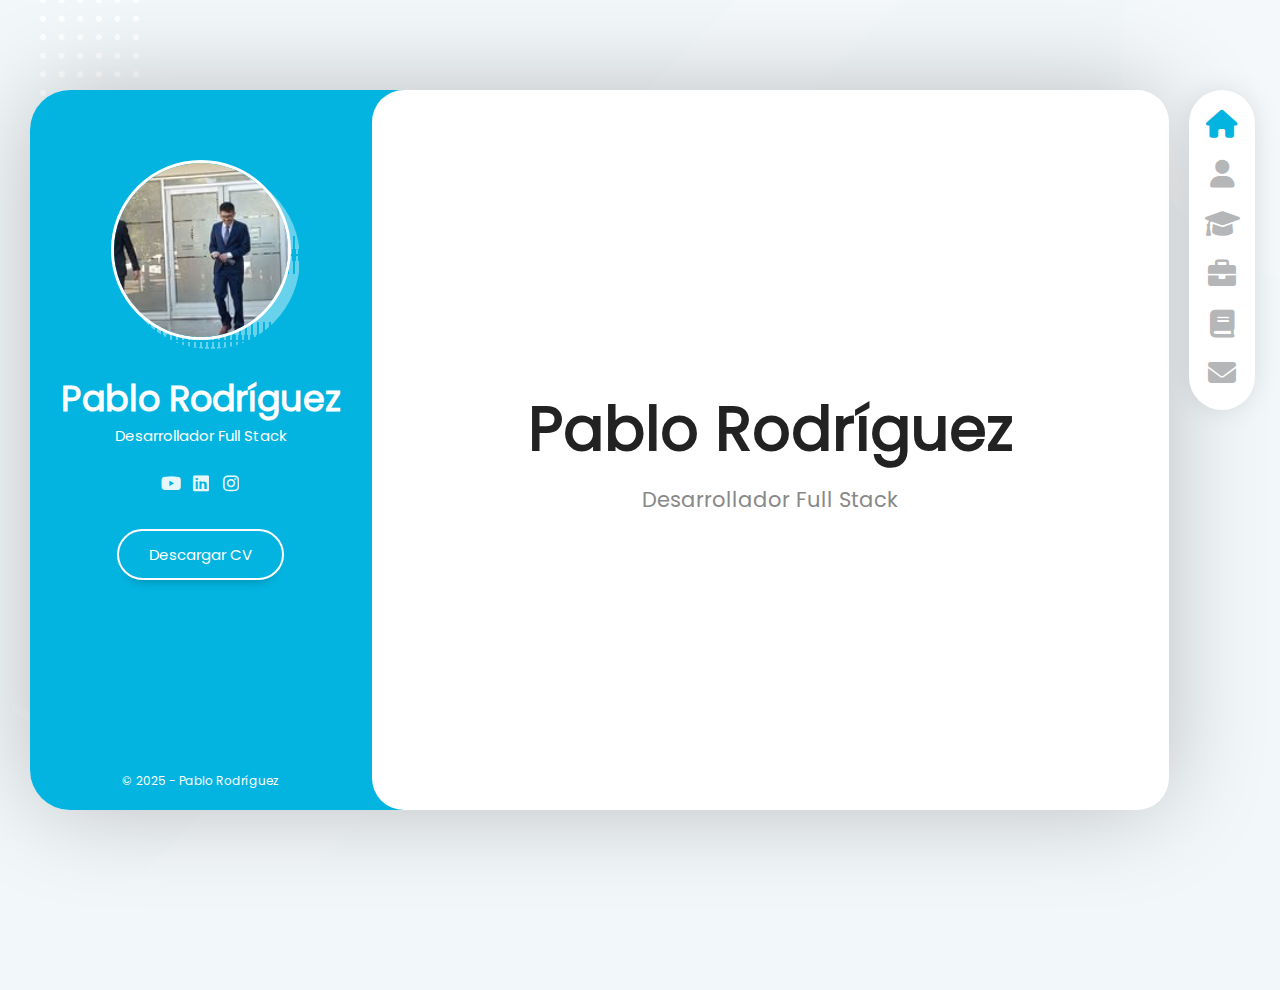
<file: index.html>
<!DOCTYPE html>
<html lang="es">
<head>
    <meta charset="UTF-8">
    <meta name="viewport" content="width=device-width, initial-scale=1.0, maximum-scale=1">
    <link rel="shortcut icon" href="./assets/img/logo.svg" type="image/x-icon">
    <title>Portafolio -  Pablo Rodríguez</title>

    <link rel="stylesheet" href="./assets/fonts/fontawesome-free-6.1.2-web/css/all.min.css">
    <link rel="stylesheet" href="./assets/fonts/poppins/poppins.css">
    <link rel="stylesheet" href="./assets/css/reset.css">
    <link rel="stylesheet" href="./assets/css/scroll.css">
    <link rel="stylesheet" href="./assets/css/styles.css">
    <link rel="stylesheet" href="./assets/css/responsive.css">
    



</head>

<body>
    <div class="layout">
        <aside class="layout__aside">
            <section class="aside__user-info">
                <div class="user-info__general">
                    <div class="user-info__container-image">
                        <img src="./assets/img/foto.jpg" alt="Imagen perfil de usuario" class="user-info__image">
                    </div>
                    <h2 class="user-info__name">Pablo Rodríguez</h2>
                    <h4 class="user-info__job">Desarrollador Full Stack</h4>
                </div>
                <!-- Navegación -->
                <nav class="layout__menu">
                    <ul class="menu__list">
                        <li class="menu__option">
                            <a href="index.html" class="menu__link menu__link--active">
                                <i class="menu__icon fa-solid fa-house"></i>
                                <span class="menu__overlay">
                                    Home
                                </span>
                            </a>
                        </li>
                        <li class="menu__option">
                            <a href="sobre-mi.html" class="menu__link">
                                <i class="menu__icon fa-solid fa-user"></i>
                                <span class="menu__overlay">
                                    Sobre Mí
                                </span>
                            </a>
                        </li>
                        <li class="menu__option">
                            <a href="estudios.html" class="menu__link">
                                <i class="menu__icon fa-solid fa-graduation-cap"></i>
                                <span class="menu__overlay">
                                    Estudios
                                </span>
                            </a>
                        </li>
                        <li class="menu__option">
                            <a href="portfolio.html" class="menu__link">
                                <i class="menu__icon fa-solid fa-briefcase"></i>
                                <span class="menu__overlay">
                                    Portafolio
                                </span>
                            </a>
                        </li>
                        <li class="menu__option">
                            <a href="blog.html" class="menu__link">
                                <i class="menu__icon fa-solid fa-book"></i>
                                <span class="menu__overlay">
                                    Blog
                                </span>
                            </a>
                        </li>
                        <li class="menu__option">
                            <a href="contact.html" class="menu__link">
                                <i class="menu__icon fa-solid fa-envelope"></i>
                                <span class="menu__overlay">
                                    Contacto
                                </span>
                            </a>
                        </li>
                    </ul>
                </nav>
                <!-- Redes Sociales -->
                <div class="user-info__links">
                    <ul class="links__social">
                        <li class="social__option">
                            <a href="https://www.youtube.com/@Jaycitom" class="social__link" >
                                <i class="social__icon fa-brands fa-youtube"></i>
                            </a>
                        </li>
                        <li class="social__option">
                            <a href="https://www.linkedin.com/in/jaycitom/" class="social__link">
                                <i class="social__icon fa-brands fa-linkedin">

                                </i>
                            </a>
                        </li>
                        <li class="social__option">
                            <a href="https://www.instagram.com/jaycitom/" class="social__link">
                                <i class="social__icon fa-brands fa-instagram">

                                </i>
                            </a>
                        </li>
                    </ul>
                </div>
                <!-- Botón Curriculum -->
                <div class="user-info__buttons">
                    <a href="#" class="user-info__btn"> Descargar CV</a>
                </div>
                <!-- Pie de Página -->
                <footer class="user-info__footer">
                    &copy; <a href="https://pablorodriguez-portfolio.netlify.app/">2025 - Pablo Rodríguez</a>
                </footer>
            </section>

        </aside>
        <!-- Menu responsive -->
            <div class="layout__menu-togle">
                <i class="menu-togle__icon fa-solid fa-bars"></i>
                <i class="menu-togle__icon fa-solid fa-xmark"></i>
            </div>

        <!-- Contenido Principal -->
        
        <main class="layout__content">
            <section class="content__page" >
                <h1 class="page__name">Pablo Rodríguez</h1>
                <h2 class="page__job">Desarrollador Full Stack</h2>
            </section>
        </main>
    </div>
    <script src="./assets/js/main.js"></script>
        <script src="./assets/js/menu.js" defer></script>
</body>
</html>
</file>
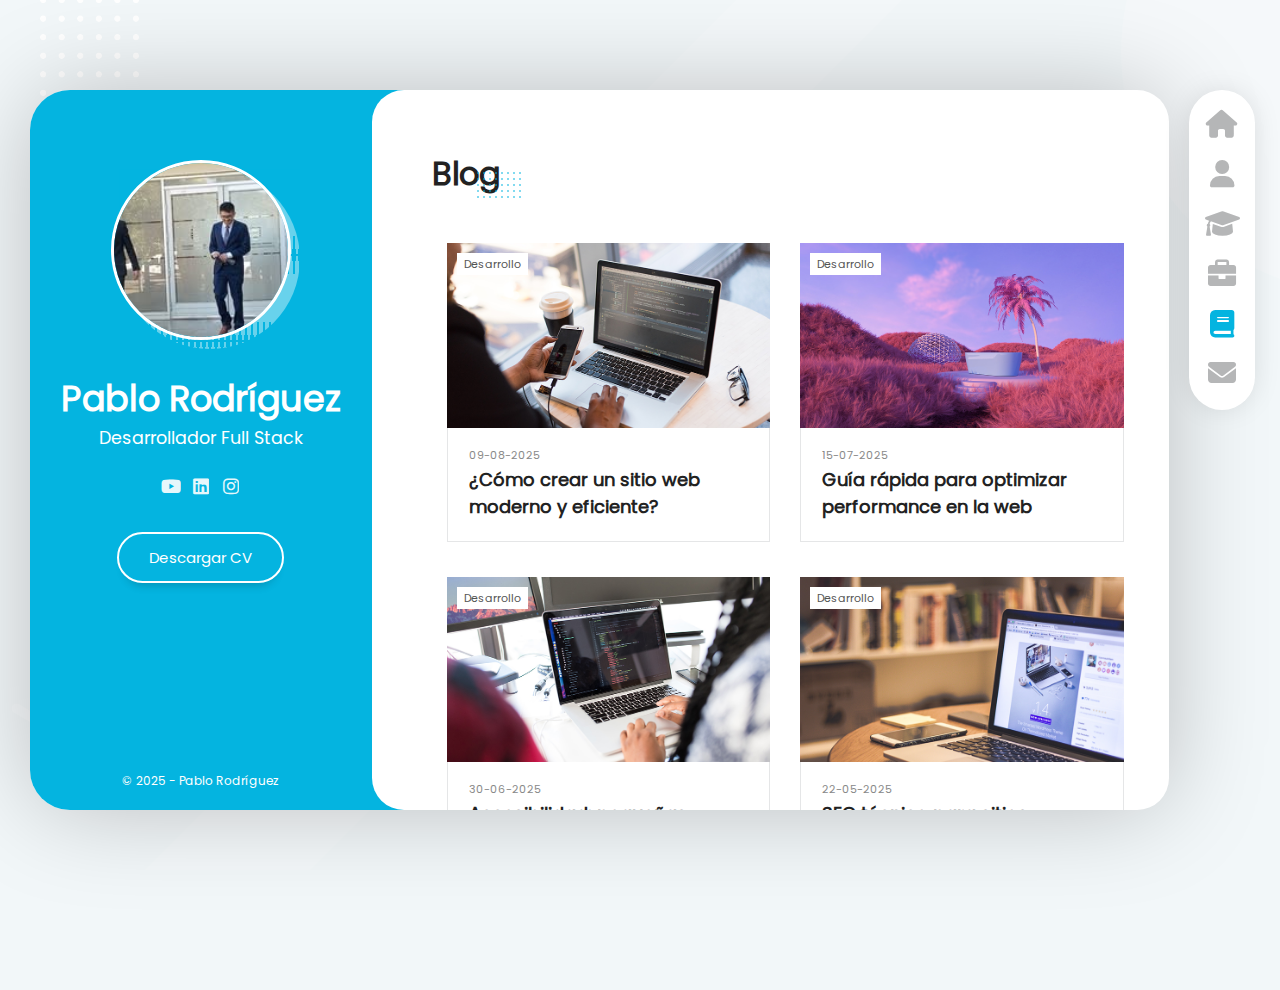
<file: blog.html>
<!DOCTYPE html>
<html lang="es">
<head>
    <meta charset="UTF-8">
    <meta name="viewport" content="width=device-width, initial-scale=1.0, maximum-scale=1">
    <link rel="shortcut icon" href="./assets/img/logo.svg" type="image/x-icon">
    <title>Portafolio -  Pablo Rodriguez</title>
    <link rel="stylesheet" href="./assets/fonts/fontawesome-free-6.1.2-web/css/all.min.css">
    <link rel="stylesheet" href="./assets/fonts/poppins/poppins.css">
    <link rel="stylesheet" href="./assets/css/reset.css">
    <link rel="stylesheet" href="./assets/css/scroll.css">
    <link rel="stylesheet" href="./assets/css/styles.css">
    <link rel="stylesheet" href="./assets/css/responsive.css">
</head>
<body>
    <div class="layout">
        <aside class="layout__aside">
            <section class="aside__user-info">
                <div class="user-info__general">
                    <div class="user-info__container-image">
                        <img src="./assets/img/foto.jpg" alt="Imagen perfil de usuario" class="user-info__image">
                    </div>
                    <h2 class="user-info__name">Pablo Rodríguez</h2>
                    <h3 class="user-info__job">Desarrollador Full Stack</h3>
                </div>
                <!-- Navegación -->
                <nav class="layout__menu">
                    <ul class="menu__list">
                        <li class="menu__option">
                            <a href="index.html" class="menu__link">
                                <i class="menu__icon fa-solid fa-house"></i>
                                <span class="menu__overlay">
                                    Home
                                </span>
                            </a>
                        </li>
                        <li class="menu__option">
                            <a href="sobre-mi.html" class="menu__link ">
                                <i class="menu__icon fa-solid fa-user"></i>
                                <span class="menu__overlay">
                                    Sobre Mí
                                </span>
                            </a>
                        </li>
                        <li class="menu__option">
                            <a href="estudios.html" class="menu__link ">
                                <i class="menu__icon fa-solid fa-graduation-cap"></i>
                                <span class="menu__overlay">
                                    Estudios
                                </span>
                            </a>
                        </li>
                        <li class="menu__option">
                            <a href="portfolio.html" class="menu__link ">
                                <i class="menu__icon fa-solid fa-briefcase"></i>
                                <span class="menu__overlay">
                                    Portafolio
                                </span>
                            </a>
                        </li>
                        <li class="menu__option">
                            <a href="blog.html" class="menu__link menu__link--active">
                                <i class="menu__icon fa-solid fa-book"></i>
                                <span class="menu__overlay">
                                    Blog
                                </span>
                            </a>
                        </li>
                        <li class="menu__option">
                            <a href="contact.html" class="menu__link">
                                <i class="menu__icon fa-solid fa-envelope"></i>
                                <span class="menu__overlay">
                                    Contacto
                                </span>
                            </a>
                        </li>
                    </ul>
                </nav>
                <!-- Redes Sociales -->
                <div class="user-info__links">
                    <ul class="links__social">
                        <li class="social__option">
                            <a href="https://www.youtube.com/@Jaycitom" class="social__link" >
                                <i class="social__icon fa-brands fa-youtube"></i>
                            </a>
                        </li>
                        <li class="social__option">
                            <a href="https://www.linkedin.com/in/jaycitom/" class="social__link">
                                <i class="social__icon fa-brands fa-linkedin">
                                </i>
                            </a>
                        </li>
                        <li class="social__option">
                            <a href="https://www.instagram.com/jaycitom/" class="social__link">
                                <i class="social__icon fa-brands fa-instagram">
                                </i>
                            </a>
                        </li>
                    </ul>
                </div>
                <!-- Botón Curriculum -->
                <div class="user-info__buttons">
                    <a href="#" class="user-info__btn"> Descargar CV</a>
                </div>
                <!-- Pie de Página -->
                <footer class="user-info__footer">
                    &copy; <a href="https://pablorodriguez-portfolio.netlify.app/">2025 - Pablo Rodríguez</a>
                </footer>
            </section>
        </aside>
                <!-- Menu responsive -->
            <div class="layout__menu-togle">
                <i class="menu-togle__icon fa-solid fa-bars"></i>
                <i class="menu-togle__icon fa-solid fa-xmark"></i>
            </div>

        <!-- Contenido Principal -->
        <main class="layout__content">
            <section class="content__page content__blog" >
                <header class="blog__header">
                    <h1 class="blog__title">Blog</h1>
                </header>
<section class="blog__articles" id="blogArticles"></section>

        <template id="post-card">
        <article class="articles__article">
            <div class="article__top">
            <div class="article__category" data-ref="category"></div>
            <a class="article__image-link" data-ref="link">
                <div class="article__mask">
                <img class="article__image" data-ref="image" src="" alt="" loading="lazy" decoding="async">
                </div>
                <div class="article__logo">
                <i class="article__icon fa-solid fa-book"></i>
                </div>
            </a>
            </div>
            <div class="article__bottom">
            <time class="article__date" data-ref="time" datetime=""></time>
            <a class="article__link" data-ref="link">
                <h2 class="article__title" data-ref="title"></h2>
            </a>
            </div>
        </article>
        </template>


        </main>
    </div>
    <script src="./assets/js/main.js"></script>
    <script src="./assets/js/filter.js"></script>
    <script src="./assets/js/menu.js" defer></script>
    <script src="./assets/js/posts.js"></script>
</body>
</html>
</file>
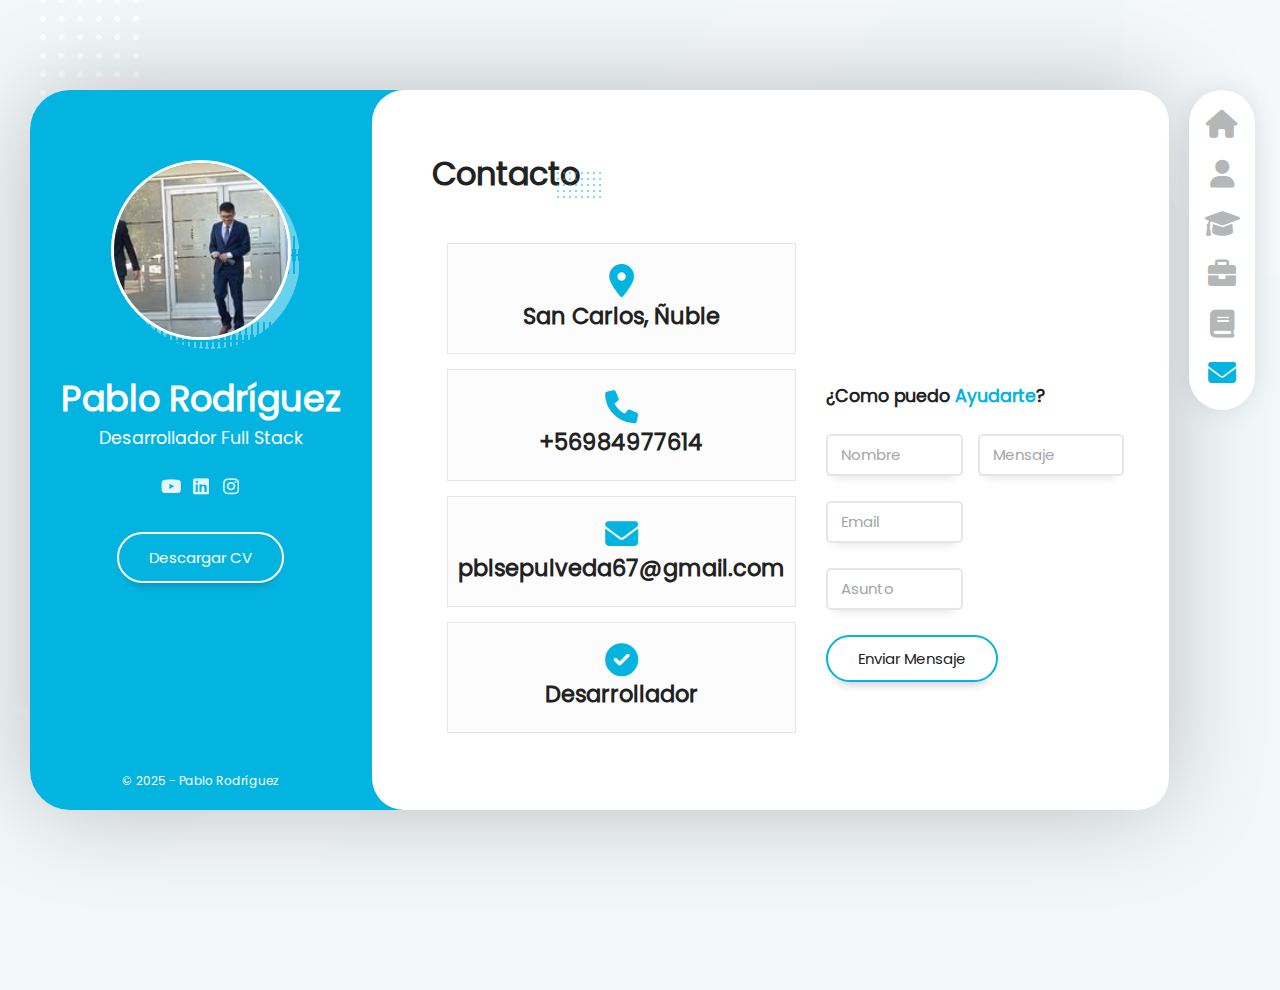
<file: contact.html>
<!DOCTYPE html>
<html lang="es">
<head>
    <meta charset="UTF-8">
    <meta name="viewport" content="width=device-width, initial-scale=1.0, maximum-scale=1">
    <link rel="shortcut icon" href="./assets/img/logo.svg" type="image/x-icon">
    <title>Portafolio -  Pablo Rodriguez</title>
    <link rel="stylesheet" href="./assets/fonts/fontawesome-free-6.1.2-web/css/all.min.css">
    <link rel="stylesheet" href="./assets/fonts/poppins/poppins.css">
    <link rel="stylesheet" href="./assets/css/reset.css">
    <link rel="stylesheet" href="./assets/css/scroll.css">
    <link rel="stylesheet" href="./assets/css/styles.css">
    <link rel="stylesheet" href="./assets/css/loader.css">
    <link rel="stylesheet" href="./assets/css/responsive.css">
</head>
<body>
    <div class="layout">
        <aside class="layout__aside">
            <section class="aside__user-info">
                <div class="user-info__general">
                    <div class="user-info__container-image">
                        <img src="./assets/img/foto.jpg" alt="Imagen perfil de usuario" class="user-info__image">
                    </div>
                    <h2 class="user-info__name">Pablo Rodríguez</h2>
                    <h3 class="user-info__job">Desarrollador Full Stack</h3>
                </div>
                <!-- Navegación -->
                <nav class="layout__menu">
                    <ul class="menu__list">
                        <li class="menu__option">
                            <a href="index.html" class="menu__link">
                                <i class="menu__icon fa-solid fa-house"></i>
                                <span class="menu__overlay">
                                    Home
                                </span>
                            </a>
                        </li>
                        <li class="menu__option">
                            <a href="sobre-mi.html" class="menu__link ">
                                <i class="menu__icon fa-solid fa-user"></i>
                                <span class="menu__overlay">
                                    Sobre Mí
                                </span>
                            </a>
                        </li>
                        <li class="menu__option">
                            <a href="estudios.html" class="menu__link ">
                                <i class="menu__icon fa-solid fa-graduation-cap"></i>
                                <span class="menu__overlay">
                                    Estudios
                                </span>
                            </a>
                        </li>
                        <li class="menu__option">
                            <a href="portfolio.html" class="menu__link ">
                                <i class="menu__icon fa-solid fa-briefcase"></i>
                                <span class="menu__overlay">
                                    Portafolio
                                </span>
                            </a>
                        </li>
                        <li class="menu__option">
                            <a href="blog.html" class="menu__link">
                                <i class="menu__icon fa-solid fa-book"></i>
                                <span class="menu__overlay">
                                    Blog
                                </span>
                            </a>
                        </li>
                        <li class="menu__option">
                            <a href="contact.html" class="menu__link menu__link--active">
                                <i class="menu__icon fa-solid fa-envelope"></i>
                                <span class="menu__overlay">
                                    Contacto
                                </span>
                            </a>
                        </li>
                    </ul>
                </nav>
                <!-- Redes Sociales -->
                <div class="user-info__links">
                    <ul class="links__social">
                        <li class="social__option">
                            <a href="https://www.youtube.com/@Jaycitom" class="social__link" >
                                <i class="social__icon fa-brands fa-youtube"></i>
                            </a>
                        </li>
                        <li class="social__option">
                            <a href="https://www.linkedin.com/in/jaycitom/" class="social__link">
                                <i class="social__icon fa-brands fa-linkedin">
                                </i>
                            </a>
                        </li>
                        <li class="social__option">
                            <a href="https://www.instagram.com/jaycitom/" class="social__link">
                                <i class="social__icon fa-brands fa-instagram">
                                </i>
                            </a>
                        </li>
                    </ul>
                </div>
                <!-- Botón Curriculum -->
                <div class="user-info__buttons">
                    <a href="#" class="user-info__btn"> Descargar CV</a>
                </div>
                <!-- Pie de Página -->
                <footer class="user-info__footer">
                    &copy; <a href="https://pablorodriguez-portfolio.netlify.app/">2025 - Pablo Rodríguez</a>
                </footer>
            </section>
        </aside>
                <!-- Menu responsive -->
            <div class="layout__menu-togle">
                <i class="menu-togle__icon fa-solid fa-bars"></i>
                <i class="menu-togle__icon fa-solid fa-xmark"></i>
            </div>

        <!-- Contenido Principal -->
        <main class="layout__content">
            <section class="content__page content__contact" >
                <header class="contact__header">
                    <h1 class="contact__title">Contacto</h1>
                </header>
                <div class="contact_container">
                    <section class="contact__info">
                        <div class="contact__data">
                            <i class="contact__icon fa-solid fa-location-dot"></i>
                            <h2 class="contact__subtitle">San Carlos, Ñuble</h2>
                        </div>
                        <div class="contact__data">
                            <i class="contact__icon fa-solid fa-phone"></i>
                            <h2 class="contact__subtitle">+56984977614</h2>
                        </div>
                        <div class="contact__data">
                            <i class="contact__icon fa-solid fa-envelope"></i>
                            <h2 class="contact__subtitle">pblsepulveda67@gmail.com</h2>
                        </div>
                        <div class="contact__data">
                            <i class="contact__icon fa-solid fa-circle-check"></i>
                            <h2 class="contact__subtitle">Desarrollador</h2>
                        </div>
                        
                        
                    </section>
                    <section class="contact__form-box">
                        <div class="contact__map" id="load-iframe-map">
                            <span class="loader"></span>
                        </div>
                        <header class="contact__form-header">
                            <h3 class="__subtitle">¿Como puedo <span class="title__color">Ayudarte</span>?</h3>
                        </header>
                        <form name="contact" method="POST" data-netlify="true" class="contact__form" netlify>
                        <!-- netlify necesita este hidden -->
                        <input type="hidden" name="form-name" value="contact" />

                        <div class="form__container">
                            <div class="form__left">
                            <div class="form__group">
                                <input type="text" class="form__input" id="name" name="name" required placeholder="Nombre">
                                <label for="name" class="form__label">Nombre</label>
                            </div>
                            <div class="form__group">
                                <input type="email" class="form__input" id="mail" name="email" required placeholder="Email">
                                <label for="mail" class="form__label">Email</label>
                            </div>
                            <div class="form__group">
                                <input type="text" class="form__input" id="subject" name="subject" required placeholder="Asunto">
                                <label for="subject" class="form__label">Asunto</label>
                            </div>
                            </div>
                            <div class="form__right">
                            <div class="form__group form__group--textarea">
                                <textarea class="form__input form__input--textarea" name="message" id="mensaje" placeholder="Mensaje" required></textarea>
                                <label for="mensaje" class="form__label">Mensaje</label>
                            </div>
                            </div>
                        </div>

                        <input type="submit" class="form__button" value="Enviar Mensaje">
                        </form>

                    </section>
                </div>
            </section>  
        </main>
    </div>
    <script src="./assets/js/main.js"></script>
    <script src="./assets/js/filter.js"></script>
    <script src="./assets/js/map.js" defer></script>
    <script src="./assets/js/contact.js"></script>
    <script src="./assets/js/menu.js" defer></script>
</body>
</html>
</file>
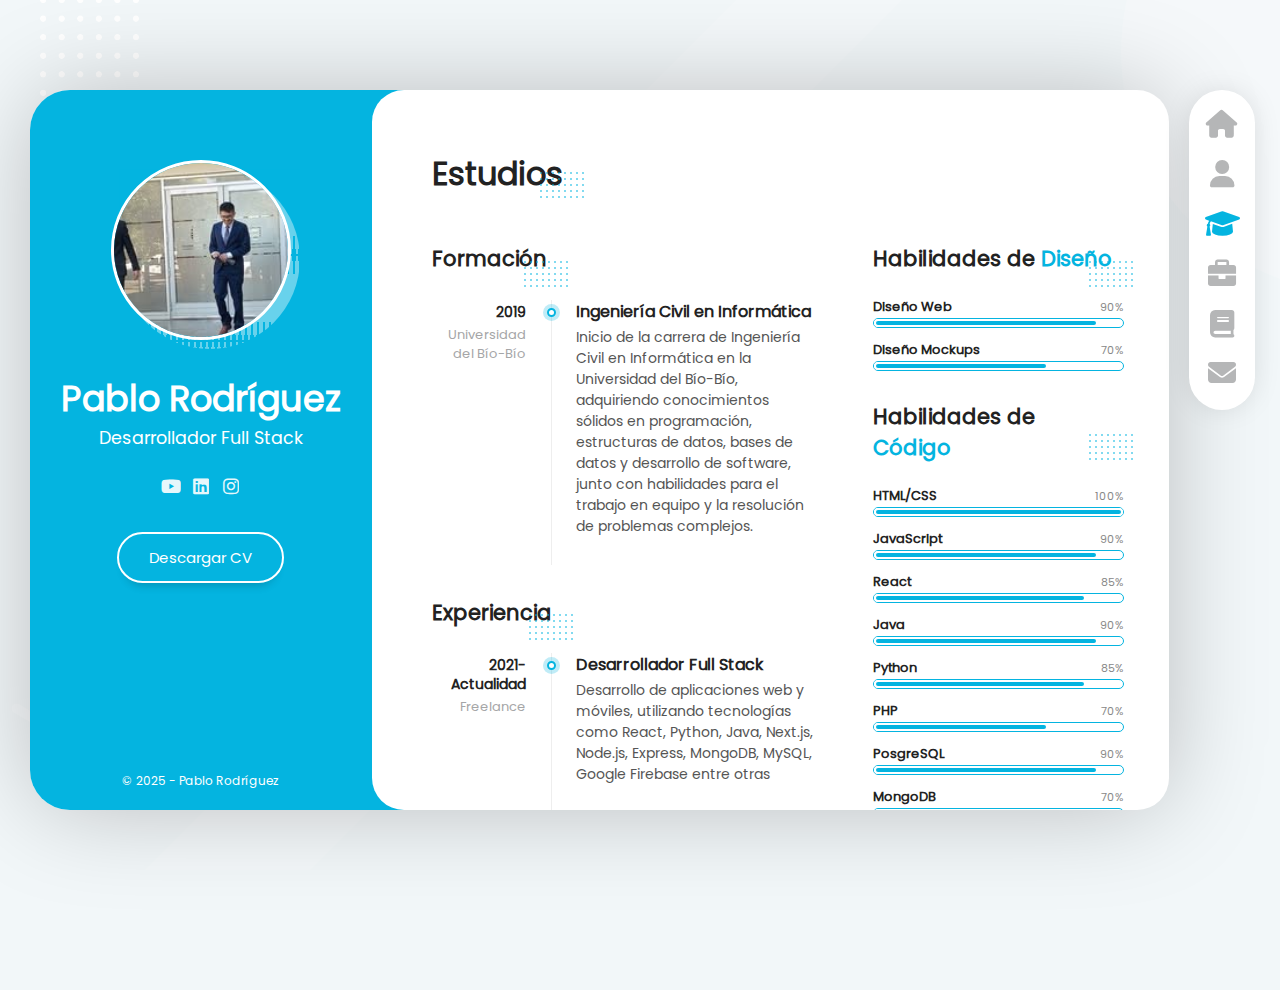
<file: estudios.html>
<!DOCTYPE html>
<html lang="es">
<head>
    <meta charset="UTF-8">
    <meta name="viewport" content="width=device-width, initial-scale=1.0, maximum-scale=1">
    <link rel="shortcut icon" href="./assets/img/logo.svg" type="image/x-icon">
    <title>Portafolio -  Pablo Rodriguez</title>
    <link rel="stylesheet" href="./assets/fonts/fontawesome-free-6.1.2-web/css/all.min.css">
    <link rel="stylesheet" href="./assets/fonts/poppins/poppins.css">
    <link rel="stylesheet" href="./assets/css/reset.css">
    <link rel="stylesheet" href="./assets/css/scroll.css">
    <link rel="stylesheet" href="./assets/css/styles.css">
    <link rel="stylesheet" href="./assets/css/responsive.css">
</head>
<body>
    <div class="layout">
        <aside class="layout__aside">
            <section class="aside__user-info">
                <div class="user-info__general">
                    <div class="user-info__container-image">
                        <img src="./assets/img/foto.jpg" alt="Imagen perfil de usuario" class="user-info__image">
                    </div>
                    <h2 class="user-info__name">Pablo Rodríguez</h2>
                    <h3 class="user-info__job">Desarrollador Full Stack</h3>
                </div>
                <!-- Navegación -->
                <nav class="layout__menu">
                    <ul class="menu__list">
                        <li class="menu__option">
                            <a href="index.html" class="menu__link">
                                <i class="menu__icon fa-solid fa-house"></i>
                                <span class="menu__overlay">
                                    Home
                                </span>
                            </a>
                        </li>
                        <li class="menu__option">
                            <a href="sobre-mi.html" class="menu__link ">
                                <i class="menu__icon fa-solid fa-user"></i>
                                <span class="menu__overlay">
                                    Sobre Mí
                                </span>
                            </a>
                        </li>
                        <li class="menu__option">
                            <a href="estudios.html" class="menu__link menu__link--active">
                                <i class="menu__icon fa-solid fa-graduation-cap"></i>
                                <span class="menu__overlay">
                                    Estudios
                                </span>
                            </a>
                        </li>
                        <li class="menu__option">
                            <a href="portfolio.html" class="menu__link">
                                <i class="menu__icon fa-solid fa-briefcase"></i>
                                <span class="menu__overlay">
                                    Portafolio
                                </span>
                            </a>
                        </li>
                        <li class="menu__option">
                            <a href="blog.html" class="menu__link">
                                <i class="menu__icon fa-solid fa-book"></i>
                                <span class="menu__overlay">
                                    Blog
                                </span>
                            </a>
                        </li>
                        <li class="menu__option">
                            <a href="contact.html" class="menu__link">
                                <i class="menu__icon fa-solid fa-envelope"></i>
                                <span class="menu__overlay">
                                    Contacto
                                </span>
                            </a>
                        </li>
                    </ul>
                </nav>
                <!-- Redes Sociales -->
                <div class="user-info__links">
                    <ul class="links__social">
                        <li class="social__option">
                            <a href="https://www.youtube.com/@Jaycitom" class="social__link" >
                                <i class="social__icon fa-brands fa-youtube"></i>
                            </a>
                        </li>
                        <li class="social__option">
                            <a href="https://www.linkedin.com/in/jaycitom/" class="social__link">
                                <i class="social__icon fa-brands fa-linkedin">
                                </i>
                            </a>
                        </li>
                        <li class="social__option">
                            <a href="https://www.instagram.com/jaycitom/" class="social__link">
                                <i class="social__icon fa-brands fa-instagram">
                                </i>
                            </a>
                        </li>
                    </ul>
                </div>
                <!-- Botón Curriculum -->
                <div class="user-info__buttons">
                    <a href="#" class="user-info__btn"> Descargar CV</a>
                </div>
                <!-- Pie de Página -->
                <footer class="user-info__footer">
                    &copy; <a href="https://pablorodriguez-portfolio.netlify.app/">2025 - Pablo Rodríguez</a>
                </footer>
            </section>
        </aside>
                <!-- Menu responsive -->
            <div class="layout__menu-togle">
                <i class="menu-togle__icon fa-solid fa-bars"></i>
                <i class="menu-togle__icon fa-solid fa-xmark"></i>
            </div>

        <!-- Contenido Principal -->
        <main class="layout__content">
            <section class="content__page content__resume" >
                <header class="resume__header">
                    <h1 class="resume__title">Estudios</h1>
                </header>
                <div class="resume__container">
                    <section class="resume__left">
                        <header class="resume__subheader">
                            <h2 class="resume__subtitle">Formación</h2>
                        </header>
                        <div class="resume__timelines">
                            <article class="timelines__timeline">
                                <header class="timeline__header">
                                    <h3 class="timeline__year">
                                        2019
                                    </h3>
                                    <span class="timeline__company">Universidad del Bío-Bío</span>
                                </header>
                                <div class="timeline__divider">
                                </div>
                                <div class="timeline__description">
                                    <h3 class="timeline__title">
                                        Ingeniería Civil en Informática
                                    </h3>
                                    <p class="timeline__text">
                                        Inicio de la carrera de Ingeniería Civil en Informática en la Universidad del Bío-Bío, adquiriendo conocimientos sólidos en programación, estructuras de datos, bases de datos y desarrollo de software, junto con habilidades para el trabajo en equipo y la resolución de problemas complejos.
                                    </p>
                                </div>
                            </article>
                        </div>
                        <header class="resume__subheader">
                            <h2 class="resume__subtitle">Experiencia</h2>
                        </header>
                        <div class="resume__timelines">
                            <article class="timelines__timeline">
                                <header class="timeline__header">
                                    <h3 class="timeline__year">
                                        2021-Actualidad
                                    </h3>
                                    <span class="timeline__company">Freelance</span>
                                </header>
                                <div class="timeline__divider">
                                </div>
                                <div class="timeline__description">
                                    <h3 class="timeline__title">
                                        Desarrollador Full Stack
                                    </h3>
                                    <p class="timeline__text">
                                        Desarrollo de aplicaciones web y móviles, utilizando tecnologías como React, Python, Java, Next.js, Node.js, Express, MongoDB, MySQL, Google Firebase entre otras
                                    </p>
                                </div>
                            </article>
                            <article class="timelines__timeline">
                                <header class="timeline__header">
                                    <h3 class="timeline__year">
                                        2024-Actualidad
                                    </h3>
                                    <span class="timeline__company">JoshProduciendo</span>
                                </header>
                                <div class="timeline__divider">
                                </div>
                                <div class="timeline__description">
                                    <h3 class="timeline__title">
                                        Desarrollador Full Stack
                                    </h3>
                                    <p class="timeline__text">
                                        Desarrollo de una página web E-Commerce para productor musical ganador de un grammy latino. luego del lanzamiento de la página, se me asigno la mantención y actualización de la misma.
                                    </p>
                                </div>
                            </article>
                            <article class="timelines__timeline">
                                <header class="timeline__header">
                                    <h3 class="timeline__year">
                                        2022-2024
                                    </h3>
                                    <span class="timeline__company">Universidad del Bío-Bío</span>
                                </header>
                                <div class="timeline__divider">
                                </div>
                                <div class="timeline__description">
                                    <h3 class="timeline__title">
                                        Desarrollador Full Stack
                                    </h3>
                                    <p class="timeline__text">
                                        Parte de un equipo multidisiplinario, desarrollando programas para facilitar la investigación y realización de una RSL orientada al estudio de la efectividad de cursos online y el diseño de un boceto de estos.Unico miembro de un equipo de desarrollo, encargado de la creación de la mantención de la página web de la RUPI (red universitaria por la infancia).
                                    </p>
                                </div>
                            </article>
                        </div>
                    </section>
                    <section class="resume__right">
                        <header class="resume__subheader">
                            <h2 class="resume__subtitle">Habilidades de <span class="subtitle__color">Diseño</span> </h2>
                        </header>
                            <div class="resume__skills">
                                <article class="skills__title">
                                    <h4 class="skills__text">Diseño Web</h4>
                                    <span class="skills__number">90%</span>
                                </article>
                                <div class="skills__progressbar">
                                    <div class="skills__percentage skills__percentage--1">
                                    </div>
                                </div>
                                <article class="skills__title">
                                    <h4 class="skills__text">Diseño Mockups</h4>
                                    <span class="skills__number">70%</span>
                                </article>
                                <div class="skills__progressbar">
                                    <div class="skills__percentage skills__percentage--2">
                                        
                                    </div>
                                </div>
                            </div>
                        <header class="resume__subheader">
                            <h2 class="resume__subtitle">Habilidades de <span class="subtitle__color">Código</span> </h2>
                        </header>
                            <div class="resume__skills">
                                <article class="skills__title">
                                    <h4 class="skills__text">HTML/CSS</h4>
                                    <span class="skills__number">100%</span>
                                </article>
                                <div class="skills__progressbar">
                                    <div class="skills__percentage skills__percentage--3">
                                        
                                    </div>
                                </div>
                                <article class="skills__title">
                                    <h4 class="skills__text">JavaScript</h4>
                                    <span class="skills__number">90%</span>
                                </article>
                                <div class="skills__progressbar">
                                    <div class="skills__percentage skills__percentage--4">
                                        
                                    </div>
                                </div>
                                <article class="skills__title">
                                    <h4 class="skills__text">React</h4>
                                    <span class="skills__number">85%</span>
                                </article>
                                <div class="skills__progressbar">
                                    <div class="skills__percentage skills__percentage--5">
                                        
                                    </div>
                                </div>
                                <article class="skills__title">
                                    <h4 class="skills__text">Java</h4>
                                    <span class="skills__number">90%</span>
                                </article>
                                <div class="skills__progressbar">
                                    <div class="skills__percentage skills__percentage--6">
                                        
                                    </div>
                                </div>
                                <article class="skills__title">
                                    <h4 class="skills__text">Python</h4>
                                    <span class="skills__number">85%</span>
                                </article>
                                <div class="skills__progressbar">
                                    <div class="skills__percentage skills__percentage--7">
                                        
                                    </div>
                                </div>
                                <article class="skills__title">
                                    <h4 class="skills__text">PHP</h4>
                                    <span class="skills__number">70%</span>
                                </article>
                                <div class="skills__progressbar">
                                    <div class="skills__percentage skills__percentage--8">
                                        
                                    </div>
                                </div>
                                <article class="skills__title">
                                    <h4 class="skills__text">PosgreSQL</h4>
                                    <span class="skills__number">90%</span>
                                </article>
                                <div class="skills__progressbar">
                                    <div class="skills__percentage skills__percentage--9">
                                        
                                    </div>
                                </div>
                                <article class="skills__title">
                                    <h4 class="skills__text">MongoDB</h4>
                                    <span class="skills__number">70%</span>
                                </article>
                                <div class="skills__progressbar">
                                    <div class="skills__percentage skills__percentage--10">
                                        
                                    </div>
                                </div>
                            </div>
                        <header class="resume__subheader">
                            <h2 class="resume__subtitle">Áreas de <span class="subtitle__color">Conocimiento</span> </h2>
                        </header>
                        <div class="resume__knowledges">
                            <ul class="knowledges__list">
                                <li class="knowledges__option">Programación</li>
                                <li class="knowledges__option">Desarrollo Web</li>
                                <li class="knowledges__option">Producción Musical y Diseño de Sónido</li>
                                <li class="knowledges__option">Comunicación Y Arquetipos</li>
                            </ul>

                        </div>
                    </section>

                </div>
                <div class="resume__certificates">
                    <header class="resume__subheader">
                        <h2 class="resume__subtitle">
                            Certificados
                        </h2>
                    </header>
                    <section class="certificates__container">
                        <article class="certificates__certificate">
                            <div class="certificate__logo">
                                <img src="./assets/img/certificado-1.png" class="certificates__image" alt="">
                            </div>
                            <div class="certificates__content">
                                <h4 class="certificate__title">Master</h4>
                                <span class="certificate__id" >ID VERIFICACION: XXX XXXX XXXX </span>
                                <span class="certificate__date">junio 2024</span>
                            </div>
                        </article>
                        <article class="certificates__certificate">
                            <div class="certificate__logo">
                                <img src="./assets/img/hm-img.jpg" style="color:black" class="certificates__image" alt="">
                            </div>
                            <div class="certificates__content">
                                <h4 class="certificate__title">Master</h4>
                                <span class="certificate__id" >ID VERIFICACION: XXX XXXX XXXX </span>
                                <span class="certificate__date">junio 2024</span>
                            </div>
                        </article>
                    </section>
                </div>
            </section>
        </main>
    </div>
    <script src="./assets/js/main.js"></script>
    <script src="./assets/js/menu.js" defer></script>
</body>
</html>
</file>
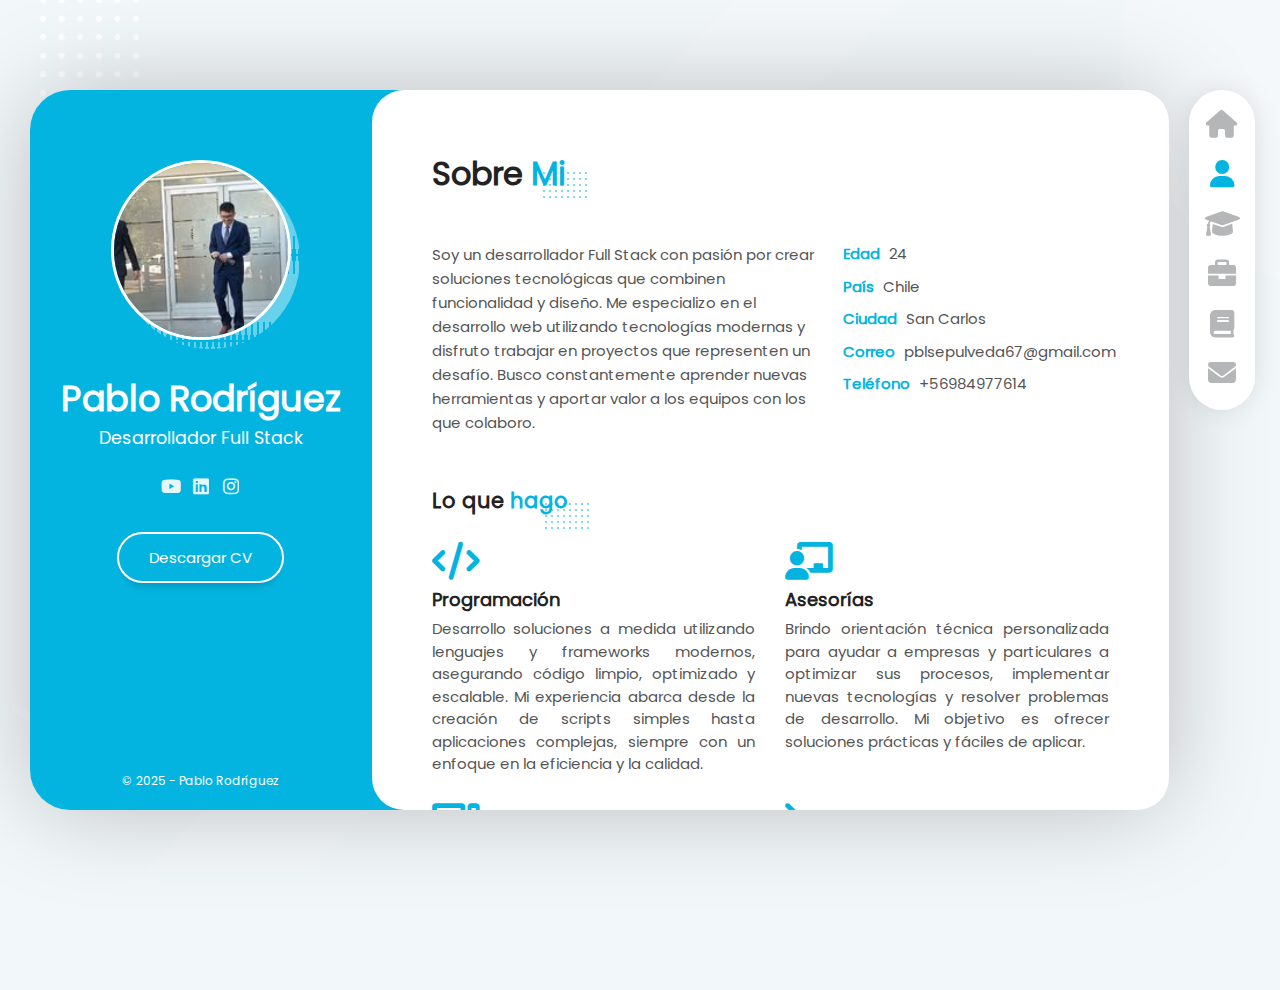
<file: sobre-mi.html>
<!DOCTYPE html>
<html lang="es">
<head>
    <meta charset="UTF-8">
    <meta name="viewport" content="width=device-width, initial-scale=1.0, maximum-scale=1">
    <link rel="shortcut icon" href="./assets/img/logo.svg" type="image/x-icon">
    <title>Portafolio -  Pablo Rodriguez</title>

    <link rel="stylesheet" href="./assets/fonts/fontawesome-free-6.1.2-web/css/all.min.css">
    <link rel="stylesheet" href="./assets/fonts/poppins/poppins.css">
    <link rel="stylesheet" href="./assets/css/reset.css">
    <link rel="stylesheet" href="./assets/css/scroll.css">
    <link rel="stylesheet" href="./assets/css/styles.css">
    <link rel="stylesheet" href="./assets/css/responsive.css">
    



</head>
<body>
    <div class="layout">
        <aside class="layout__aside">
            <section class="aside__user-info">
                <div class="user-info__general">
                    <div class="user-info__container-image">
                        <img src="./assets/img/foto.jpg" alt="Imagen perfil de usuario" class="user-info__image">
                    </div>
                    <h2 class="user-info__name">Pablo Rodríguez</h2>
                    <h3 class="user-info__job">Desarrollador Full Stack</h3>
                </div>
                <!-- Navegación -->
                <nav class="layout__menu">
                    <ul class="menu__list">
                        <li class="menu__option">
                            <a href="index.html" class="menu__link">
                                <i class="menu__icon fa-solid fa-house"></i>
                                <span class="menu__overlay">
                                    Home
                                </span>
                            </a>
                        </li>
                        <li class="menu__option">
                            <a href="sobre-mi.html" class="menu__link menu__link--active">
                                <i class="menu__icon fa-solid fa-user"></i>
                                <span class="menu__overlay">
                                    Sobre Mí
                                </span>
                            </a>
                        </li>
                        <li class="menu__option">
                            <a href="estudios.html" class="menu__link">
                                <i class="menu__icon fa-solid fa-graduation-cap"></i>
                                <span class="menu__overlay">
                                    Estudios
                                </span>
                            </a>
                        </li>
                        <li class="menu__option">
                            <a href="portfolio.html" class="menu__link">
                                <i class="menu__icon fa-solid fa-briefcase"></i>
                                <span class="menu__overlay">
                                    Portafolio
                                </span>
                            </a>
                        </li>
                        <li class="menu__option">
                            <a href="blog.html" class="menu__link">
                                <i class="menu__icon fa-solid fa-book"></i>
                                <span class="menu__overlay">
                                    Blog
                                </span>
                            </a>
                        </li>
                        <li class="menu__option">
                            <a href="contact.html" class="menu__link">
                                <i class="menu__icon fa-solid fa-envelope"></i>
                                <span class="menu__overlay">
                                    Contacto
                                </span>
                            </a>
                        </li>
                    </ul>
                </nav>
                <!-- Redes Sociales -->
                <div class="user-info__links">
                    <ul class="links__social">
                        <li class="social__option">
                            <a href="https://www.youtube.com/@Jaycitom" class="social__link" >
                                <i class="social__icon fa-brands fa-youtube"></i>
                            </a>
                        </li>
                        <li class="social__option">
                            <a href="https://www.linkedin.com/in/jaycitom/" class="social__link">
                                <i class="social__icon fa-brands fa-linkedin">

                                </i>
                            </a>
                        </li>
                        <li class="social__option">
                            <a href="https://www.instagram.com/jaycitom/" class="social__link">
                                <i class="social__icon fa-brands fa-instagram">

                                </i>
                            </a>
                        </li>
                    </ul>
                </div>
                <!-- Botón Curriculum -->
                <div class="user-info__buttons">
                    <a href="#" class="user-info__btn"> Descargar CV</a>
                </div>
                <!-- Pie de Página -->
                <footer class="user-info__footer">
                    &copy; <a href="https://pablorodriguez-portfolio.netlify.app/">2025 - Pablo Rodríguez</a>
                </footer>
            </section>

        </aside>
                <!-- Menu responsive -->
            <div class="layout__menu-togle">
                <i class="menu-togle__icon fa-solid fa-bars"></i>
                <i class="menu-togle__icon fa-solid fa-xmark"></i>
            </div>


        <!-- Contenido Principal -->
        <main class="layout__content">
            <section class="content__page content__about" >
                <header class="about__header">
                    <h1 class="about__title">Sobre <span class="title__color">Mi</span> </h1>
                </header>
                <section class="about__personal-info">
                    <article class="personal-info__bio">
                        <p class="personal-info__description">
                            Soy un desarrollador Full Stack con pasión por crear soluciones tecnológicas que combinen funcionalidad y diseño. Me especializo en el desarrollo web utilizando tecnologías modernas y disfruto trabajar en proyectos que representen un desafío. Busco constantemente aprender nuevas herramientas y aportar valor a los equipos con los que colaboro.
                        </p>
                    </article>
                    <div class="personal-info__data">
                        <ul class="personal-info__list">
                            <li class="personal-info__option">
                                <span class="personal-info__title">Edad</span>
                                <span class="personal-info__value">24</span>
                            </li>
                            <li class="personal-info__option">
                                <span class="personal-info__title">País</span>
                                <span class="personal-info__value">Chile</span>
                            </li>
                            <li class="personal-info__option">
                                <span class="personal-info__title">Ciudad</span>
                                <span class="personal-info__value">San Carlos</span>
                            </li>
                            <li class="personal-info__option">
                                <span class="personal-info__title">Correo</span>
                                <span class="personal-info__value">pblsepulveda67@gmail.com</span>
                            </li>
                            <li class="personal-info__option">
                                <span class="personal-info__title">Teléfono</span>
                                <span class="personal-info__value">+56984977614</span>
                            </li>
                        </ul>

                    </div>
            </section>
                <section class="about__services">
                    <div class="services__header">
                        <h2 class="services__title">
                            Lo que <span class="title__color">hago</span>
                        </h2>
                    </div>
                    <div class="services__container">
                    <article class="services__service">
                        <div class="service__icon">
                            <i class="service__real-icon fa-solid fa-code"></i>
                            <div class="sevice__content">
                                <h3 class="service__title">
                                    Programación
                                </h3>
                                <p class="service__description">Desarrollo soluciones a medida utilizando lenguajes y frameworks modernos, asegurando código limpio, optimizado y escalable. Mi experiencia abarca desde la creación de scripts simples hasta aplicaciones complejas, siempre con un enfoque en la eficiencia y la calidad.</p>
                            </div>
                        </div>
                    </article>
                                        <article class="services__service">
                        <div class="service__icon">
                            <i class="service__real-icon fa-solid fa-chalkboard-user"></i>
                            <div class="sevice__content">
                                <h3 class="service__title">
                                    Asesorías
                                </h3>
                                <p class="service__description">Brindo orientación técnica personalizada para ayudar a empresas y particulares a optimizar sus procesos, implementar nuevas tecnologías y resolver problemas de desarrollo. Mi objetivo es ofrecer soluciones prácticas y fáciles de aplicar.</p>
                            </div>
                        </div>
                    </article>
                                        <article class="services__service">
                        <div class="service__icon">
                            <i class="service__real-icon fa-solid fa-computer"></i>
                            <div class="sevice__content">
                                <h3 class="service__title">
                                    Desarrollo Web
                                </h3>
                                <p class="service__description">Diseño y construyo sitios y aplicaciones web atractivas, funcionales y adaptadas a cualquier dispositivo. Utilizo las últimas tecnologías front-end y back-end para garantizar una experiencia de usuario fluida y un rendimiento óptimo.</p>
                            </div>
                        </div>
                    </article>
                                        <article class="services__service">
                        <div class="service__icon">
                            <i class="service__real-icon fa-solid fa-terminal"></i>
                            <div class="sevice__content">
                                <h3 class="service__title">
                                    Administración de Sistemas
                                </h3>
                                <p class="service__description">Gestiono servidores y entornos de desarrollo, asegurando su correcto funcionamiento, seguridad y disponibilidad. Me encargo de la configuración, monitoreo y mantenimiento para prevenir fallos y optimizar recursos.</p>
                            </div>
                        </div>
                    </article>
                </div>
                </section>
                <section class="about__reviews">
                    <header class="reviews__header">
                        <h2 class="reviews__title">Reseñas</h2>
                    </header>
                    <div class="reviews__container">
                        <article class="reviews__review">
                            <div class="review__image-container">
                                <img src="./assets/img/josh.jpg" class="review__image" alt="Cliente">
                            </div>
                            <div class="review__description">
                                <p class="review_text">He colaborado con Jaycito (Pablo) en proyectos para JoshProduciendo, donde ha demostrado gran creatividad y habilidades técnicas en el desarrollo de soluciones a medida. Su capacidad para adaptarse a las necesidades del proyecto y aportar ideas innovadoras ha sido fundamental para lograr resultados de calidad.
                                </p>
                                <div class="review__author">
                                    <div class="review__author-info">
                                        <h3 class="review__name">Josh Berríos</h3>
                                        <h4 class="review__company">JoshProduciendo</h4>
                                    </div>
                                    <div class="review__author-icon">
                                        <i class="review__icon fa-solid fa-quote-right"></i>
                                    </div>
                                </div>
                            </div>
                        </article>
                        <article class="reviews__review">
                            <div class="review__image-container">
                                <img src="./assets/img/felipe.PNG" class="review__image" alt="Cliente">
                            </div>
                            <div class="review__description">
                                <p class="review_text">
                                    He trabajado con Pablo en asesorías para Reciclados Miramar, donde su aporte técnico y compromiso fueron clave para el éxito de los proyectos. Además, he tenido la oportunidad de asesorarlo en otras áreas, lo que me ha permitido conocer de cerca su capacidad de aprendizaje y dedicación.
                                </p>
                                <div class="review__author">
                                    <div class="review__author-info">
                                        <h3 class="review__name">Felipe Salinas</h3>
                                        <h4 class="review__company">Reciclados Miramar</h4>
                                    </div>
                                    <div class="review__author-icon">
                                        <i class="review__icon fa-solid fa-quote-right"></i>
                                    </div>
                                </div>
                            </div>
                        </article>
                    </div>
                </section>
                <section class="about__clients">
                    <header class="clients__header">
                        <h2 class="clients__title">Clientes y proyectos</h2>
                    </header>
                    <div class="clients__container">
                        <article class="clients__item">
                            <a href="https://www.rivasybelmar.cl/" class="clients__link">
                                <img src="./assets/img/logo_rivas_belmar2 (1).png" class="clients__image" alt="logo cliente">
                            </a>
                        </article>
                            <article class="clients__item">
                            <a href="https://joshproduciendo.com/" class="clients__link">
                                <img src="./assets/img/LOGO NEGRO (1).png" class="clients__image logo-josh" alt="logo cliente">
                            </a>
                        </article>
                            <article class="clients__item">
                            <a href="https://www.ubiobio.cl/w/" class="clients__link">
                                <img src="./assets/img/escudo-ubb.png" class="clients__image logo-ubb" alt="logo cliente">
                            </a>
                        </article>
                        <article class="clients__item">
                            <a href="https://farmacias-de-turno-jaycitom.netlify.app/" class="clients__link">
                                <img src="./assets/img/farm.png" class="clients__image logo-farm" alt="logo cliente">
                            </a>
                        <!--                        </article>
                                                <article class="clients__item">
                            <a href="#" class="clients__link">
                                <img src="./assets/img/cliente-5.png" class="clients__image" alt="logo cliente">
                            </a>
                        </article> -->

                    </div>
                </section>
                <section class="about__prices">
                    <header class="prices__header">
                        <h2 class="prices__title">Precios</h2>
                    </header>
                    <div class="prices__container">
                        <article class="prices__box">
                            <div class="prices__subtitle">
                                <span class="prices__text">Normal</span>
                            </div>
                            <div class="prices__price">
                                <span class="prices__number">$20</span>
                                <small class="prices__advice">Al mes</small>
                            </div>
                            <div class="prices__buy">
                                <a href="#" class="prices__btn">
                                    prueba gratis
                                </a>
                            </div>
                            <div class="prices__reward">
                                Página web estática
                            </div>
                        </article>
                        <article class="prices__box">
                            <div class="prices__subtitle">
                                <span class="prices__text">Premium</span>
                            </div>
                            <div class="prices__price">
                                <span class="prices__number">$50</span>
                                <small class="prices__advice">Al mes</small>
                            </div>
                            <div class="prices__buy">
                                <a href="#" class="prices__btn">
                                    prueba gratis
                                </a>
                            </div>
                            <div class="prices__reward">
                                Página web dinámica
                            </div>
                        </article>
                    </div>
                </section>
                <section class="about__extra">
                    <header class="extra__header">
                        <h2 class="extra__title">Información <span class="title__color">Extra</span></h2>
                    </header>
                    <div class="extra__container">
                        <article class="extra__info">
                            <i class="fa-solid fa-heart extra__icon"> </i>

                            <h4 class="extra__subtitle">Usuarios</h4>
                            <span class="extra__quantity">10000</span>
                        </article>
                        <article class="extra__info">
                            <i class="fa-solid fa-dollar-sign extra__icon"></i>
                            <h4 class="extra__subtitle">Ventas</h4>
                            <span class="extra__quantity">50000</span>
                        </article>
                        <article class="extra__info">
                            <i class="fa-solid fa-users extra__icon"></i>
                            <h4 class="extra__subtitle">Clientes</h4>
                            <span class="extra__quantity">10</span>
                        </article>
                    </div>
                </section>
            </section>
        </main>
    </div>
    <script src="./assets/js/main.js"></script>
        <script src="./assets/js/menu.js" defer></script>
</body>
</html>
</file>
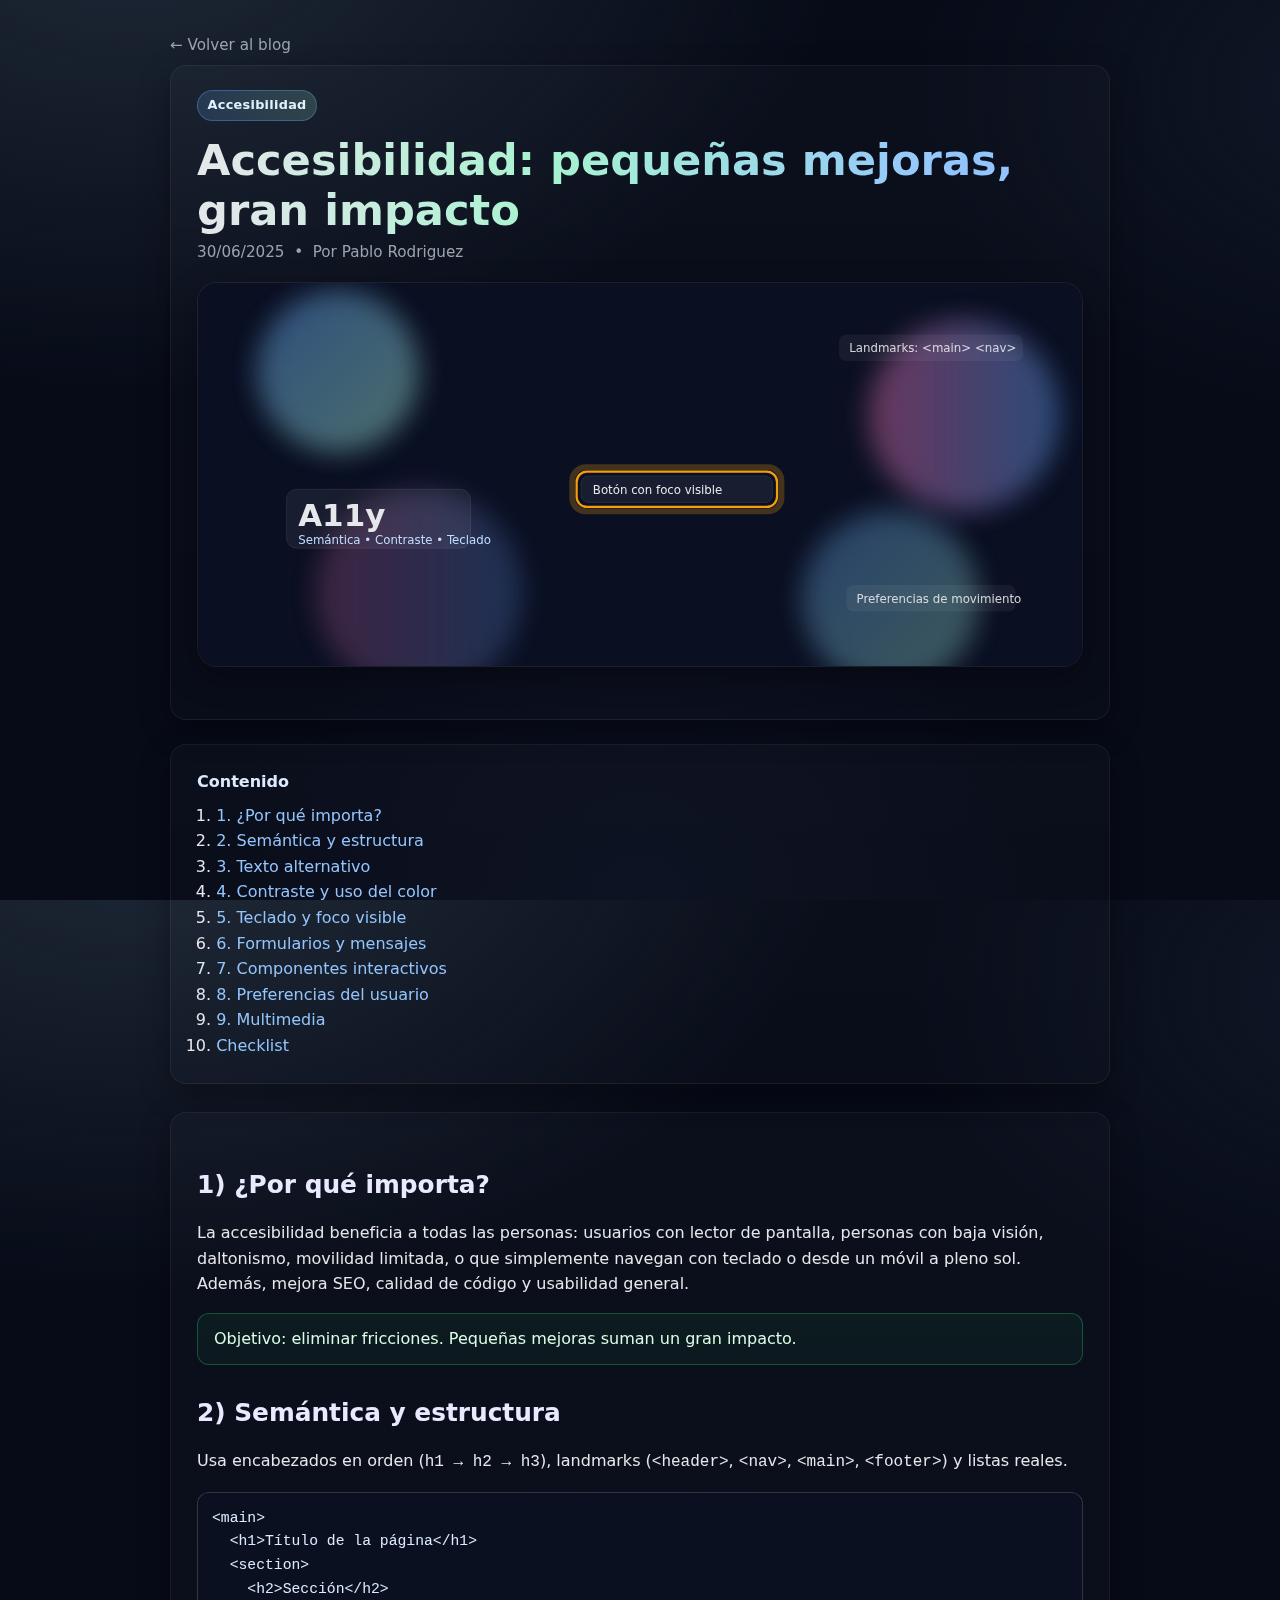
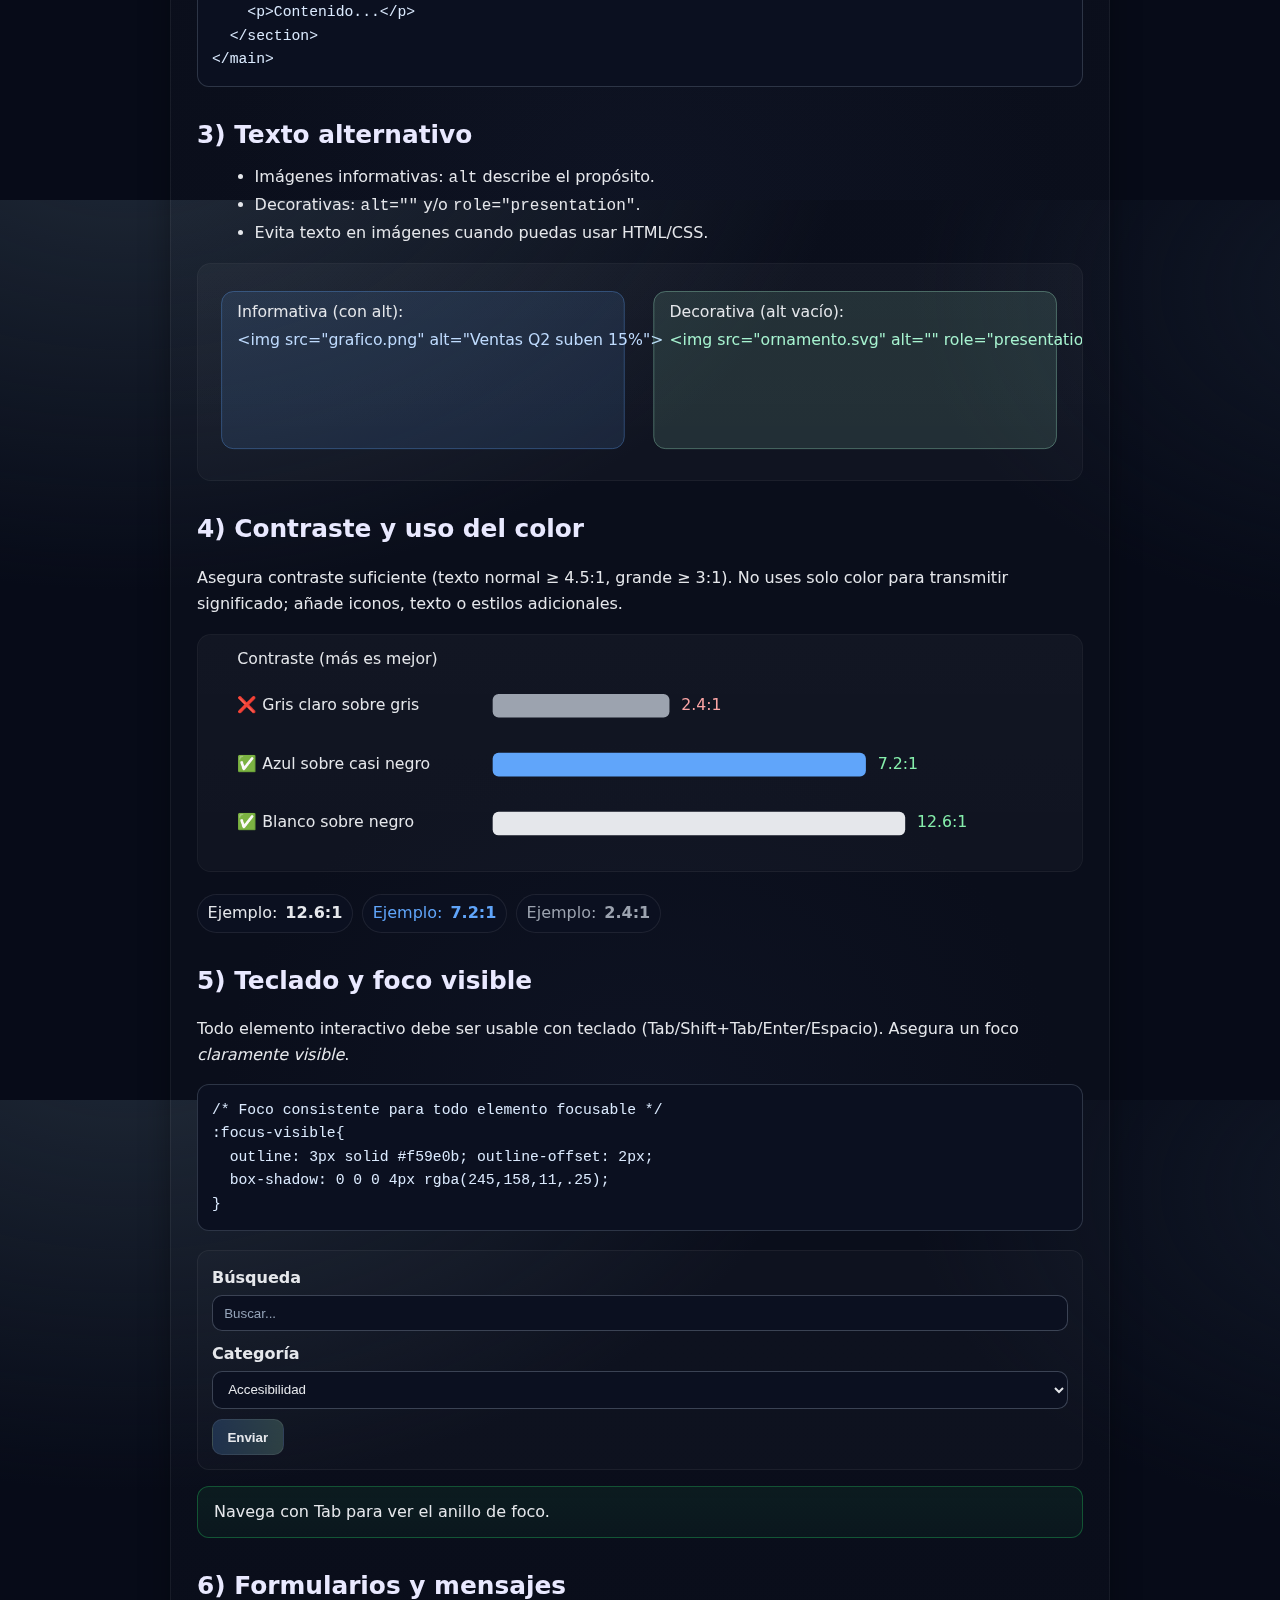
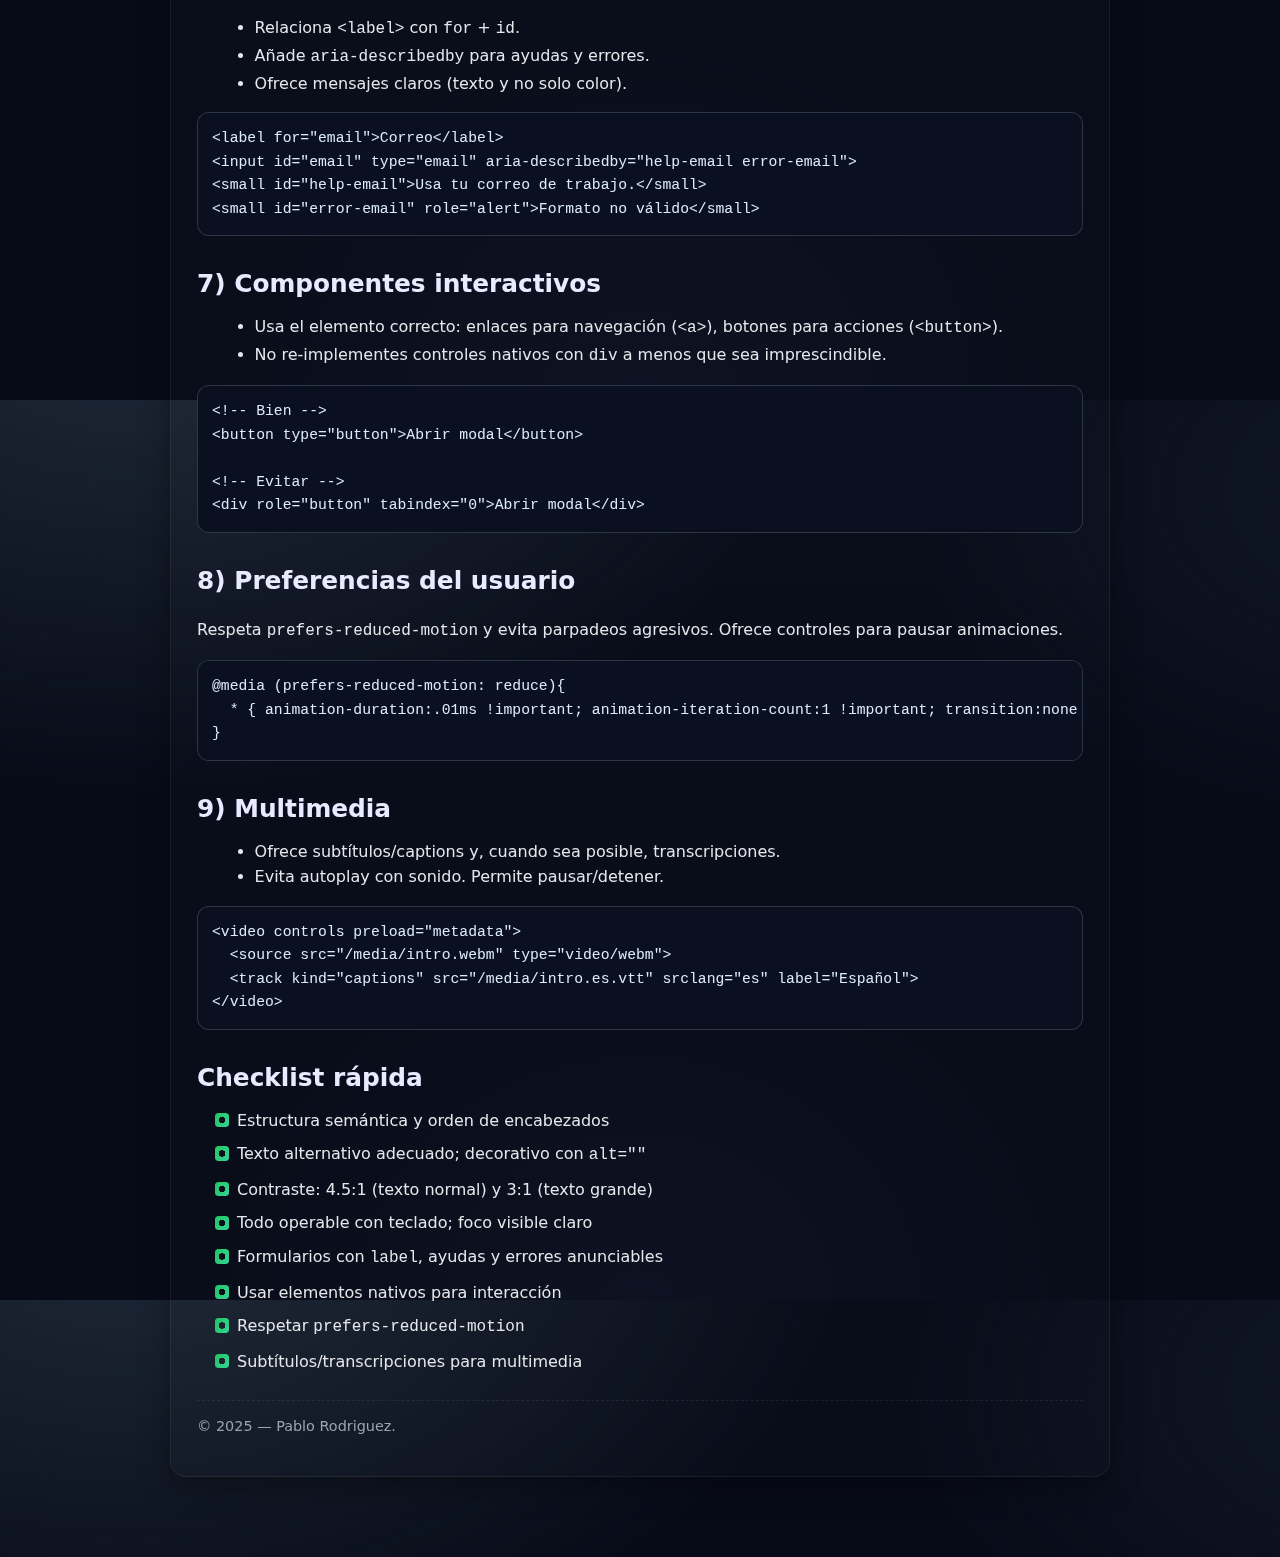
<file: entries/accesibilidad-mejoras.html>
<!DOCTYPE html>
<html lang="es">
<head>
  <meta charset="UTF-8" />
  <meta name="viewport" content="width=device-width, initial-scale=1" />
  <title>Accesibilidad: pequeñas mejoras, gran impacto</title>

  <style>
    /* ====== Diseño base (solo HTML + CSS, sin dependencias) ====== */
    :root{
      --bg: #0b1020;
      --panel: #0f172a;
      --panel-2:#111827;
      --text: #e5e7eb;
      --muted:#9ca3af;
      --brand: #a7f3d0;
      --brand-2:#60a5fa;
      --accent:#f472b6;
      --good:#22c55e;
      --warn:#f59e0b;
      --danger:#ef4444;
      --radius: 16px;
      --shadow: 0 10px 30px rgba(0,0,0,.35);
      --mono: ui-monospace, SFMono-Regular, Menlo, Monaco, Consolas, "Liberation Mono", "Courier New", monospace;
      --sans: system-ui, -apple-system, Segoe UI, Roboto, Helvetica, Arial, "Apple Color Emoji","Segoe UI Emoji";
      --link: #93c5fd;
    }
    *{box-sizing:border-box}
    html,body{height:100%}
    body{
      margin:0;
      font-family: var(--sans);
      color: var(--text);
      background: radial-gradient(1200px 800px at 10% -10%, #1f2937, transparent 60%),
                  radial-gradient(900px 600px at 110% 10%, #111827, transparent 55%),
                  radial-gradient(700px 600px at 50% 100%, #0b1020, #070b18 60%);
      background-color: var(--bg);
      line-height: 1.6;
    }

    /* ====== Skip link ====== */
    .skip-link{
      position:absolute; left:-9999px; top:auto; width:1px; height:1px; overflow:hidden;
    }
    .skip-link:focus{
      left: 16px; top: 16px; width:auto; height:auto; padding:.6rem .9rem;
      background:#111827; color:#fff; border:2px solid #fff; border-radius:12px; z-index:9999;
    }

    .entry{
      max-width: 980px;
      margin: 0 auto;
      padding: 32px 20px 80px;
    }

    .back{
      display:inline-flex; gap:.5rem; align-items:center;
      color:var(--muted); text-decoration:none; font-size:.95rem;
      transition:opacity .2s ease; margin-bottom: 8px;
    }
    .back:hover{opacity:.8}

    .card{
      background: linear-gradient(180deg, rgba(255,255,255,.02), rgba(255,255,255,.01));
      border:1px solid rgba(255,255,255,.06);
      border-radius: var(--radius);
      box-shadow: var(--shadow);
    }

    header.entry__header{ padding: 18px; }
    .badge{
      display:inline-block; padding: .25rem .6rem; border-radius: 999px;
      background: linear-gradient(90deg, rgba(96,165,250,.18), rgba(167,243,208,.18));
      border:1px solid rgba(96,165,250,.35);
      color:#e0f2fe; font-weight:600; font-size:.8rem; letter-spacing:.3px;
      margin-bottom:.6rem;
    }
    h1.entry__title{
      margin: 6px 0 4px; line-height:1.15;
      font-size: clamp(1.9rem, 3.4vw, 2.7rem);
      background: linear-gradient(90deg, #e5e7eb, #a7f3d0 40%, #93c5fd 85%);
      -webkit-background-clip:text; background-clip:text; color:transparent;
    }
    .entry__meta{
      color:var(--muted); font-size:.95rem; display:flex; gap:.6rem; flex-wrap:wrap;
    }

    /* ====== Hero (SVG inline generado) ====== */
    figure.hero{ margin:18px 0 28px; overflow:hidden; border-radius: calc(var(--radius) + 4px); border:1px solid rgba(255,255,255,.06)}
    .hero svg{ display:block; width:100%; height:auto; background:#0a0f22; }

    /* ====== Tabla de contenidos ====== */
    nav.toc{
      margin: 24px 0 28px; padding: 18px;
      background: linear-gradient(180deg, rgba(255,255,255,.02), rgba(255,255,255,.01));
      border:1px solid rgba(255,255,255,.06);
      border-radius: var(--radius);
    }
    .toc strong{ display:block; margin-bottom:8px; color:#dbeafe; }
    .toc ol{ margin:0; padding-left: 1.2rem; }
    .toc a{ color:var(--link); text-decoration:none; }
    .toc a:hover{ text-decoration:underline; }

    /* ====== Contenido ====== */
    .entry__content{
      padding: 24px 18px;
      background: linear-gradient(180deg, rgba(255,255,255,.02), rgba(255,255,255,.01));
      border:1px solid rgba(255,255,255,.06);
      border-radius: var(--radius);
    }
    .entry__content h2{
      margin: 28px 0 10px;
      font-size: clamp(1.24rem, 2.2vw, 1.55rem);
      color:#e9e9ff;
    }
    .entry__content p{ color:#e5e7eb; }
    .entry__content a{ color: var(--link); }
    .entry__content ul{ margin: .5rem 0 1rem 1.1rem; }
    .note{
      background: linear-gradient(180deg, rgba(34,197,94,.08), rgba(34,197,94,.05));
      border:1px solid rgba(34,197,94,.35);
      color:#dcfce7; padding: .75rem 1rem; border-radius: 12px;
    }

    pre{
      margin: .8rem 0 1.2rem;
      background: #0b1020; color:#dbeafe;
      border:1px solid rgba(148,163,184,.25);
      border-radius: 12px; padding: 14px;
      overflow:auto; font-family: var(--mono); font-size:.92rem;
    }
    code{ font-family: var(--mono) }

    .checklist{ list-style:none; padding-left:0; }
    .checklist li{ margin:.5rem 0; padding-left:1.4rem; position:relative; }
    .checklist li::before{
      content:""; position:absolute; left:0; top:.32rem; width:.9rem; height:.9rem;
      border-radius:3px; background: linear-gradient(120deg, var(--good), #34d399);
      box-shadow: 0 0 0 2px rgba(34,197,94,.2);
      mask: radial-gradient(circle at 50% 50%, transparent 32%, black 33%);
    }

    /* ====== Figuras generadas (SVG) ====== */
    .inline-figure{
      margin: 18px 0; border-radius: 14px; border:1px solid rgba(255,255,255,.06); overflow:hidden;
      background: linear-gradient(180deg, rgba(255,255,255,.02), rgba(255,255,255,.01));
    }
    .inline-figure svg{ display:block; width:100%; height:auto }

    /* ====== Elementos interactivos de ejemplo ====== */
    .demo-controls{
      display:grid; gap:10px; grid-template-columns: 1fr;
      padding: 14px; border-radius: 12px; background:rgba(255,255,255,.02);
      border:1px solid rgba(255,255,255,.06);
    }
    label{ display:block; font-weight:600; color:#e5e7eb; margin-bottom:.25rem; }
    input[type="text"], input[type="email"], select, textarea{
      width:100%; padding:.6rem .7rem; border-radius:10px;
      background:#0b1020; color:#e5e7eb; border:1px solid rgba(148,163,184,.35);
    }
    input::placeholder, textarea::placeholder{ color:#94a3b8; }
    button, .btn{
      display:inline-block; padding:.6rem .9rem; border-radius:10px; border:1px solid rgba(255,255,255,.08);
      background: linear-gradient(90deg, rgba(96,165,250,.2), rgba(167,243,208,.2));
      color:#e5e7eb; font-weight:600; cursor:pointer; text-decoration:none;
    }

    /* Focus accesible */
    :focus{ outline:none }
    :focus-visible{
      outline: 3px solid #f59e0b; outline-offset: 2px;
      box-shadow: 0 0 0 4px rgba(245,158,11,.25);
      border-radius: 10px;
    }

    /* Estado hover/active para demos */
    .btn:hover{ filter:brightness(1.08) }
    .btn:active{ transform: translateY(1px) }

    /* Contraste demo chips */
    .chip{ display:inline-flex; align-items:center; gap:.5rem; padding:.35rem .6rem; border-radius:999px; margin:.25rem .25rem 0 0; border:1px solid rgba(255,255,255,.08) }
    .chip b{ font-variant-numeric: tabular-nums; }

    /* Reducir movimiento si el usuario lo prefiere */
    @media (prefers-reduced-motion: reduce){
      *{ animation-duration:.01ms !important; animation-iteration-count:1 !important; transition:none !important; }
    }

    /* Responsivo */
    @media (min-width: 900px){
      header.entry__header, .entry__content, nav.toc{ padding: 24px 26px; }
      .grid-2{ display:grid; grid-template-columns: 1fr 1fr; gap:18px; }
    }
  </style>
</head>
<body>
  <a class="skip-link" href="#contenido">Saltar al contenido principal</a>

  <main class="entry" id="top">
    <a class="back" href="../blog.html" aria-label="Volver al blog">← Volver al blog</a>

    <header class="entry__header card">
      <span class="badge">Accesibilidad</span>
      <h1 class="entry__title">Accesibilidad: pequeñas mejoras, gran impacto</h1>
      <div class="entry__meta">
        <time datetime="2025-06-30">30/06/2025</time>
        <span>•</span>
        <span>Por Pablo Rodriguez</span>
      </div>

      <!-- Imagen generada (SVG inline, sin dependencias) -->
      <figure class="hero card" role="img" aria-label="Ilustración abstracta con íconos de accesibilidad y foco visible">
        <svg viewBox="0 0 1200 520" xmlns="http://www.w3.org/2000/svg">
          <defs>
            <linearGradient id="g1" x1="0" y1="0" x2="1" y2="1">
              <stop offset="0%" stop-color="#60a5fa" stop-opacity=".95"/>
              <stop offset="100%" stop-color="#a7f3d0" stop-opacity=".95"/>
            </linearGradient>
            <linearGradient id="g2" x1="0" y1="0" x2="1" y2="0">
              <stop offset="0%" stop-color="#f472b6" stop-opacity=".9"/>
              <stop offset="100%" stop-color="#60a5fa" stop-opacity=".9"/>
            </linearGradient>
            <filter id="blur" x="-20%" y="-20%" width="140%" height="140%">
              <feGaussianBlur stdDeviation="18"/>
            </filter>
          </defs>
          <rect width="1200" height="520" fill="#0a0f22"/>

          <!-- blobs -->
          <circle cx="190" cy="120" r="110" fill="url(#g1)" opacity=".45" filter="url(#blur)"/>
          <circle cx="1040" cy="180" r="130" fill="url(#g2)" opacity=".45" filter="url(#blur)"/>
          <circle cx="940" cy="430" r="120" fill="url(#g1)" opacity=".35" filter="url(#blur)"/>
          <circle cx="300" cy="420" r="140" fill="url(#g2)" opacity=".25" filter="url(#blur)"/>

          <!-- A11y badge -->
          <g transform="translate(120,320)">
            <rect x="0" y="-40" rx="14" ry="14" width="250" height="80" fill="rgba(255,255,255,.06)" stroke="rgba(255,255,255,.12)"/>
            <text x="16" y="10" fill="#e5e7eb" font-family="system-ui" font-size="42" font-weight="700">A11y</text>
            <text x="16" y="34" fill="#bfdbfe" font-family="system-ui" font-size="16">Semántica • Contraste • Teclado</text>
          </g>

          <!-- Foco visible -->
          <g transform="translate(520,280)">
            <rect x="0" y="-18" rx="10" ry="10" width="260" height="36" fill="rgba(255,255,255,.06)" stroke="rgba(255,255,255,.12)"/>
            <rect x="-6" y="-24" rx="14" ry="14" width="272" height="48" fill="none" stroke="#f59e0b" stroke-width="3"/>
            <rect x="-12" y="-30" rx="18" ry="18" width="284" height="60" fill="none" stroke="rgba(245,158,11,.25)" stroke-width="8"/>
            <text x="16" y="6" fill="#e5e7eb" font-family="system-ui" font-size="16">Botón con foco visible</text>
          </g>

          <!-- Etiquetas -->
          <g font-family="system-ui" font-size="16" fill="#e5e7eb" opacity=".9">
            <rect x="870" y="70" width="250" height="36" rx="10" ry="10" fill="rgba(255,255,255,.06)"/>
            <text x="884" y="94">Landmarks: &lt;main&gt; &lt;nav&gt;</text>
            <rect x="880" y="410" width="230" height="36" rx="10" ry="10" fill="rgba(255,255,255,.06)"/>
            <text x="894" y="434">Preferencias de movimiento</text>
          </g>
        </svg>
      </figure>
    </header>

    <nav class="toc card" aria-label="Tabla de contenidos">
      <strong>Contenido</strong>
      <ol>
        <li><a href="#por-que">1. ¿Por qué importa?</a></li>
        <li><a href="#estructura">2. Semántica y estructura</a></li>
        <li><a href="#alt">3. Texto alternativo</a></li>
        <li><a href="#contraste">4. Contraste y uso del color</a></li>
        <li><a href="#teclado">5. Teclado y foco visible</a></li>
        <li><a href="#formularios">6. Formularios y mensajes</a></li>
        <li><a href="#componentes">7. Componentes interactivos</a></li>
        <li><a href="#preferencias">8. Preferencias del usuario</a></li>
        <li><a href="#multimedia">9. Multimedia</a></li>
        <li><a href="#checklist">Checklist</a></li>
      </ol>
    </nav>

    <article class="entry__content card" id="contenido">
      <section id="por-que">
        <h2>1) ¿Por qué importa?</h2>
        <p>La accesibilidad beneficia a todas las personas: usuarios con lector de pantalla, personas con baja visión, daltonismo, movilidad limitada, o que simplemente navegan con teclado o desde un móvil a pleno sol. Además, mejora SEO, calidad de código y usabilidad general.</p>
        <div class="note">Objetivo: eliminar fricciones. Pequeñas mejoras suman un gran impacto.</div>
      </section>

      <section id="estructura">
        <h2>2) Semántica y estructura</h2>
        <p>Usa encabezados en orden (<code>h1 → h2 → h3</code>), landmarks (<code>&lt;header&gt;</code>, <code>&lt;nav&gt;</code>, <code>&lt;main&gt;</code>, <code>&lt;footer&gt;</code>) y listas reales.</p>
<pre><code>&lt;main&gt;
  &lt;h1&gt;Título de la página&lt;/h1&gt;
  &lt;section&gt;
    &lt;h2&gt;Sección&lt;/h2&gt;
    &lt;p&gt;Contenido...&lt;/p&gt;
  &lt;/section&gt;
&lt;/main&gt;</code></pre>
      </section>

      <section id="alt">
        <h2>3) Texto alternativo</h2>
        <ul>
          <li>Imágenes informativas: <code>alt</code> describe el propósito.</li>
          <li>Decorativas: <code>alt=""</code> y/o <code>role="presentation"</code>.</li>
          <li>Evita texto en imágenes cuando puedas usar HTML/CSS.</li>
        </ul>

        <!-- Figura generada: ejemplos de alt -->
        <figure class="inline-figure" role="img" aria-label="Ejemplos de texto alternativo correcto y decorativo">
          <svg viewBox="0 0 900 220" xmlns="http://www.w3.org/2000/svg">
            <rect width="900" height="220" fill="rgba(255,255,255,.02)"/>
            <g transform="translate(24,28)" font-family="system-ui" font-size="16" fill="#e5e7eb">
              <rect x="0" y="0" width="410" height="160" rx="12" fill="rgba(96,165,250,.12)" stroke="rgba(96,165,250,.35)"/>
              <text x="16" y="26">Informativa (con alt):</text>
              <text x="16" y="54" fill="#bfdbfe">&lt;img src="grafico.png" alt="Ventas Q2 suben 15%"&gt;</text>

              <rect x="440" y="0" width="410" height="160" rx="12" fill="rgba(167,243,208,.12)" stroke="rgba(167,243,208,.35)"/>
              <text x="456" y="26">Decorativa (alt vacío):</text>
              <text x="456" y="54" fill="#a7f3d0">&lt;img src="ornamento.svg" alt="" role="presentation"&gt;</text>
            </g>
          </svg>
        </figure>
      </section>

      <section id="contraste">
        <h2>4) Contraste y uso del color</h2>
        <p>Asegura contraste suficiente (texto normal ≥ 4.5:1, grande ≥ 3:1). No uses solo color para transmitir significado; añade iconos, texto o estilos adicionales.</p>

        <!-- Figura generada: barras de contraste -->
        <figure class="inline-figure" role="img" aria-label="Comparativa de niveles de contraste entre combinaciones de color">
          <svg viewBox="0 0 900 240" xmlns="http://www.w3.org/2000/svg">
            <rect width="900" height="240" fill="rgba(255,255,255,.02)"/>
            <g transform="translate(40,30)" font-family="system-ui" font-size="16" fill="#e5e7eb">
              <text x="0" y="0">Contraste (más es mejor)</text>

              <text x="0" y="46">❌ Gris claro sobre gris</text>
              <rect x="260" y="30" width="180" height="24" rx="6" fill="#9ca3af"/>
              <text x="452" y="46" fill="#fca5a5">2.4:1</text>

              <text x="0" y="106">✅ Azul sobre casi negro</text>
              <rect x="260" y="90" width="380" height="24" rx="6" fill="#60a5fa"/>
              <text x="652" y="106" fill="#86efac">7.2:1</text>

              <text x="0" y="166">✅ Blanco sobre negro</text>
              <rect x="260" y="150" width="420" height="24" rx="6" fill="#e5e7eb"/>
              <text x="692" y="166" fill="#86efac">12.6:1</text>
            </g>
          </svg>
        </figure>

        <p class="chip" style="background:#0b1020;color:#e5e7eb;">Ejemplo: <b>12.6:1</b></p>
        <p class="chip" style="background:#0b1020;color:#60a5fa;">Ejemplo: <b>7.2:1</b></p>
        <p class="chip" style="background:#0b1020;color:#9ca3af;">Ejemplo: <b>2.4:1</b></p>
      </section>

      <section id="teclado">
        <h2>5) Teclado y foco visible</h2>
        <p>Todo elemento interactivo debe ser usable con teclado (Tab/Shift+Tab/Enter/Espacio). Asegura un foco <em>claramente visible</em>.</p>
<pre><code>/* Foco consistente para todo elemento focusable */
:focus-visible{
  outline: 3px solid #f59e0b; outline-offset: 2px;
  box-shadow: 0 0 0 4px rgba(245,158,11,.25);
}</code></pre>

        <!-- Demostración de controles accesibles (estáticos) -->
        <div class="demo-controls" aria-describedby="demo-teclado">
          <div>
            <label for="demo-busqueda">Búsqueda</label>
            <input id="demo-busqueda" type="text" placeholder="Buscar..." />
          </div>
          <div>
            <label for="demo-select">Categoría</label>
            <select id="demo-select">
              <option>Accesibilidad</option>
              <option>Desarrollo</option>
              <option>UI/UX</option>
            </select>
          </div>
          <div>
            <button class="btn" type="button">Enviar</button>
          </div>
        </div>
        <p id="demo-teclado" class="note">Navega con Tab para ver el anillo de foco.</p>
      </section>

      <section id="formularios">
        <h2>6) Formularios y mensajes</h2>
        <ul>
          <li>Relaciona <code>&lt;label&gt;</code> con <code>for</code> + <code>id</code>.</li>
          <li>Añade <code>aria-describedby</code> para ayudas y errores.</li>
          <li>Ofrece mensajes claros (texto y no solo color).</li>
        </ul>
<pre><code>&lt;label for="email"&gt;Correo&lt;/label&gt;
&lt;input id="email" type="email" aria-describedby="help-email error-email"&gt;
&lt;small id="help-email"&gt;Usa tu correo de trabajo.&lt;/small&gt;
&lt;small id="error-email" role="alert"&gt;Formato no válido&lt;/small&gt;</code></pre>
      </section>

      <section id="componentes">
        <h2>7) Componentes interactivos</h2>
        <ul>
          <li>Usa el elemento correcto: enlaces para navegación (<code>&lt;a&gt;</code>), botones para acciones (<code>&lt;button&gt;</code>).</li>
          <li>No re-implementes controles nativos con <code>div</code> a menos que sea imprescindible.</li>
        </ul>
<pre><code>&lt;!-- Bien --&gt;
&lt;button type="button"&gt;Abrir modal&lt;/button&gt;

&lt;!-- Evitar --&gt;
&lt;div role="button" tabindex="0"&gt;Abrir modal&lt;/div&gt;</code></pre>
      </section>

      <section id="preferencias">
        <h2>8) Preferencias del usuario</h2>
        <p>Respeta <code>prefers-reduced-motion</code> y evita parpadeos agresivos. Ofrece controles para pausar animaciones.</p>
<pre><code>@media (prefers-reduced-motion: reduce){
  * { animation-duration:.01ms !important; animation-iteration-count:1 !important; transition:none !important; }
}</code></pre>
      </section>

      <section id="multimedia">
        <h2>9) Multimedia</h2>
        <ul>
          <li>Ofrece subtítulos/captions y, cuando sea posible, transcripciones.</li>
          <li>Evita autoplay con sonido. Permite pausar/detener.</li>
        </ul>
<pre><code>&lt;video controls preload="metadata"&gt;
  &lt;source src="/media/intro.webm" type="video/webm"&gt;
  &lt;track kind="captions" src="/media/intro.es.vtt" srclang="es" label="Español"&gt;
&lt;/video&gt;</code></pre>
      </section>

      <section id="checklist">
        <h2>Checklist rápida</h2>
        <ul class="checklist">
          <li>Estructura semántica y orden de encabezados</li>
          <li>Texto alternativo adecuado; decorativo con <code>alt=""</code></li>
          <li>Contraste: 4.5:1 (texto normal) y 3:1 (texto grande)</li>
          <li>Todo operable con teclado; foco visible claro</li>
          <li>Formularios con <code>label</code>, ayudas y errores anunciables</li>
          <li>Usar elementos nativos para interacción</li>
          <li>Respetar <code>prefers-reduced-motion</code></li>
          <li>Subtítulos/transcripciones para multimedia</li>
        </ul>
      </section>

      <div class="footer" style="margin-top: 26px; padding: 14px 0; color:var(--muted); font-size:.9rem; border-top:1px dashed rgba(255,255,255,.08)">
        © 2025 — Pablo Rodriguez.
    </article>
  </main>
</body>
</html>
</file>
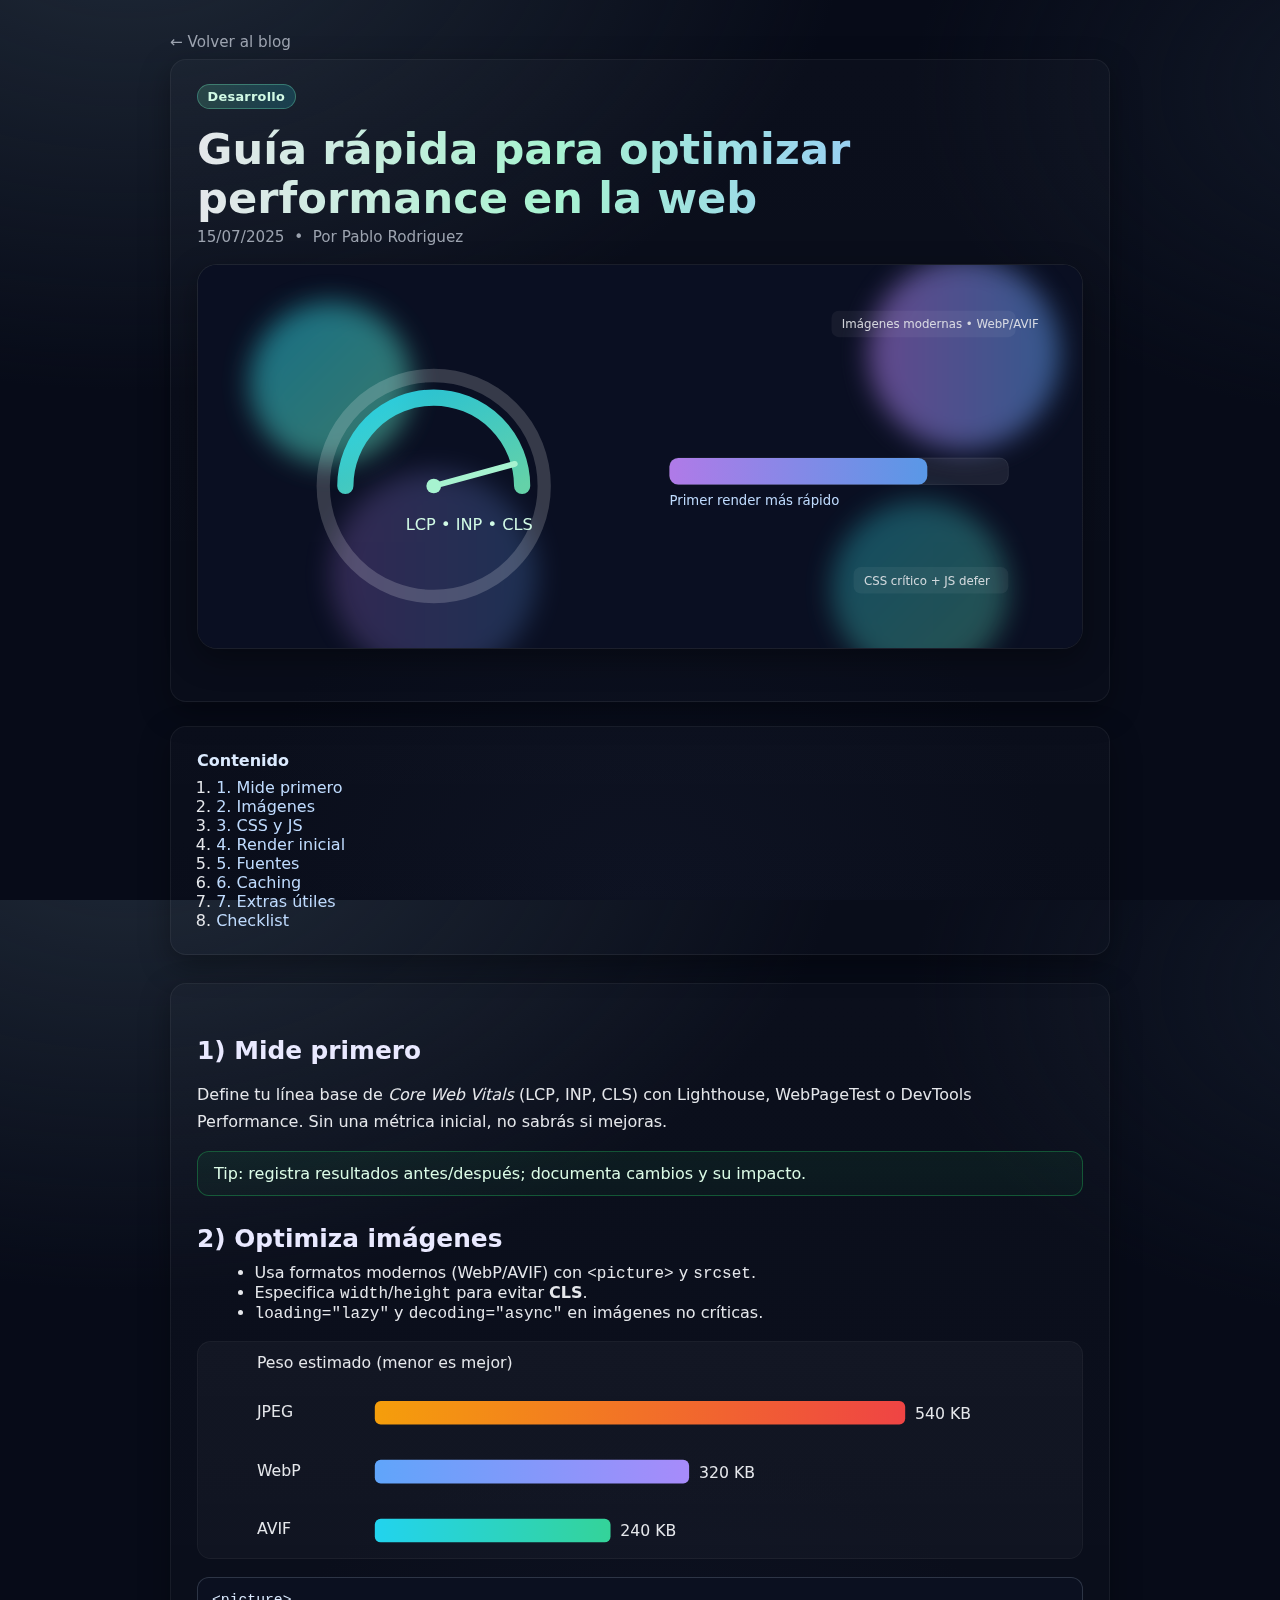
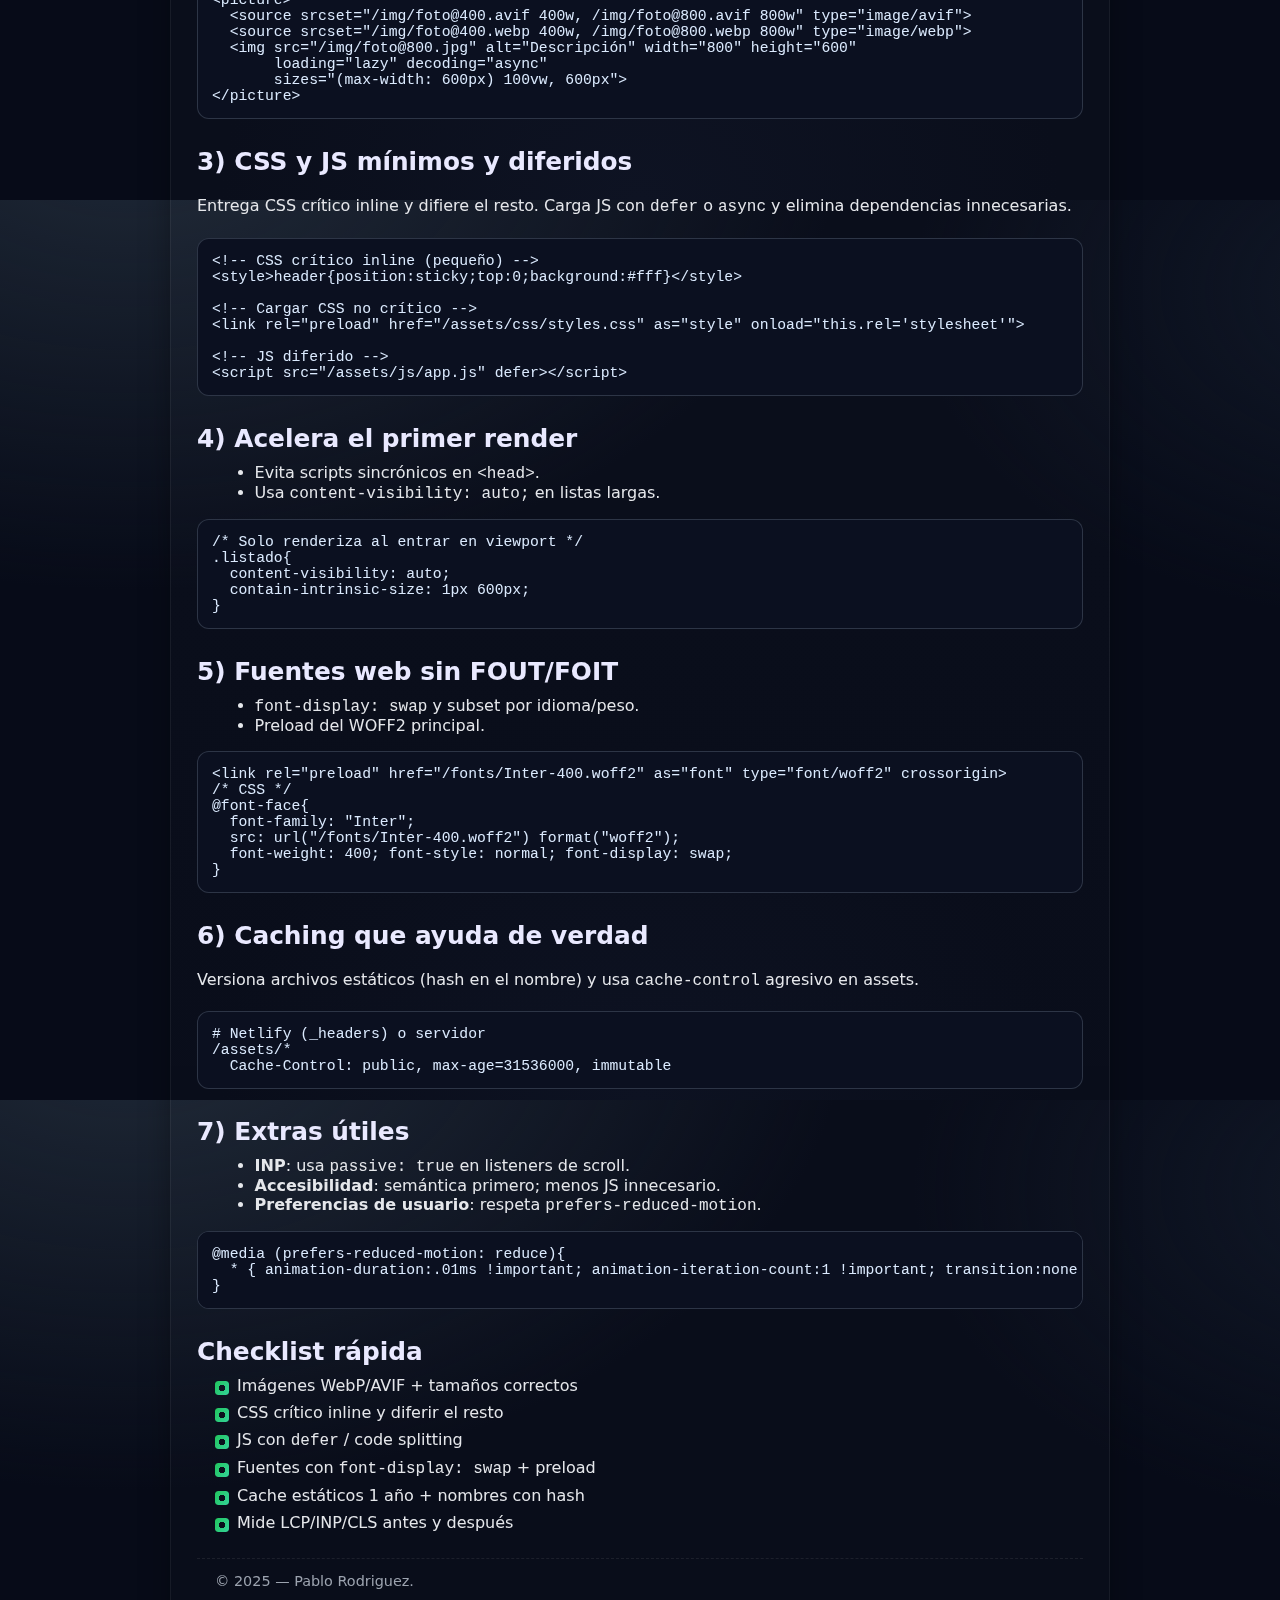
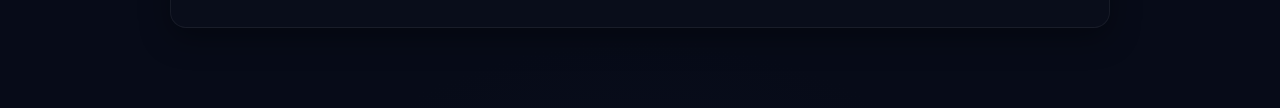
<file: entries/performance-rapida.html>
<!DOCTYPE html>
<html lang="es">
<head>
  <meta charset="UTF-8" />
  <meta name="viewport" content="width=device-width, initial-scale=1" />
  <title>Guía rápida para optimizar performance en la web</title>

  <style>
    /* ====== Diseño base (solo CSS, sin dependencias) ====== */
    :root{
      --bg: #0b1020;
      --panel: #0f172a;
      --panel-2:#111827;
      --text: #e5e7eb;
      --muted:#9ca3af;
      --brand: #6ee7b7;
      --brand-2:#22d3ee;
      --accent:#c084fc;
      --good:#22c55e;
      --warn:#f59e0b;
      --danger:#ef4444;
      --radius: 16px;
      --shadow: 0 10px 30px rgba(0,0,0,.35);
      --mono: ui-monospace, SFMono-Regular, Menlo, Monaco, Consolas, "Liberation Mono", "Courier New", monospace;
      --sans: Inter, system-ui, -apple-system, Segoe UI, Roboto, Helvetica, Arial, "Apple Color Emoji","Segoe UI Emoji";
    }
    *{box-sizing:border-box}
    html,body{height:100%}
    body{
      margin:0;
      font-family: var(--sans);
      color: var(--text);
      background: radial-gradient(1200px 800px at 10% -10%, #1f2937, transparent 60%),
                  radial-gradient(900px 600px at 110% 10%, #111827, transparent 55%),
                  radial-gradient(700px 600px at 50% 100%, #0b1020, #070b18 60%);
      background-color: var(--bg);
    }

    .entry{
      max-width: 980px;
      margin: 0 auto;
      padding: 32px 20px 80px;
    }

    .back{
      display:inline-flex; gap:.5rem; align-items:center;
      color:var(--muted); text-decoration:none; font-size:.95rem;
      transition:opacity .2s ease;
      margin-bottom: 8px;
    }
    .back:hover{opacity:.8}

    .card{
      background: linear-gradient(180deg, rgba(255,255,255,.02), rgba(255,255,255,.01));
      border:1px solid rgba(255,255,255,.06);
      border-radius: var(--radius);
      box-shadow: var(--shadow);
    }

    header.entry__header{ padding: 18px; }
    .badge{
      display:inline-block; padding: .25rem .6rem; border-radius: 999px;
      background: linear-gradient(90deg, rgba(110,231,183,.18), rgba(34,211,238,.18));
      border:1px solid rgba(110,231,183,.35);
      color:#d1fae5; font-weight:600; font-size:.8rem; letter-spacing:.3px;
      margin-bottom:.6rem;
    }
    h1.entry__title{
      margin: 6px 0 4px; line-height:1.15;
      font-size: clamp(1.9rem, 3.4vw, 2.7rem);
      background: linear-gradient(90deg, #e5e7eb, #a7f3d0 40%, #93c5fd 85%);
      -webkit-background-clip:text; background-clip:text; color:transparent;
    }
    .entry__meta{
      color:var(--muted); font-size:.95rem; display:flex; gap:.6rem; flex-wrap:wrap;
    }

    /* ====== “Imagen” generada (SVG inline) ====== */
    figure.hero{ margin:18px 0 28px; overflow:hidden; border-radius: calc(var(--radius) + 4px); border:1px solid rgba(255,255,255,.06)}
    .hero svg{ display:block; width:100%; height:auto; background: radial-gradient(1200px 700px at 20% 20%, #0b132a 0%, #0a0f22 70%); }

    /* ====== Tabla de contenidos ====== */
    nav.toc{
      margin: 24px 0 28px; padding: 18px;
      background: linear-gradient(180deg, rgba(255,255,255,.02), rgba(255,255,255,.01));
      border:1px solid rgba(255,255,255,.06);
      border-radius: var(--radius);
    }
    .toc strong{ display:block; margin-bottom:8px; color:#dbeafe; }
    .toc ol{ margin:0; padding-left: 1.2rem; }
    .toc a{ color:#bfdbfe; text-decoration:none; }
    .toc a:hover{ text-decoration:underline; }

    /* ====== Contenido ====== */
    .entry__content{
      padding: 24px 18px;
      background: linear-gradient(180deg, rgba(255,255,255,.02), rgba(255,255,255,.01));
      border:1px solid rgba(255,255,255,.06);
      border-radius: var(--radius);
    }
    .entry__content h2{
      margin: 28px 0 10px;
      font-size: clamp(1.24rem, 2.2vw, 1.55rem);
      color:#e9e9ff;
    }
    .entry__content p{ color:#e5e7eb; line-height:1.7; }
    .entry__content ul{ margin: .5rem 0 1rem 1.1rem; }
    .note{
      background: linear-gradient(180deg, rgba(34,197,94,.08), rgba(34,197,94,.05));
      border:1px solid rgba(34,197,94,.35);
      color:#dcfce7; padding: .75rem 1rem; border-radius: 12px;
    }

    pre{
      margin: .8rem 0 1.2rem;
      background: #0b1020; color:#dbeafe;
      border:1px solid rgba(148,163,184,.25);
      border-radius: 12px; padding: 14px;
      overflow:auto; font-family: var(--mono); font-size:.92rem;
    }
    code{ font-family: var(--mono) }

    .checklist{ list-style:none; padding-left:0; }
    .checklist li{ margin:.5rem 0; padding-left:1.4rem; position:relative; }
    .checklist li::before{
      content:""; position:absolute; left:0; top:.32rem; width:.9rem; height:.9rem;
      border-radius:3px; background: linear-gradient(120deg, var(--good), #34d399);
      box-shadow: 0 0 0 2px rgba(34,197,94,.2);
      mask: radial-gradient(circle at 50% 50%, transparent 32%, black 33%);
    }

    /* ====== “Imágenes” decorativas inline (SVG) ====== */
    .inline-figure{
      margin: 18px 0; border-radius: 14px; border:1px solid rgba(255,255,255,.06); overflow:hidden;
      background: linear-gradient(180deg, rgba(255,255,255,.02), rgba(255,255,255,.01));
    }
    .inline-figure svg{ display:block; width:100%; height:auto }

    /* ====== Footer simple ====== */
    .footer{
      margin-top: 26px; padding: 14px 18px; color:var(--muted); font-size:.9rem;
      border-top:1px dashed rgba(255,255,255,.08)
    }

    /* ====== Responsivo ====== */
    @media (min-width: 900px){
      header.entry__header, .entry__content, nav.toc{ padding: 24px 26px; }
    }
  </style>
</head>
<body>
  <main class="entry">
    <a class="back" href="../blog.html" aria-label="Volver al blog">← Volver al blog</a>

    <header class="entry__header card">
      <span class="badge">Desarrollo</span>
      <h1 class="entry__title">Guía rápida para optimizar performance en la web</h1>
      <div class="entry__meta">
        <time datetime="2025-07-15">15/07/2025</time>
        <span>•</span>
        <span>Por Pablo Rodriguez</span>
      </div>

      <!-- Imagen generada (SVG inline, sin dependencias) -->
      <figure class="hero card">
        <svg viewBox="0 0 1200 520" role="img" aria-label="Ilustración abstracta sobre optimización de rendimiento">
          <defs>
            <linearGradient id="g1" x1="0" y1="0" x2="1" y2="1">
              <stop offset="0%" stop-color="#22d3ee" stop-opacity=".9"/>
              <stop offset="100%" stop-color="#6ee7b7" stop-opacity=".9"/>
            </linearGradient>
            <linearGradient id="g2" x1="0" y1="0" x2="1" y2="0">
              <stop offset="0%" stop-color="#c084fc" stop-opacity=".9"/>
              <stop offset="100%" stop-color="#60a5fa" stop-opacity=".9"/>
            </linearGradient>
            <filter id="blur" x="-20%" y="-20%" width="140%" height="140%">
              <feGaussianBlur stdDeviation="18"/>
            </filter>
          </defs>

          <rect width="1200" height="520" fill="#0a0f22"/>
          <!-- blobs -->
          <circle cx="180" cy="160" r="110" fill="url(#g1)" opacity=".55" filter="url(#blur)"/>
          <circle cx="1040" cy="120" r="130" fill="url(#g2)" opacity=".55" filter="url(#blur)"/>
          <circle cx="980" cy="440" r="120" fill="url(#g1)" opacity=".35" filter="url(#blur)"/>
          <circle cx="320" cy="420" r="140" fill="url(#g2)" opacity=".25" filter="url(#blur)"/>

          <!-- gauge / velocímetro -->
          <g transform="translate(320,300)">
            <circle cx="0" cy="0" r="150" fill="none" stroke="rgba(255,255,255,.18)" stroke-width="18"/>
            <path d="M -120 0 A 120 120 0 0 1 120 0" fill="none" stroke="url(#g1)" stroke-width="22" stroke-linecap="round"/>
            <line x1="0" y1="0" x2="110" y2="-30" stroke="#a7f3d0" stroke-width="8" stroke-linecap="round"/>
            <circle cx="0" cy="0" r="10" fill="#a7f3d0"/>
            <text x="-38" y="60" fill="#d1fae5" font-family="system-ui" font-size="22">LCP • INP • CLS</text>
          </g>

          <!-- “barra de carga” -->
          <g transform="translate(640,280)">
            <rect x="0" y="-18" rx="12" ry="12" width="460" height="36" fill="rgba(255,255,255,.08)" stroke="rgba(255,255,255,.12)"/>
            <rect x="0" y="-18" rx="12" ry="12" width="350" height="36" fill="url(#g2)"/>
            <text x="0" y="46" fill="#bfdbfe" font-family="system-ui" font-size="18">Primer render más rápido</text>
          </g>

          <!-- “etiquetas” -->
          <g font-family="system-ui" font-size="16" fill="#e5e7eb" opacity=".9">
            <rect x="860" y="62" width="250" height="36" rx="10" ry="10" fill="rgba(255,255,255,.06)"/>
            <text x="874" y="86">Imágenes modernas • WebP/AVIF</text>
            <rect x="890" y="410" width="210" height="36" rx="10" ry="10" fill="rgba(255,255,255,.06)"/>
            <text x="904" y="434">CSS crítico + JS defer</text>
          </g>
        </svg>
      </figure>
    </header>

    <nav class="toc card" aria-label="Tabla de contenidos">
      <strong>Contenido</strong>
      <ol>
        <li><a href="#medir">1. Mide primero</a></li>
        <li><a href="#imagenes">2. Imágenes</a></li>
        <li><a href="#css-js">3. CSS y JS</a></li>
        <li><a href="#render">4. Render inicial</a></li>
        <li><a href="#fuentes">5. Fuentes</a></li>
        <li><a href="#caching">6. Caching</a></li>
        <li><a href="#extras">7. Extras útiles</a></li>
        <li><a href="#checklist">Checklist</a></li>
      </ol>
    </nav>

    <article class="entry__content card">
      <section id="medir">
        <h2>1) Mide primero</h2>
        <p>Define tu línea base de <em>Core Web Vitals</em> (LCP, INP, CLS) con Lighthouse, WebPageTest o DevTools Performance. Sin una métrica inicial, no sabrás si mejoras.</p>
        <div class="note">Tip: registra resultados antes/después; documenta cambios y su impacto.</div>
      </section>

      <section id="imagenes">
        <h2>2) Optimiza imágenes</h2>
        <ul>
          <li>Usa formatos modernos (WebP/AVIF) con <code>&lt;picture&gt;</code> y <code>srcset</code>.</li>
          <li>Especifica <code>width</code>/<code>height</code> para evitar <strong>CLS</strong>.</li>
          <li><code>loading="lazy"</code> y <code>decoding="async"</code> en imágenes no críticas.</li>
        </ul>

        <!-- “Imagen” generada: comparativa de formatos -->
        <figure class="inline-figure">
          <svg viewBox="0 0 900 220" role="img" aria-label="Comparativa simple de peso de imágenes">
            <defs>
              <linearGradient id="w" x1="0" y1="0" x2="1" y2="0">
                <stop offset="0%" stop-color="#60a5fa"/><stop offset="100%" stop-color="#a78bfa"/>
              </linearGradient>
              <linearGradient id="av" x1="0" y1="0" x2="1" y2="0">
                <stop offset="0%" stop-color="#22d3ee"/><stop offset="100%" stop-color="#34d399"/>
              </linearGradient>
              <linearGradient id="jp" x1="0" y1="0" x2="1" y2="0">
                <stop offset="0%" stop-color="#f59e0b"/><stop offset="100%" stop-color="#ef4444"/>
              </linearGradient>
            </defs>
            <rect x="0" y="0" width="900" height="220" fill="rgba(255,255,255,.02)"/>
            <g transform="translate(60,36)" font-family="system-ui" font-size="16" fill="#e5e7eb">
              <text x="0" y="-10">Peso estimado (menor es mejor)</text>
              <text x="0" y="40">JPEG</text>
              <rect x="120" y="24" width="540" height="24" rx="6" fill="url(#jp)"/>
              <text x="670" y="42">540 KB</text>

              <text x="0" y="100">WebP</text>
              <rect x="120" y="84" width="320" height="24" rx="6" fill="url(#w)"/>
              <text x="450" y="102">320 KB</text>

              <text x="0" y="160">AVIF</text>
              <rect x="120" y="144" width="240" height="24" rx="6" fill="url(#av)"/>
              <text x="370" y="162">240 KB</text>
            </g>
          </svg>
        </figure>

<pre><code>&lt;picture&gt;
  &lt;source srcset="/img/foto@400.avif 400w, /img/foto@800.avif 800w" type="image/avif"&gt;
  &lt;source srcset="/img/foto@400.webp 400w, /img/foto@800.webp 800w" type="image/webp"&gt;
  &lt;img src="/img/foto@800.jpg" alt="Descripción" width="800" height="600"
       loading="lazy" decoding="async"
       sizes="(max-width: 600px) 100vw, 600px"&gt;
&lt;/picture&gt;</code></pre>
      </section>

      <section id="css-js">
        <h2>3) CSS y JS mínimos y diferidos</h2>
        <p>Entrega CSS crítico inline y difiere el resto. Carga JS con <code>defer</code> o <code>async</code> y elimina dependencias innecesarias.</p>
<pre><code>&lt;!-- CSS crítico inline (pequeño) --&gt;
&lt;style&gt;header{position:sticky;top:0;background:#fff}&lt;/style&gt;

&lt;!-- Cargar CSS no crítico --&gt;
&lt;link rel="preload" href="/assets/css/styles.css" as="style" onload="this.rel='stylesheet'"&gt;

&lt;!-- JS diferido --&gt;
&lt;script src="/assets/js/app.js" defer&gt;&lt;/script&gt;</code></pre>
      </section>

      <section id="render">
        <h2>4) Acelera el primer render</h2>
        <ul>
          <li>Evita scripts sincrónicos en <code>&lt;head&gt;</code>.</li>
          <li>Usa <code>content-visibility: auto;</code> en listas largas.</li>
        </ul>
<pre><code>/* Solo renderiza al entrar en viewport */
.listado{
  content-visibility: auto;
  contain-intrinsic-size: 1px 600px;
}</code></pre>
      </section>

      <section id="fuentes">
        <h2>5) Fuentes web sin FOUT/FOIT</h2>
        <ul>
          <li><code>font-display: swap</code> y subset por idioma/peso.</li>
          <li>Preload del WOFF2 principal.</li>
        </ul>
<pre><code>&lt;link rel="preload" href="/fonts/Inter-400.woff2" as="font" type="font/woff2" crossorigin&gt;
/* CSS */
@font-face{
  font-family: "Inter";
  src: url("/fonts/Inter-400.woff2") format("woff2");
  font-weight: 400; font-style: normal; font-display: swap;
}</code></pre>
      </section>

      <section id="caching">
        <h2>6) Caching que ayuda de verdad</h2>
        <p>Versiona archivos estáticos (hash en el nombre) y usa <code>cache-control</code> agresivo en assets.</p>
<pre><code># Netlify (_headers) o servidor
/assets/*
  Cache-Control: public, max-age=31536000, immutable</code></pre>
      </section>

      <section id="extras">
        <h2>7) Extras útiles</h2>
        <ul>
          <li><strong>INP</strong>: usa <code>passive: true</code> en listeners de scroll.</li>
          <li><strong>Accesibilidad</strong>: semántica primero; menos JS innecesario.</li>
          <li><strong>Preferencias de usuario</strong>: respeta <code>prefers-reduced-motion</code>.</li>
        </ul>
<pre><code>@media (prefers-reduced-motion: reduce){
  * { animation-duration:.01ms !important; animation-iteration-count:1 !important; transition:none !important; }
}</code></pre>
      </section>

      <section id="checklist">
        <h2>Checklist rápida</h2>
        <ul class="checklist">
          <li>Imágenes WebP/AVIF + tamaños correctos</li>
          <li>CSS crítico inline y diferir el resto</li>
          <li>JS con <code>defer</code> / code splitting</li>
          <li>Fuentes con <code>font-display: swap</code> + preload</li>
          <li>Cache estáticos 1 año + nombres con hash</li>
          <li>Mide LCP/INP/CLS antes y después</li>
        </ul>
      </section>

      <div class="footer">© 2025 — Pablo Rodriguez.</div>
    </article>
  </main>
</body>
</html>
</file>
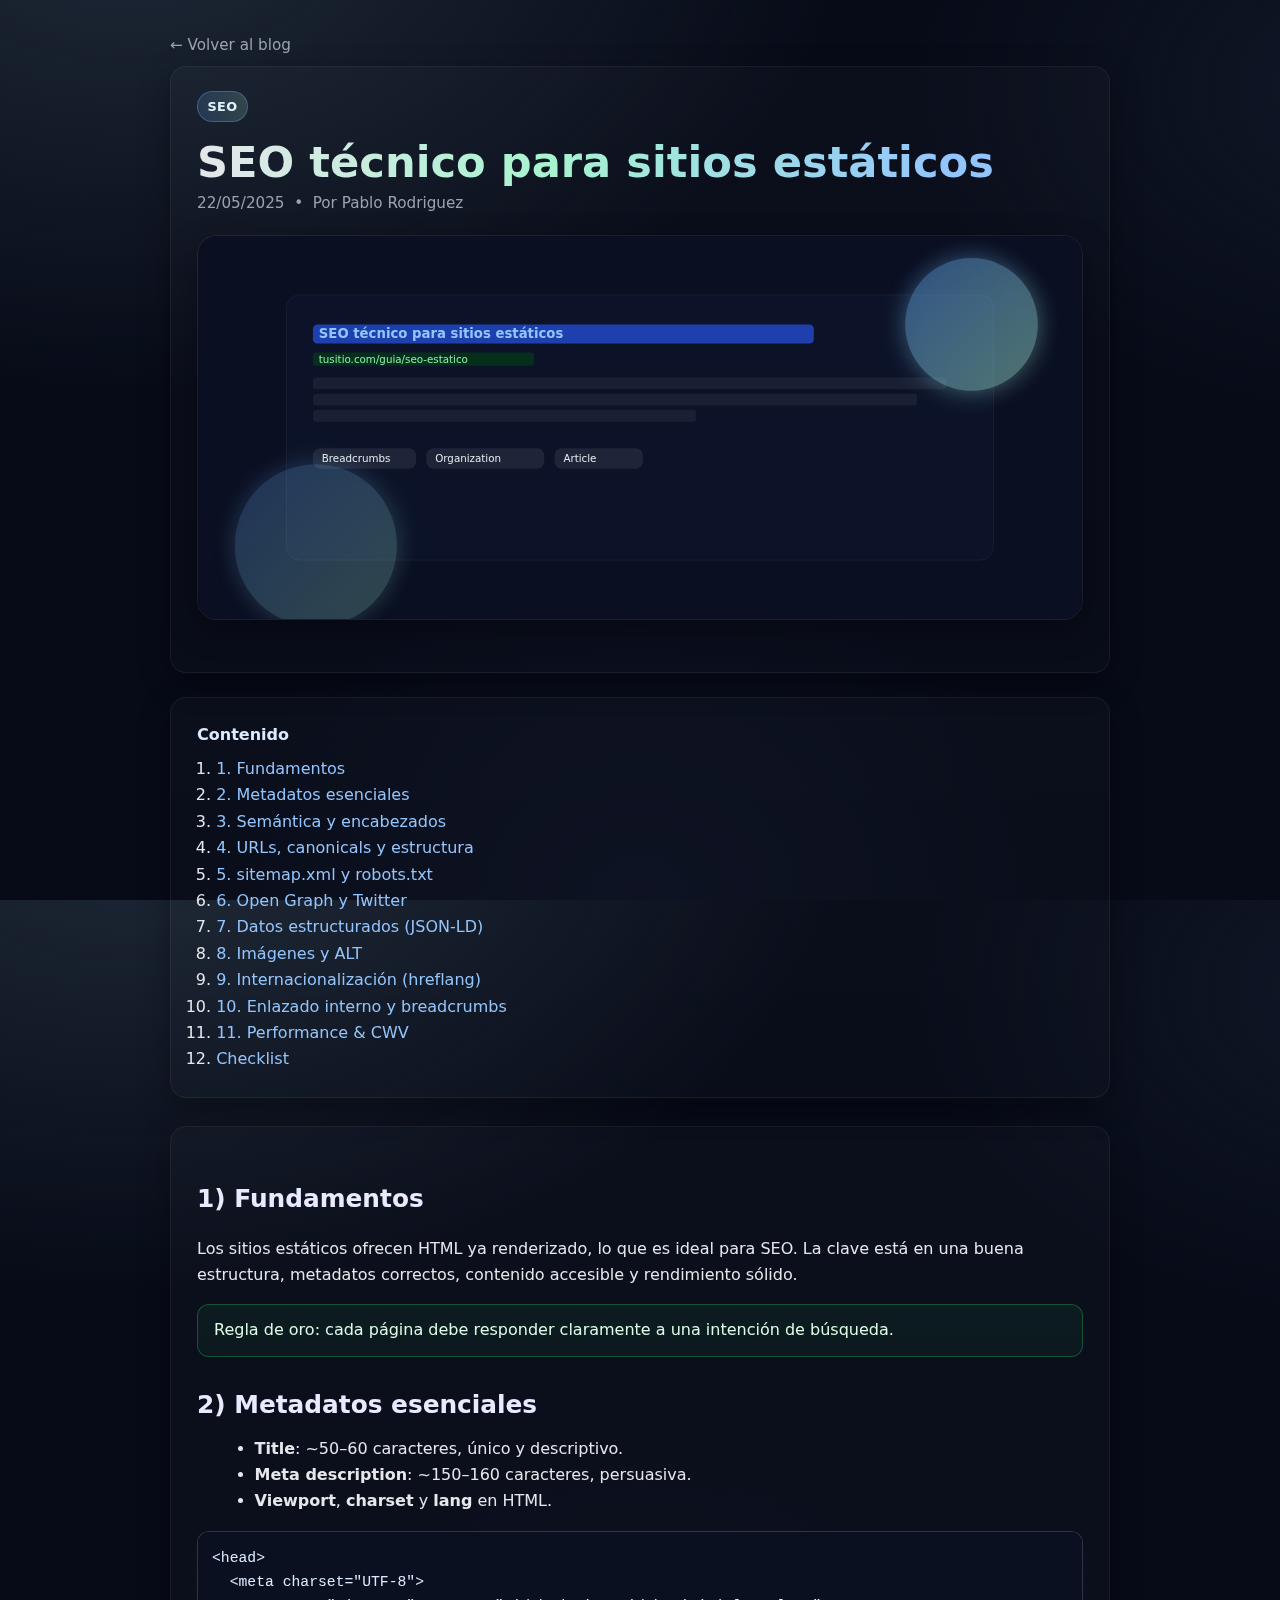
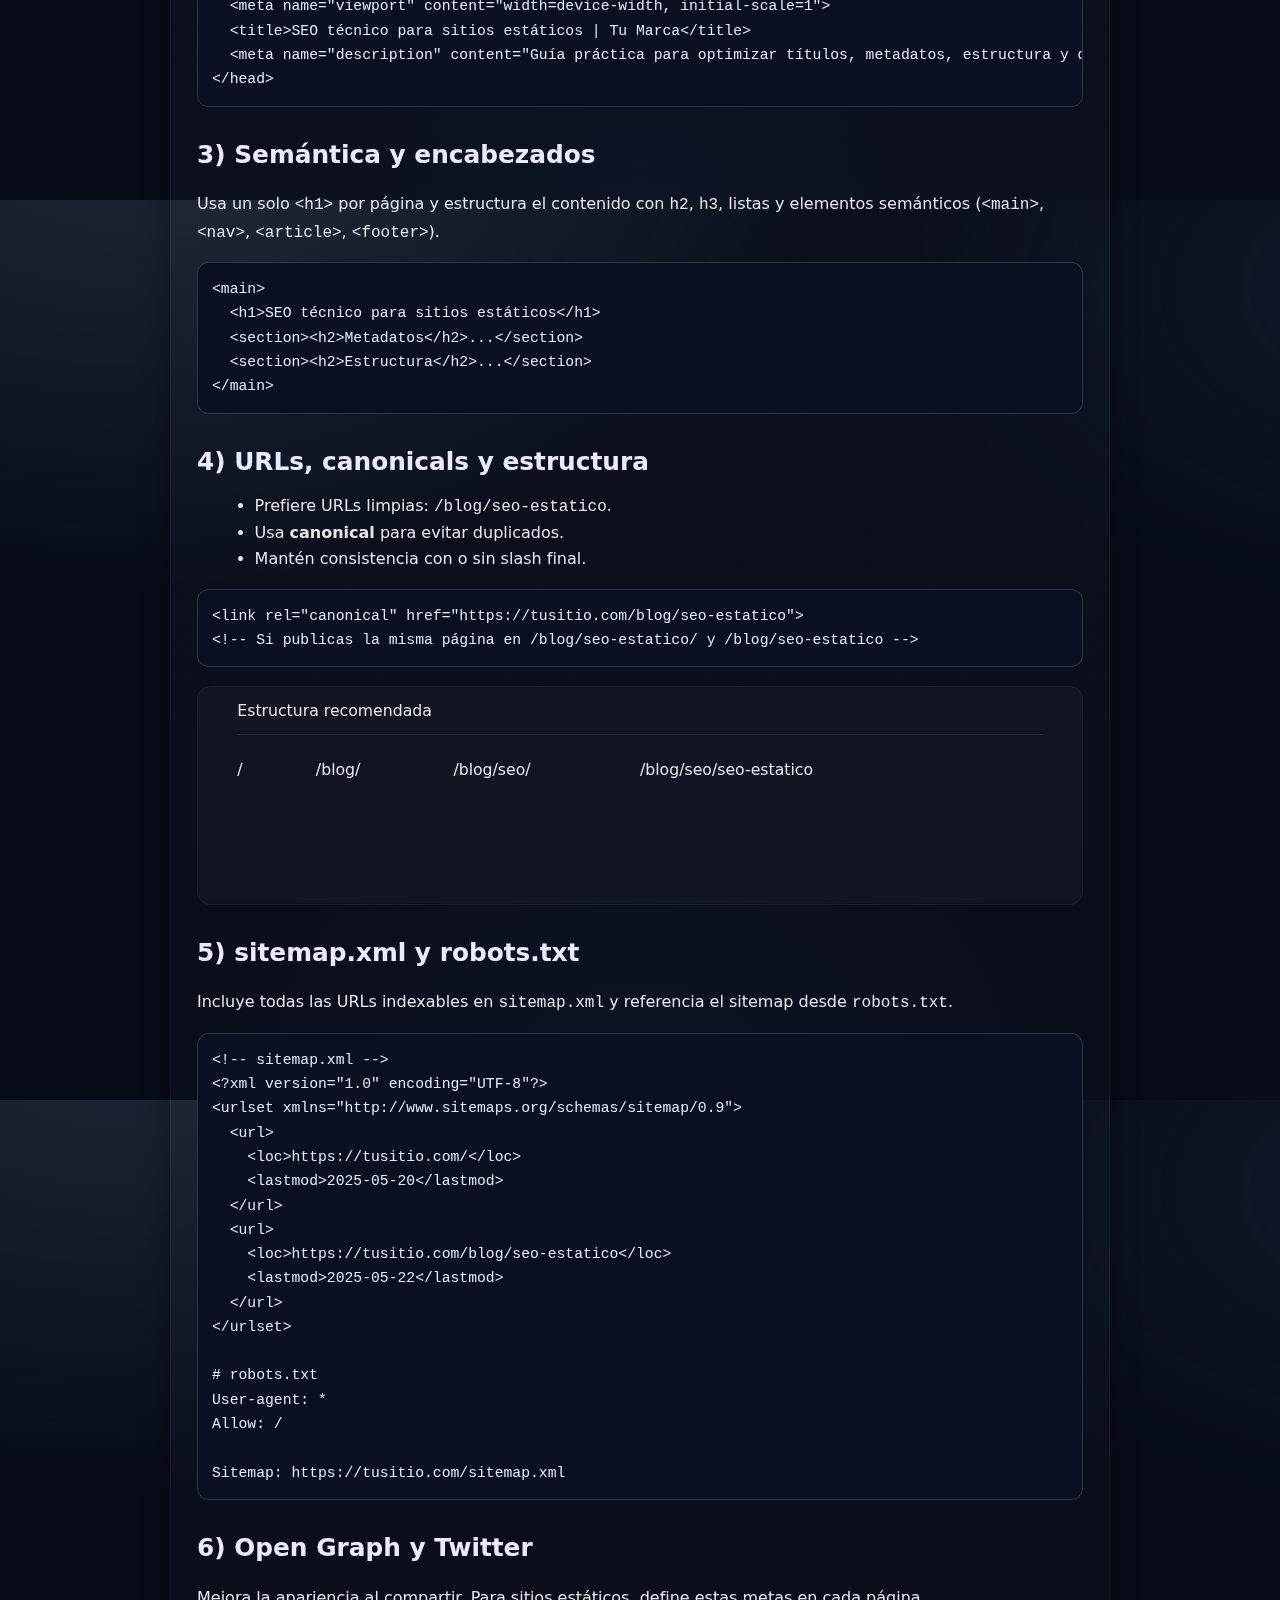
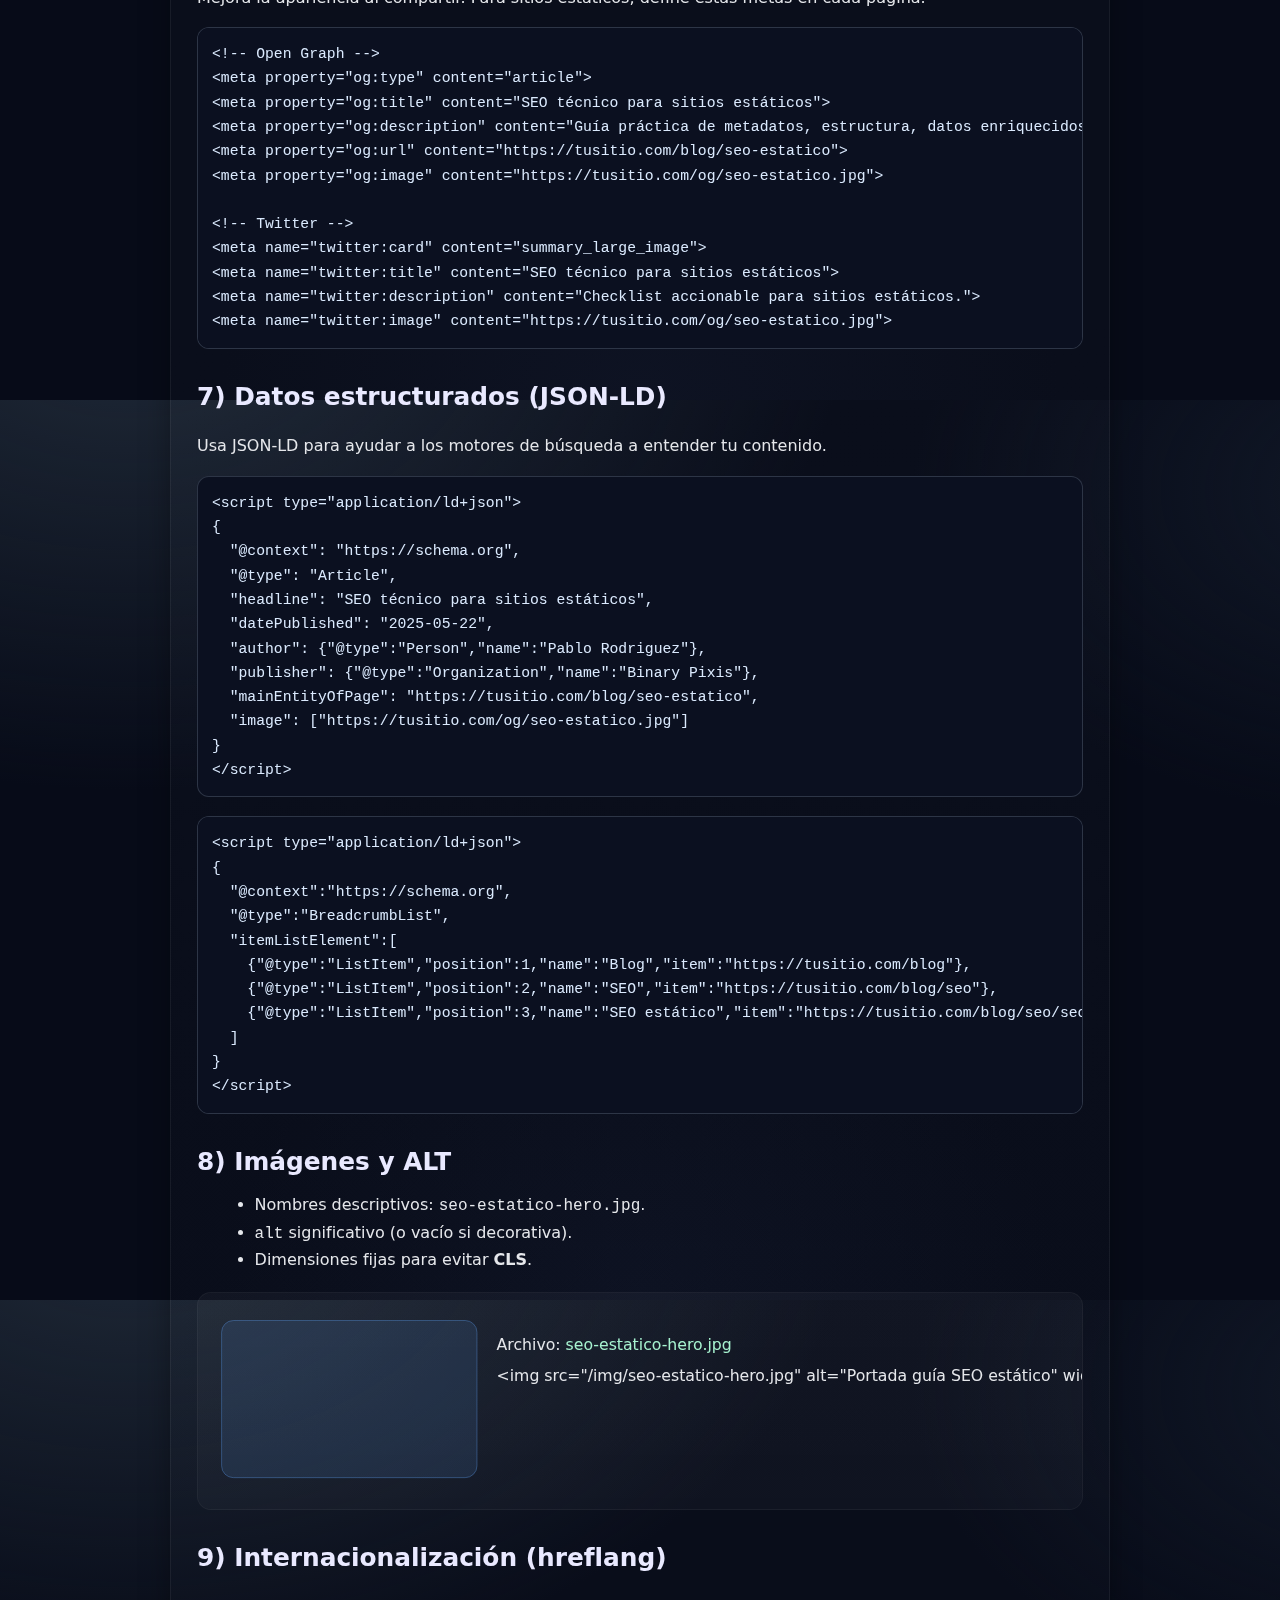
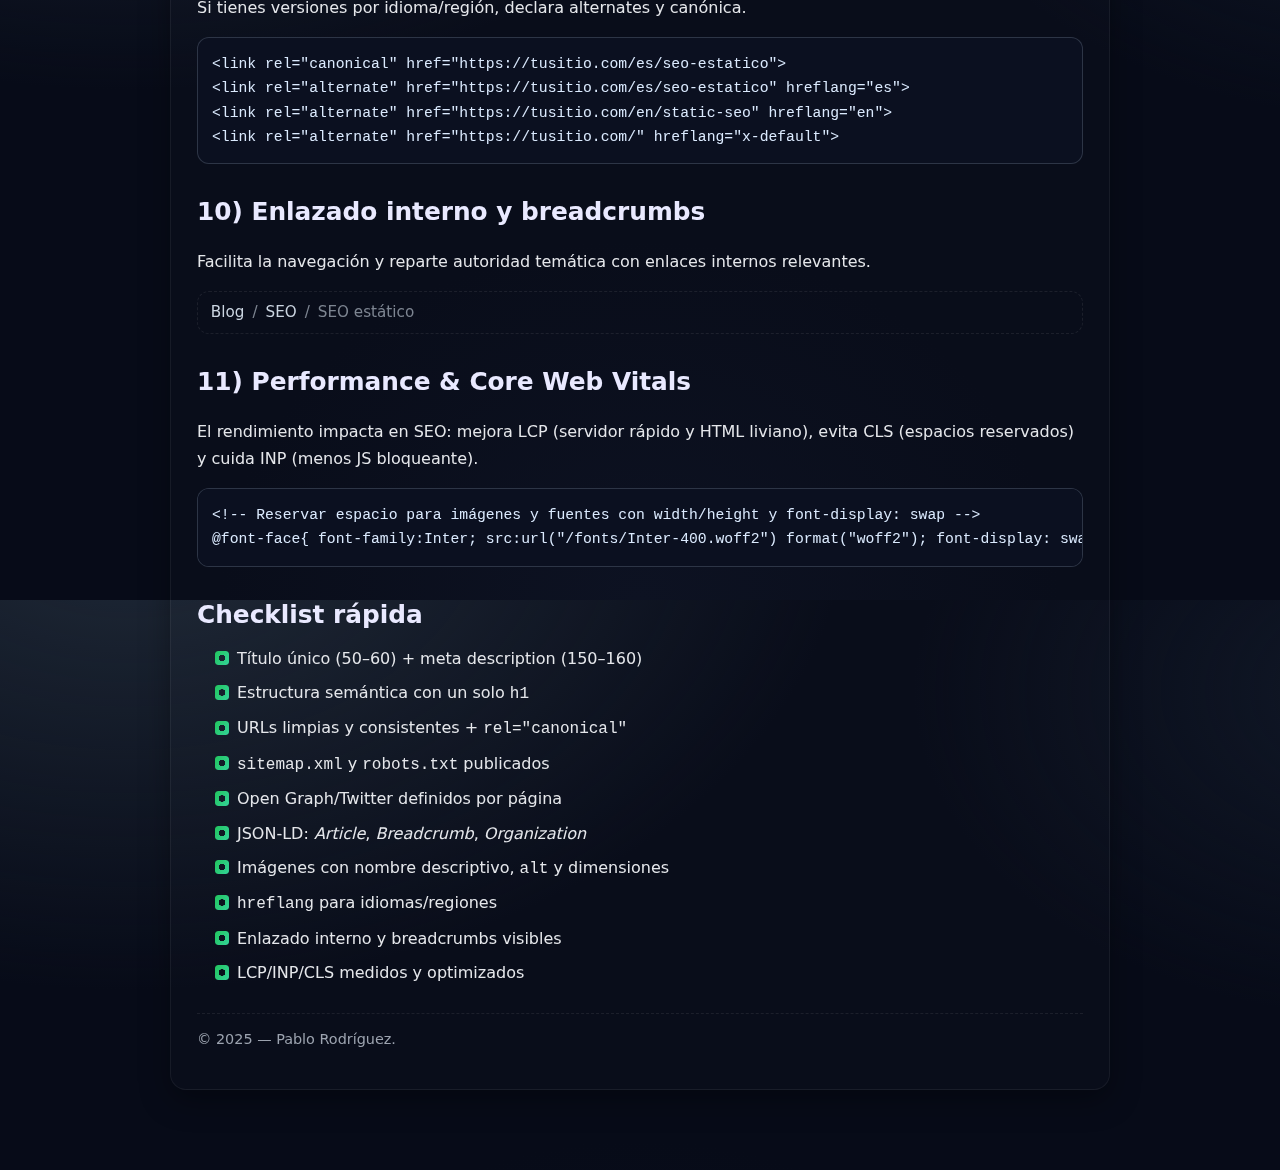
<file: entries/seo-tecnico.html>
<!DOCTYPE html>
<html lang="es">
<head>
  <meta charset="UTF-8" />
  <meta name="viewport" content="width=device-width, initial-scale=1" />
  <title>SEO técnico para sitios estáticos</title>

  <style>
    /* ====== Diseño base (solo HTML + CSS, sin dependencias) ====== */
    :root{
      --bg: #0b1020;
      --panel: #0f172a;
      --panel-2:#111827;
      --text: #e5e7eb;
      --muted:#9ca3af;
      --brand: #a7f3d0;
      --brand-2:#60a5fa;
      --accent:#f472b6;
      --good:#22c55e;
      --warn:#f59e0b;
      --danger:#ef4444;
      --radius: 16px;
      --shadow: 0 10px 30px rgba(0,0,0,.35);
      --mono: ui-monospace, SFMono-Regular, Menlo, Monaco, Consolas, "Liberation Mono", "Courier New", monospace;
      --sans: system-ui, -apple-system, Segoe UI, Roboto, Helvetica, Arial, "Apple Color Emoji","Segoe UI Emoji";
      --link: #93c5fd;
      --green: #34d399;
      --blue: #60a5fa;
      --serp-bg: #0c1328;
    }
    *{box-sizing:border-box}
    html,body{height:100%}
    body{
      margin:0;
      font-family: var(--sans);
      color: var(--text);
      background: radial-gradient(1200px 800px at 10% -10%, #1f2937, transparent 60%),
                  radial-gradient(900px 600px at 110% 10%, #111827, transparent 55%),
                  radial-gradient(700px 600px at 50% 100%, #0b1020, #070b18 60%);
      background-color: var(--bg);
      line-height: 1.65;
    }

    .entry{
      max-width: 980px;
      margin: 0 auto;
      padding: 32px 20px 80px;
    }

    .back{
      display:inline-flex; gap:.5rem; align-items:center;
      color:var(--muted); text-decoration:none; font-size:.95rem;
      transition:opacity .2s ease; margin-bottom: 8px;
    }
    .back:hover{opacity:.8}

    .card{
      background: linear-gradient(180deg, rgba(255,255,255,.02), rgba(255,255,255,.01));
      border:1px solid rgba(255,255,255,.06);
      border-radius: var(--radius);
      box-shadow: var(--shadow);
    }

    header.entry__header{ padding: 18px; }
    .badge{
      display:inline-block; padding: .25rem .6rem; border-radius: 999px;
      background: linear-gradient(90deg, rgba(96,165,250,.18), rgba(167,243,208,.18));
      border:1px solid rgba(96,165,250,.35);
      color:#e0f2fe; font-weight:600; font-size:.8rem; letter-spacing:.3px;
      margin-bottom:.6rem;
    }
    h1.entry__title{
      margin: 6px 0 4px; line-height:1.15;
      font-size: clamp(1.9rem, 3.4vw, 2.7rem);
      background: linear-gradient(90deg, #e5e7eb, #a7f3d0 40%, #93c5fd 85%);
      -webkit-background-clip:text; background-clip:text; color:transparent;
    }
    .entry__meta{
      color:var(--muted); font-size:.95rem; display:flex; gap:.6rem; flex-wrap:wrap;
    }

    /* ====== Hero (SVG inline generado) ====== */
    figure.hero{ margin:18px 0 28px; overflow:hidden; border-radius: calc(var(--radius) + 4px); border:1px solid rgba(255,255,255,.06)}
    .hero svg{ display:block; width:100%; height:auto; background:#0a0f22; }

    /* ====== Tabla de contenidos ====== */
    nav.toc{
      margin: 24px 0 28px; padding: 18px;
      background: linear-gradient(180deg, rgba(255,255,255,.02), rgba(255,255,255,.01));
      border:1px solid rgba(255,255,255,.06);
      border-radius: var(--radius);
    }
    .toc strong{ display:block; margin-bottom:8px; color:#dbeafe; }
    .toc ol{ margin:0; padding-left: 1.2rem; }
    .toc a{ color:var(--link); text-decoration:none; }
    .toc a:hover{ text-decoration:underline; }

    /* ====== Contenido ====== */
    .entry__content{
      padding: 24px 18px;
      background: linear-gradient(180deg, rgba(255,255,255,.02), rgba(255,255,255,.01));
      border:1px solid rgba(255,255,255,.06);
      border-radius: var(--radius);
    }
    .entry__content h2{
      margin: 28px 0 10px;
      font-size: clamp(1.24rem, 2.2vw, 1.55rem);
      color:#e9e9ff;
    }
    .entry__content p{ color:#e5e7eb; }
    .entry__content a{ color: var(--link); }
    .entry__content ul{ margin: .5rem 0 1rem 1.1rem; }
    .note{
      background: linear-gradient(180deg, rgba(34,197,94,.08), rgba(34,197,94,.05));
      border:1px solid rgba(34,197,94,.35);
      color:#dcfce7; padding: .75rem 1rem; border-radius: 12px;
    }

    pre{
      margin: .8rem 0 1.2rem;
      background: #0b1020; color:#dbeafe;
      border:1px solid rgba(148,163,184,.25);
      border-radius: 12px; padding: 14px;
      overflow:auto; font-family: var(--mono); font-size:.92rem;
    }
    code{ font-family: var(--mono) }

    .checklist{ list-style:none; padding-left:0; }
    .checklist li{ margin:.5rem 0; padding-left:1.4rem; position:relative; }
    .checklist li::before{
      content:""; position:absolute; left:0; top:.32rem; width:.9rem; height:.9rem;
      border-radius:3px; background: linear-gradient(120deg, var(--good), #34d399);
      box-shadow: 0 0 0 2px rgba(34,197,94,.2);
      mask: radial-gradient(circle at 50% 50%, transparent 32%, black 33%);
    }

    /* ====== Figuras generadas (SVG) ====== */
    .inline-figure{
      margin: 18px 0; border-radius: 14px; border:1px solid rgba(255,255,255,.06); overflow:hidden;
      background: linear-gradient(180deg, rgba(255,255,255,.02), rgba(255,255,255,.01));
    }
    .inline-figure svg{ display:block; width:100%; height:auto }

    /* Breadcrumb demo */
    .breadcrumbs{
      display:flex; gap:.5rem; flex-wrap:wrap; font-size:.95rem; color:#cbd5e1;
      padding:.5rem .8rem; border:1px dashed rgba(255,255,255,.08); border-radius:12px;
    }
    .breadcrumbs a{ color:#cbd5e1; text-decoration:none }
    .breadcrumbs span{ opacity:.6 }

    /* Responsivo */
    @media (min-width: 900px){
      header.entry__header, .entry__content, nav.toc{ padding: 24px 26px; }
      .grid-2{ display:grid; grid-template-columns: 1fr 1fr; gap:18px; }
    }
  </style>
</head>
<body>
  <main class="entry" id="top">
    <a class="back" href="../blog.html" aria-label="Volver al blog">← Volver al blog</a>

    <header class="entry__header card">
      <span class="badge">SEO</span>
      <h1 class="entry__title">SEO técnico para sitios estáticos</h1>
      <div class="entry__meta">
        <time datetime="2025-05-22">22/05/2025</time>
        <span>•</span>
        <span>Por Pablo Rodriguez</span>
      </div>

      <!-- Imagen generada (SVG inline, sin dependencias) -->
      <figure class="hero card" role="img" aria-label="Ilustración estilo SERP con título, URL y descripción">
        <svg viewBox="0 0 1200 520" xmlns="http://www.w3.org/2000/svg">
          <defs>
            <linearGradient id="g1" x1="0" y1="0" x2="1" y2="1">
              <stop offset="0%" stop-color="#60a5fa" stop-opacity=".95"/>
              <stop offset="100%" stop-color="#a7f3d0" stop-opacity=".95"/>
            </linearGradient>
            <filter id="glow" x="-20%" y="-20%" width="140%" height="140%">
              <feGaussianBlur stdDeviation="16" result="b"/>
              <feMerge><feMergeNode in="b"/><feMergeNode in="SourceGraphic"/></feMerge>
            </filter>
          </defs>
          <rect width="1200" height="520" fill="#0a0f22"/>

          <!-- “Ventana SERP” -->
          <g transform="translate(120,80)">
            <rect x="0" y="0" width="960" height="360" rx="18" fill="var(--serp-bg)" stroke="rgba(255,255,255,.08)"/>
            <!-- título -->
            <rect x="36" y="40" width="680" height="26" rx="6" fill="#1e40af"/>
            <text x="44" y="59" fill="#93c5fd" font-family="system-ui" font-size="18" font-weight="700">SEO técnico para sitios estáticos</text>
            <!-- URL -->
            <rect x="36" y="78" width="300" height="18" rx="4" fill="#052e1b"/>
            <text x="44" y="92" fill="#86efac" font-family="system-ui" font-size="14">tusitio.com/guia/seo-estatico</text>
            <!-- descripción -->
            <rect x="36" y="112" width="860" height="16" rx="4" fill="rgba(255,255,255,.06)"/>
            <rect x="36" y="134" width="820" height="16" rx="4" fill="rgba(255,255,255,.06)"/>
            <rect x="36" y="156" width="520" height="16" rx="4" fill="rgba(255,255,255,.06)"/>

            <!-- Rich result chips -->
            <g transform="translate(36,208)">
              <rect x="0" y="0" rx="10" ry="10" width="140" height="28" fill="rgba(255,255,255,.08)"/>
              <text x="12" y="19" fill="#e5e7eb" font-family="system-ui" font-size="14">Breadcrumbs</text>
              <rect x="154" y="0" rx="10" ry="10" width="160" height="28" fill="rgba(255,255,255,.08)"/>
              <text x="166" y="19" fill="#e5e7eb" font-family="system-ui" font-size="14">Organization</text>
              <rect x="328" y="0" rx="10" ry="10" width="120" height="28" fill="rgba(255,255,255,.08)"/>
              <text x="340" y="19" fill="#e5e7eb" font-family="system-ui" font-size="14">Article</text>
            </g>
          </g>

          <!-- Glow detail -->
          <circle cx="1050" cy="120" r="90" fill="url(#g1)" opacity=".45" filter="url(#glow)"/>
          <circle cx="160" cy="420" r="110" fill="url(#g1)" opacity=".25" filter="url(#glow)"/>
        </svg>
      </figure>
    </header>

    <nav class="toc card" aria-label="Tabla de contenidos">
      <strong>Contenido</strong>
      <ol>
        <li><a href="#fundamentos">1. Fundamentos</a></li>
        <li><a href="#metadatos">2. Metadatos esenciales</a></li>
        <li><a href="#semantica">3. Semántica y encabezados</a></li>
        <li><a href="#urls">4. URLs, canonicals y estructura</a></li>
        <li><a href="#sitemap-robots">5. sitemap.xml y robots.txt</a></li>
        <li><a href="#og-twitter">6. Open Graph y Twitter</a></li>
        <li><a href="#structured">7. Datos estructurados (JSON-LD)</a></li>
        <li><a href="#imagenes">8. Imágenes y ALT</a></li>
        <li><a href="#hreflang">9. Internacionalización (hreflang)</a></li>
        <li><a href="#interno">10. Enlazado interno y breadcrumbs</a></li>
        <li><a href="#performance">11. Performance & CWV</a></li>
        <li><a href="#checklist">Checklist</a></li>
      </ol>
    </nav>

    <article class="entry__content card" id="contenido">
      <section id="fundamentos">
        <h2>1) Fundamentos</h2>
        <p>Los sitios estáticos ofrecen HTML ya renderizado, lo que es ideal para SEO. La clave está en una buena estructura, metadatos correctos, contenido accesible y rendimiento sólido.</p>
        <div class="note">Regla de oro: cada página debe responder claramente a una intención de búsqueda.</div>
      </section>

      <section id="metadatos">
        <h2>2) Metadatos esenciales</h2>
        <ul>
          <li><strong>Title</strong>: ~50–60 caracteres, único y descriptivo.</li>
          <li><strong>Meta description</strong>: ~150–160 caracteres, persuasiva.</li>
          <li><strong>Viewport</strong>, <strong>charset</strong> y <strong>lang</strong> en HTML.</li>
        </ul>
<pre><code>&lt;head&gt;
  &lt;meta charset="UTF-8"&gt;
  &lt;meta name="viewport" content="width=device-width, initial-scale=1"&gt;
  &lt;title&gt;SEO técnico para sitios estáticos | Tu Marca&lt;/title&gt;
  &lt;meta name="description" content="Guía práctica para optimizar títulos, metadatos, estructura y datos enriqueci... "&gt;
&lt;/head&gt;</code></pre>
      </section>

      <section id="semantica">
        <h2>3) Semántica y encabezados</h2>
        <p>Usa un solo <code>&lt;h1&gt;</code> por página y estructura el contenido con <code>h2</code>, <code>h3</code>, listas y elementos semánticos (<code>&lt;main&gt;</code>, <code>&lt;nav&gt;</code>, <code>&lt;article&gt;</code>, <code>&lt;footer&gt;</code>).</p>
<pre><code>&lt;main&gt;
  &lt;h1&gt;SEO técnico para sitios estáticos&lt;/h1&gt;
  &lt;section&gt;&lt;h2&gt;Metadatos&lt;/h2&gt;...&lt;/section&gt;
  &lt;section&gt;&lt;h2&gt;Estructura&lt;/h2&gt;...&lt;/section&gt;
&lt;/main&gt;</code></pre>
      </section>

      <section id="urls">
        <h2>4) URLs, canonicals y estructura</h2>
        <ul>
          <li>Prefiere URLs limpias: <code>/blog/seo-estatico</code>.</li>
          <li>Usa <strong>canonical</strong> para evitar duplicados.</li>
          <li>Mantén consistencia con o sin slash final.</li>
        </ul>
<pre><code>&lt;link rel="canonical" href="https://tusitio.com/blog/seo-estatico"&gt;
&lt;!-- Si publicas la misma página en /blog/seo-estatico/ y /blog/seo-estatico --&gt;</code></pre>

        <div class="inline-figure" role="img" aria-label="Diagrama simple de estructura de URLs limpias">
          <svg viewBox="0 0 900 220" xmlns="http://www.w3.org/2000/svg">
            <rect width="900" height="220" fill="rgba(255,255,255,.02)"/>
            <g transform="translate(40,30)" font-family="system-ui" font-size="16" fill="#e5e7eb">
              <text x="0" y="0">Estructura recomendada</text>
              <rect x="0" y="18" width="820" height="1" fill="rgba(255,255,255,.1)"/>
              <text x="0" y="60">/</text>
              <text x="80" y="60">/blog/</text>
              <text x="220" y="60">/blog/seo/</text>
              <text x="410" y="60">/blog/seo/seo-estatico</text>
            </g>
          </svg>
        </div>
      </section>

      <section id="sitemap-robots">
        <h2>5) sitemap.xml y robots.txt</h2>
        <p>Incluye todas las URLs indexables en <code>sitemap.xml</code> y referencia el sitemap desde <code>robots.txt</code>.</p>
<pre><code>&lt;!-- sitemap.xml --&gt;
&lt;?xml version="1.0" encoding="UTF-8"?&gt;
&lt;urlset xmlns="http://www.sitemaps.org/schemas/sitemap/0.9"&gt;
  &lt;url&gt;
    &lt;loc&gt;https://tusitio.com/&lt;/loc&gt;
    &lt;lastmod&gt;2025-05-20&lt;/lastmod&gt;
  &lt;/url&gt;
  &lt;url&gt;
    &lt;loc&gt;https://tusitio.com/blog/seo-estatico&lt;/loc&gt;
    &lt;lastmod&gt;2025-05-22&lt;/lastmod&gt;
  &lt;/url&gt;
&lt;/urlset&gt;

# robots.txt
User-agent: *
Allow: /

Sitemap: https://tusitio.com/sitemap.xml</code></pre>
      </section>

      <section id="og-twitter">
        <h2>6) Open Graph y Twitter</h2>
        <p>Mejora la apariencia al compartir. Para sitios estáticos, define estas metas en cada página.</p>
<pre><code>&lt;!-- Open Graph --&gt;
&lt;meta property="og:type" content="article"&gt;
&lt;meta property="og:title" content="SEO técnico para sitios estáticos"&gt;
&lt;meta property="og:description" content="Guía práctica de metadatos, estructura, datos enriquecidos y rendimiento."&gt;
&lt;meta property="og:url" content="https://tusitio.com/blog/seo-estatico"&gt;
&lt;meta property="og:image" content="https://tusitio.com/og/seo-estatico.jpg"&gt;

&lt;!-- Twitter --&gt;
&lt;meta name="twitter:card" content="summary_large_image"&gt;
&lt;meta name="twitter:title" content="SEO técnico para sitios estáticos"&gt;
&lt;meta name="twitter:description" content="Checklist accionable para sitios estáticos."&gt;
&lt;meta name="twitter:image" content="https://tusitio.com/og/seo-estatico.jpg"&gt;</code></pre>
      </section>

      <section id="structured">
        <h2>7) Datos estructurados (JSON-LD)</h2>
        <p>Usa JSON-LD para ayudar a los motores de búsqueda a entender tu contenido.</p>
<pre><code>&lt;script type="application/ld+json"&gt;
{
  "@context": "https://schema.org",
  "@type": "Article",
  "headline": "SEO técnico para sitios estáticos",
  "datePublished": "2025-05-22",
  "author": {"@type":"Person","name":"Pablo Rodriguez"},
  "publisher": {"@type":"Organization","name":"Binary Pixis"},
  "mainEntityOfPage": "https://tusitio.com/blog/seo-estatico",
  "image": ["https://tusitio.com/og/seo-estatico.jpg"]
}
&lt;/script&gt;</code></pre>

<pre><code>&lt;script type="application/ld+json"&gt;
{
  "@context":"https://schema.org",
  "@type":"BreadcrumbList",
  "itemListElement":[
    {"@type":"ListItem","position":1,"name":"Blog","item":"https://tusitio.com/blog"},
    {"@type":"ListItem","position":2,"name":"SEO","item":"https://tusitio.com/blog/seo"},
    {"@type":"ListItem","position":3,"name":"SEO estático","item":"https://tusitio.com/blog/seo/seo-estatico"}
  ]
}
&lt;/script&gt;</code></pre>
      </section>

      <section id="imagenes">
        <h2>8) Imágenes y ALT</h2>
        <ul>
          <li>Nombres descriptivos: <code>seo-estatico-hero.jpg</code>.</li>
          <li><code>alt</code> significativo (o vacío si decorativa).</li>
          <li>Dimensiones fijas para evitar <strong>CLS</strong>.</li>
        </ul>

        <!-- Figura generada: previsualización de imagen con nombre y alt -->
        <figure class="inline-figure" role="img" aria-label="Ejemplo de imagen con nombre descriptivo y atributos ALT, width y height">
          <svg viewBox="0 0 900 220" xmlns="http://www.w3.org/2000/svg">
            <rect width="900" height="220" fill="rgba(255,255,255,.02)"/>
            <g transform="translate(24,28)" font-family="system-ui" font-size="16" fill="#e5e7eb">
              <rect x="0" y="0" width="260" height="160" rx="12" fill="rgba(96,165,250,.12)" stroke="rgba(96,165,250,.35)"/>
              <text x="280" y="30">Archivo: <tspan fill="#a7f3d0">seo-estatico-hero.jpg</tspan></text>
              <text x="280" y="62">&lt;img src="/img/seo-estatico-hero.jpg" alt="Portada guía SEO estático" width="1200" height="630"&gt;</text>
            </g>
          </svg>
        </figure>
      </section>

      <section id="hreflang">
        <h2>9) Internacionalización (hreflang)</h2>
        <p>Si tienes versiones por idioma/región, declara alternates y canónica.</p>
<pre><code>&lt;link rel="canonical" href="https://tusitio.com/es/seo-estatico"&gt;
&lt;link rel="alternate" href="https://tusitio.com/es/seo-estatico" hreflang="es"&gt;
&lt;link rel="alternate" href="https://tusitio.com/en/static-seo" hreflang="en"&gt;
&lt;link rel="alternate" href="https://tusitio.com/" hreflang="x-default"&gt;</code></pre>
      </section>

      <section id="interno">
        <h2>10) Enlazado interno y breadcrumbs</h2>
        <p>Facilita la navegación y reparte autoridad temática con enlaces internos relevantes.</p>
        <nav class="breadcrumbs" aria-label="Breadcrumb">
          <a href="/blog">Blog</a> <span>/</span>
          <a href="/blog/seo">SEO</a> <span>/</span>
          <span aria-current="page">SEO estático</span>
        </nav>
      </section>

      <section id="performance">
        <h2>11) Performance & Core Web Vitals</h2>
        <p>El rendimiento impacta en SEO: mejora LCP (servidor rápido y HTML liviano), evita CLS (espacios reservados) y cuida INP (menos JS bloqueante).</p>
<pre><code>&lt;!-- Reservar espacio para imágenes y fuentes con width/height y font-display: swap --&gt;
@font-face{ font-family:Inter; src:url("/fonts/Inter-400.woff2") format("woff2"); font-display: swap; }</code></pre>
      </section>

      <section id="checklist">
        <h2>Checklist rápida</h2>
        <ul class="checklist">
          <li>Título único (50–60) + meta description (150–160)</li>
          <li>Estructura semántica con un solo <code>h1</code></li>
          <li>URLs limpias y consistentes + <code>rel="canonical"</code></li>
          <li><code>sitemap.xml</code> y <code>robots.txt</code> publicados</li>
          <li>Open Graph/Twitter definidos por página</li>
          <li>JSON-LD: <em>Article</em>, <em>Breadcrumb</em>, <em>Organization</em></li>
          <li>Imágenes con nombre descriptivo, <code>alt</code> y dimensiones</li>
          <li><code>hreflang</code> para idiomas/regiones</li>
          <li>Enlazado interno y breadcrumbs visibles</li>
          <li>LCP/INP/CLS medidos y optimizados</li>
        </ul>
      </section>

      <div class="footer" style="margin-top: 26px; padding: 14px 0; color:var(--muted); font-size:.9rem; border-top:1px dashed rgba(255,255,255,.08)">
        © 2025 — Pablo Rodríguez.
      </div>
    </article>
  </main>
</body>
</html>
</file>
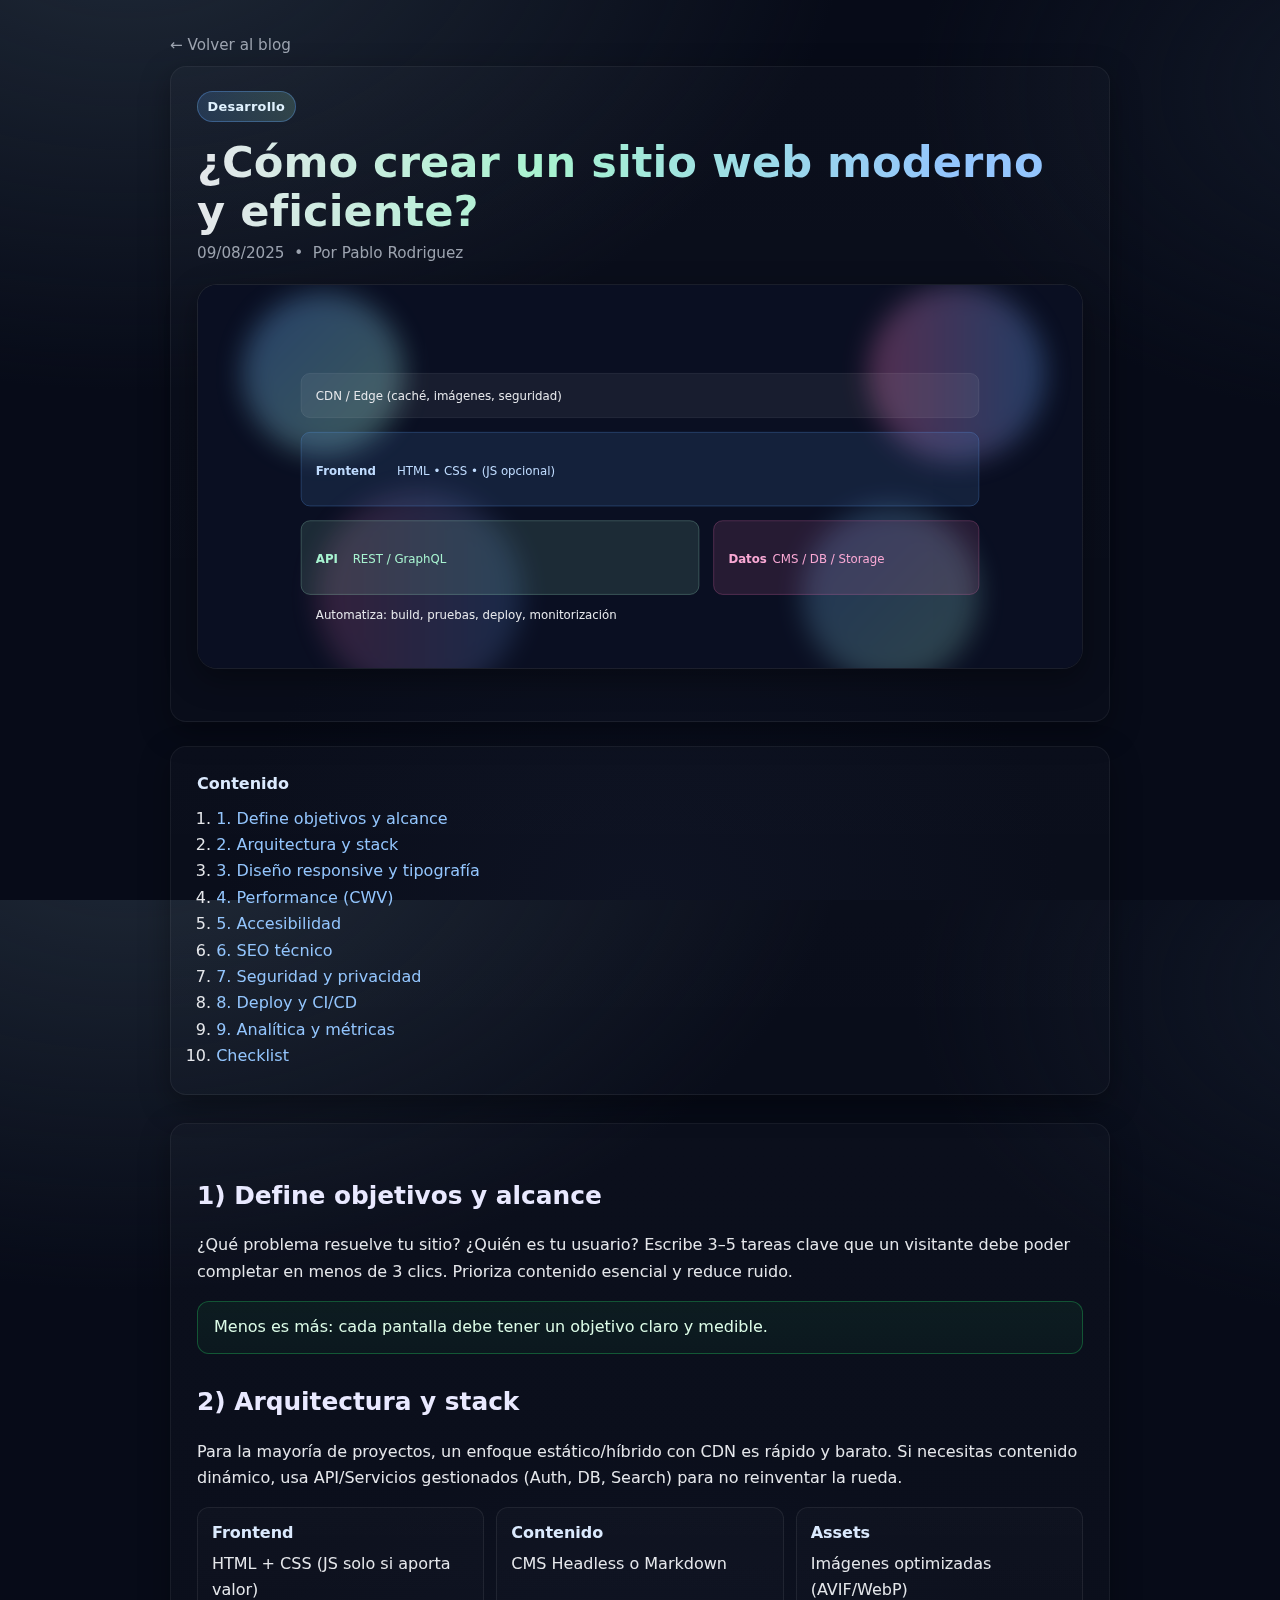
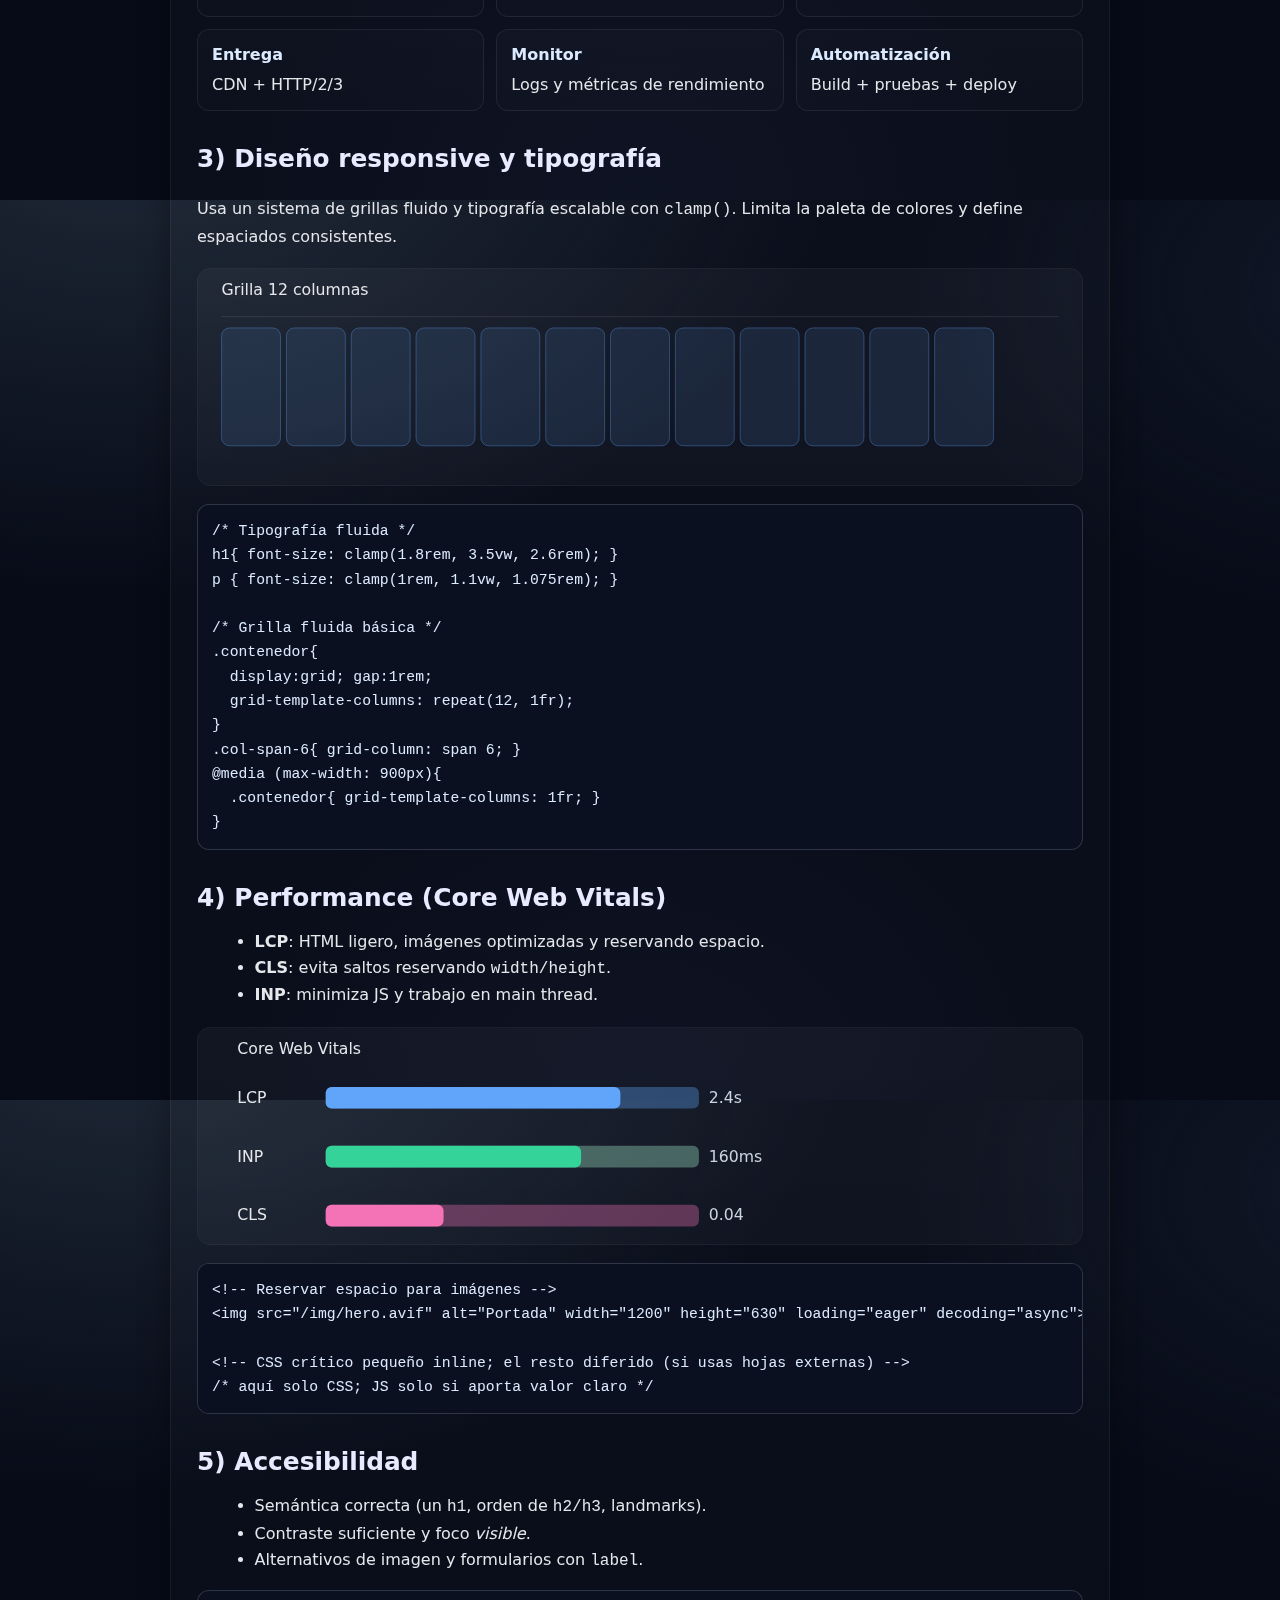
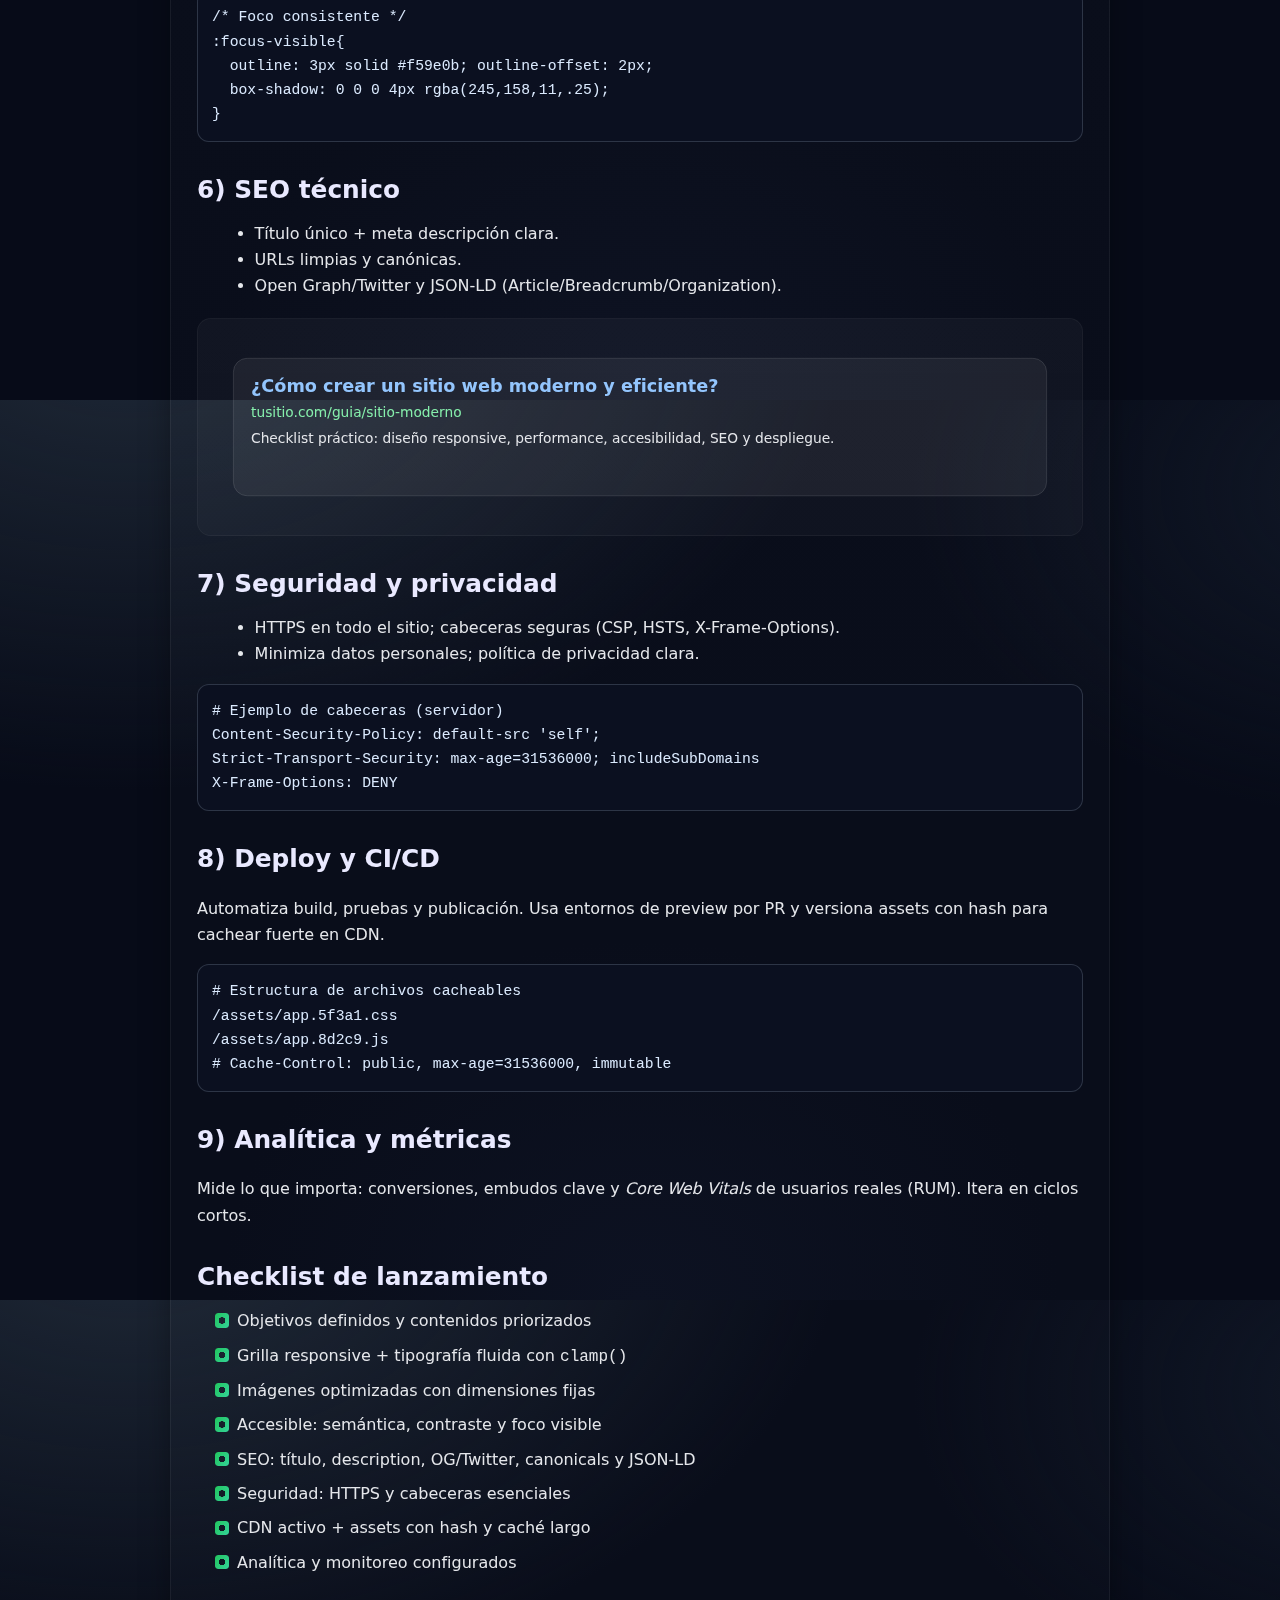
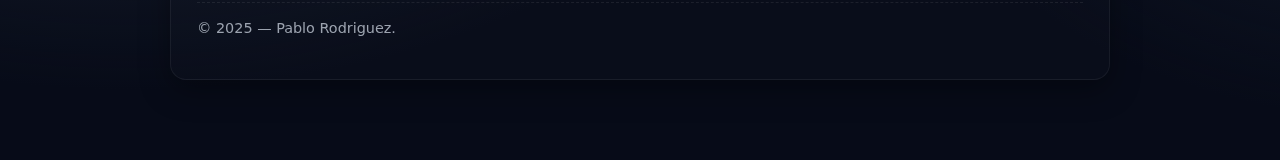
<file: entries/sitiowebmoderno.html>
<!DOCTYPE html>
<html lang="es">
<head>
  <meta charset="UTF-8" />
  <meta name="viewport" content="width=device-width, initial-scale=1" />
  <title>¿Cómo crear un sitio web moderno y eficiente?</title>

  <style>
    /* ====== Diseño base (solo HTML + CSS, sin dependencias) ====== */
    :root{
      --bg: #0b1020;
      --panel: #0f172a;
      --panel-2:#111827;
      --text: #e5e7eb;
      --muted:#9ca3af;
      --brand: #a7f3d0;
      --brand-2:#60a5fa;
      --accent:#f472b6;
      --good:#22c55e;
      --warn:#f59e0b;
      --danger:#ef4444;
      --radius: 16px;
      --shadow: 0 10px 30px rgba(0,0,0,.35);
      --mono: ui-monospace, SFMono-Regular, Menlo, Monaco, Consolas, "Liberation Mono", "Courier New", monospace;
      --sans: system-ui, -apple-system, Segoe UI, Roboto, Helvetica, Arial, "Apple Color Emoji","Segoe UI Emoji";
      --link: #93c5fd;
    }
    *{box-sizing:border-box}
    html,body{height:100%}
    body{
      margin:0;
      font-family: var(--sans);
      color: var(--text);
      background: radial-gradient(1200px 800px at 10% -10%, #1f2937, transparent 60%),
                  radial-gradient(900px 600px at 110% 10%, #111827, transparent 55%),
                  radial-gradient(700px 600px at 50% 100%, #0b1020, #070b18 60%);
      background-color: var(--bg);
      line-height: 1.65;
    }

    .entry{
      max-width: 980px;
      margin: 0 auto;
      padding: 32px 20px 80px;
    }

    .back{
      display:inline-flex; gap:.5rem; align-items:center;
      color:var(--muted); text-decoration:none; font-size:.95rem;
      transition:opacity .2s ease; margin-bottom: 8px;
    }
    .back:hover{opacity:.8}

    .card{
      background: linear-gradient(180deg, rgba(255,255,255,.02), rgba(255,255,255,.01));
      border:1px solid rgba(255,255,255,.06);
      border-radius: var(--radius);
      box-shadow: var(--shadow);
    }

    header.entry__header{ padding: 18px; }
    .badge{
      display:inline-block; padding: .25rem .6rem; border-radius: 999px;
      background: linear-gradient(90deg, rgba(96,165,250,.18), rgba(167,243,208,.18));
      border:1px solid rgba(96,165,250,.35);
      color:#e0f2fe; font-weight:600; font-size:.8rem; letter-spacing:.3px;
      margin-bottom:.6rem;
    }
    h1.entry__title{
      margin: 6px 0 4px; line-height:1.15;
      font-size: clamp(1.9rem, 3.4vw, 2.7rem);
      background: linear-gradient(90deg, #e5e7eb, #a7f3d0 40%, #93c5fd 85%);
      -webkit-background-clip:text; background-clip:text; color:transparent;
    }
    .entry__meta{
      color:var(--muted); font-size:.95rem; display:flex; gap:.6rem; flex-wrap:wrap;
    }

    /* ====== Hero (SVG inline generado) ====== */
    figure.hero{ margin:18px 0 28px; overflow:hidden; border-radius: calc(var(--radius) + 4px); border:1px solid rgba(255,255,255,.06)}
    .hero svg{ display:block; width:100%; height:auto; background:#0a0f22; }

    /* ====== Tabla de contenidos ====== */
    nav.toc{
      margin: 24px 0 28px; padding: 18px;
      background: linear-gradient(180deg, rgba(255,255,255,.02), rgba(255,255,255,.01));
      border:1px solid rgba(255,255,255,.06);
      border-radius: var(--radius);
    }
    .toc strong{ display:block; margin-bottom:8px; color:#dbeafe; }
    .toc ol{ margin:0; padding-left: 1.2rem; }
    .toc a{ color:var(--link); text-decoration:none; }
    .toc a:hover{ text-decoration:underline; }

    /* ====== Contenido ====== */
    .entry__content{
      padding: 24px 18px;
      background: linear-gradient(180deg, rgba(255,255,255,.02), rgba(255,255,255,.01));
      border:1px solid rgba(255,255,255,.06);
      border-radius: var(--radius);
    }
    .entry__content h2{
      margin: 28px 0 10px;
      font-size: clamp(1.24rem, 2.2vw, 1.55rem);
      color:#e9e9ff;
    }
    .entry__content p{ color:#e5e7eb; }
    .entry__content a{ color: var(--link); }
    .entry__content ul{ margin: .5rem 0 1rem 1.1rem; }
    .note{
      background: linear-gradient(180deg, rgba(34,197,94,.08), rgba(34,197,94,.05));
      border:1px solid rgba(34,197,94,.35);
      color:#dcfce7; padding: .75rem 1rem; border-radius: 12px;
    }

    pre{
      margin: .8rem 0 1.2rem;
      background: #0b1020; color:#dbeafe;
      border:1px solid rgba(148,163,184,.25);
      border-radius: 12px; padding: 14px;
      overflow:auto; font-family: var(--mono); font-size:.92rem;
    }
    code{ font-family: var(--mono) }

    .checklist{ list-style:none; padding-left:0; }
    .checklist li{ margin:.5rem 0; padding-left:1.4rem; position:relative; }
    .checklist li::before{
      content:""; position:absolute; left:0; top:.32rem; width:.9rem; height:.9rem;
      border-radius:3px; background: linear-gradient(120deg, var(--good), #34d399);
      box-shadow: 0 0 0 2px rgba(34,197,94,.2);
      mask: radial-gradient(circle at 50% 50%, transparent 32%, black 33%);
    }

    /* ====== Figuras generadas (SVG) ====== */
    .inline-figure{
      margin: 18px 0; border-radius: 14px; border:1px solid rgba(255,255,255,.06); overflow:hidden;
      background: linear-gradient(180deg, rgba(255,255,255,.02), rgba(255,255,255,.01));
    }
    .inline-figure svg{ display:block; width:100%; height:auto }

    /* Cards de stack */
    .stack{
      display:grid; gap:12px; grid-template-columns: 1fr;
    }
    .stack .item{
      padding:12px 14px; border-radius: 12px; border:1px solid rgba(255,255,255,.08);
      background: linear-gradient(180deg, rgba(255,255,255,.02), rgba(255,255,255,.01));
    }
    .stack .title{ font-weight:700; color:#dbeafe; margin-bottom:.25rem }

    /* Grid demo */
    .grid-demo{
      display:grid; gap:10px;
      grid-template-columns: repeat(12, 1fr);
    }
    .grid-demo .c{
      background: rgba(96,165,250,.12); border:1px solid rgba(96,165,250,.35); border-radius:10px;
      padding: 10px; text-align:center; color:#cfe6ff;
    }

    /* Responsivo */
    @media (min-width: 680px){
      .stack{ grid-template-columns: repeat(2, 1fr); }
    }
    @media (min-width: 900px){
      header.entry__header, .entry__content, nav.toc{ padding: 24px 26px; }
      .grid-2{ display:grid; grid-template-columns: 1fr 1fr; gap:18px; }
      .stack{ grid-template-columns: repeat(3, 1fr); }
    }
  </style>
</head>
<body>
  <main class="entry" id="top">
    <a class="back" href="../blog.html" aria-label="Volver al blog">← Volver al blog</a>

    <header class="entry__header card">
      <span class="badge">Desarrollo</span>
      <h1 class="entry__title">¿Cómo crear un sitio web moderno y eficiente?</h1>
      <div class="entry__meta">
        <time datetime="2025-08-09">09/08/2025</time>
        <span>•</span>
        <span>Por Pablo Rodriguez</span>
      </div>

      <!-- Imagen generada (SVG inline, sin dependencias) -->
      <figure class="hero card" role="img" aria-label="Arquitectura de un sitio moderno: CDN, Frontend, API y datos">
        <svg viewBox="0 0 1200 520" xmlns="http://www.w3.org/2000/svg">
          <defs>
            <linearGradient id="g1" x1="0" y1="0" x2="1" y2="1">
              <stop offset="0%" stop-color="#60a5fa" stop-opacity=".95"/>
              <stop offset="100%" stop-color="#a7f3d0" stop-opacity=".95"/>
            </linearGradient>
            <linearGradient id="g2" x1="0" y1="0" x2="1" y2="0">
              <stop offset="0%" stop-color="#f472b6" stop-opacity=".9"/>
              <stop offset="100%" stop-color="#60a5fa" stop-opacity=".9"/>
            </linearGradient>
            <filter id="blur" x="-20%" y="-20%" width="140%" height="140%">
              <feGaussianBlur stdDeviation="18"/>
            </filter>
          </defs>
          <rect width="1200" height="520" fill="#0a0f22"/>

          <!-- Blobs -->
          <circle cx="170" cy="120" r="110" fill="url(#g1)" opacity=".35" filter="url(#blur)"/>
          <circle cx="1030" cy="120" r="120" fill="url(#g2)" opacity=".35" filter="url(#blur)"/>
          <circle cx="940" cy="420" r="120" fill="url(#g1)" opacity=".25" filter="url(#blur)"/>
          <circle cx="300" cy="420" r="140" fill="url(#g2)" opacity=".2" filter="url(#blur)"/>

          <!-- Capas de arquitectura -->
          <g transform="translate(140,120)" font-family="system-ui" font-size="16">
            <!-- CDN -->
            <rect x="0" y="0" width="920" height="60" rx="12" fill="rgba(255,255,255,.06)" stroke="rgba(255,255,255,.12)"/>
            <text x="20" y="36" fill="#e5e7eb">CDN / Edge (caché, imágenes, seguridad)</text>

            <!-- Frontend -->
            <rect x="0" y="80" width="920" height="100" rx="12" fill="rgba(96,165,250,.12)" stroke="rgba(96,165,250,.35)"/>
            <text x="20" y="138" fill="#bfdbfe" font-weight="700">Frontend</text>
            <text x="130" y="138" fill="#bfdbfe">HTML • CSS • (JS opcional)</text>

            <!-- API -->
            <rect x="0" y="200" width="540" height="100" rx="12" fill="rgba(167,243,208,.12)" stroke="rgba(167,243,208,.35)"/>
            <text x="20" y="258" fill="#a7f3d0" font-weight="700">API</text>
            <text x="70" y="258" fill="#a7f3d0">REST / GraphQL</text>

            <!-- Datos -->
            <rect x="560" y="200" width="360" height="100" rx="12" fill="rgba(244,114,182,.12)" stroke="rgba(244,114,182,.35)"/>
            <text x="580" y="258" fill="#f9a8d4" font-weight="700">Datos</text>
            <text x="640" y="258" fill="#f9a8d4">CMS / DB / Storage</text>

            <!-- Etiquetas -->
            <text x="20" y="334" fill="#e5e7eb">Automatiza: build, pruebas, deploy, monitorización</text>
          </g>
        </svg>
      </figure>
    </header>

    <nav class="toc card" aria-label="Tabla de contenidos">
      <strong>Contenido</strong>
      <ol>
        <li><a href="#objetivos">1. Define objetivos y alcance</a></li>
        <li><a href="#arquitectura">2. Arquitectura y stack</a></li>
        <li><a href="#ui">3. Diseño responsive y tipografía</a></li>
        <li><a href="#performance">4. Performance (CWV)</a></li>
        <li><a href="#accesibilidad">5. Accesibilidad</a></li>
        <li><a href="#seo">6. SEO técnico</a></li>
        <li><a href="#seguridad">7. Seguridad y privacidad</a></li>
        <li><a href="#deploy">8. Deploy y CI/CD</a></li>
        <li><a href="#metricas">9. Analítica y métricas</a></li>
        <li><a href="#checklist">Checklist</a></li>
      </ol>
    </nav>

    <article class="entry__content card" id="contenido">
      <section id="objetivos">
        <h2>1) Define objetivos y alcance</h2>
        <p>¿Qué problema resuelve tu sitio? ¿Quién es tu usuario? Escribe 3–5 tareas clave que un visitante debe poder completar en menos de 3 clics. Prioriza contenido esencial y reduce ruido.</p>
        <div class="note">Menos es más: cada pantalla debe tener un objetivo claro y medible.</div>
      </section>

      <section id="arquitectura">
        <h2>2) Arquitectura y stack</h2>
        <p>Para la mayoría de proyectos, un enfoque estático/híbrido con CDN es rápido y barato. Si necesitas contenido dinámico, usa API/Servicios gestionados (Auth, DB, Search) para no reinventar la rueda.</p>

        <div class="stack" aria-label="Stack recomendado (ejemplo)">
          <div class="item"><div class="title">Frontend</div><div>HTML + CSS (JS solo si aporta valor)</div></div>
          <div class="item"><div class="title">Contenido</div><div>CMS Headless o Markdown</div></div>
          <div class="item"><div class="title">Assets</div><div>Imágenes optimizadas (AVIF/WebP)</div></div>
          <div class="item"><div class="title">Entrega</div><div>CDN + HTTP/2/3</div></div>
          <div class="item"><div class="title">Monitor</div><div>Logs y métricas de rendimiento</div></div>
          <div class="item"><div class="title">Automatización</div><div>Build + pruebas + deploy</div></div>
        </div>
      </section>

      <section id="ui">
        <h2>3) Diseño responsive y tipografía</h2>
        <p>Usa un sistema de grillas fluido y tipografía escalable con <code>clamp()</code>. Limita la paleta de colores y define espaciados consistentes.</p>

        <!-- Figura: grilla responsive -->
        <figure class="inline-figure" role="img" aria-label="Demostración de grilla de 12 columnas en desktop">
          <svg viewBox="0 0 900 220" xmlns="http://www.w3.org/2000/svg">
            <rect width="900" height="220" fill="rgba(255,255,255,.02)"/>
            <g transform="translate(24,32)" font-family="system-ui" font-size="16" fill="#e5e7eb">
              <text x="0" y="-6">Grilla 12 columnas</text>
              <g transform="translate(0,16)">
                <rect x="0" y="0" width="852" height="1" fill="rgba(255,255,255,.1)"/>
                <!-- columnas -->
                <g transform="translate(0,12)">
                  <!-- 12 columnas -->
                  <g>
                    <!-- Generadas a mano: 12 rectángulos -->
                    <rect x="0"   y="0" width="60" height="120" rx="8" fill="rgba(96,165,250,.12)" stroke="rgba(96,165,250,.35)"/>
                    <rect x="66"  y="0" width="60" height="120" rx="8" fill="rgba(96,165,250,.12)" stroke="rgba(96,165,250,.35)"/>
                    <rect x="132" y="0" width="60" height="120" rx="8" fill="rgba(96,165,250,.12)" stroke="rgba(96,165,250,.35)"/>
                    <rect x="198" y="0" width="60" height="120" rx="8" fill="rgba(96,165,250,.12)" stroke="rgba(96,165,250,.35)"/>
                    <rect x="264" y="0" width="60" height="120" rx="8" fill="rgba(96,165,250,.12)" stroke="rgba(96,165,250,.35)"/>
                    <rect x="330" y="0" width="60" height="120" rx="8" fill="rgba(96,165,250,.12)" stroke="rgba(96,165,250,.35)"/>
                    <rect x="396" y="0" width="60" height="120" rx="8" fill="rgba(96,165,250,.12)" stroke="rgba(96,165,250,.35)"/>
                    <rect x="462" y="0" width="60" height="120" rx="8" fill="rgba(96,165,250,.12)" stroke="rgba(96,165,250,.35)"/>
                    <rect x="528" y="0" width="60" height="120" rx="8" fill="rgba(96,165,250,.12)" stroke="rgba(96,165,250,.35)"/>
                    <rect x="594" y="0" width="60" height="120" rx="8" fill="rgba(96,165,250,.12)" stroke="rgba(96,165,250,.35)"/>
                    <rect x="660" y="0" width="60" height="120" rx="8" fill="rgba(96,165,250,.12)" stroke="rgba(96,165,250,.35)"/>
                    <rect x="726" y="0" width="60" height="120" rx="8" fill="rgba(96,165,250,.12)" stroke="rgba(96,165,250,.35)"/>
                  </g>
                </g>
              </g>
            </g>
          </svg>
        </figure>

<pre><code>/* Tipografía fluida */
h1{ font-size: clamp(1.8rem, 3.5vw, 2.6rem); }
p { font-size: clamp(1rem, 1.1vw, 1.075rem); }

/* Grilla fluida básica */
.contenedor{
  display:grid; gap:1rem;
  grid-template-columns: repeat(12, 1fr);
}
.col-span-6{ grid-column: span 6; }
@media (max-width: 900px){
  .contenedor{ grid-template-columns: 1fr; }
}</code></pre>
      </section>

      <section id="performance">
        <h2>4) Performance (Core Web Vitals)</h2>
        <ul>
          <li><strong>LCP</strong>: HTML ligero, imágenes optimizadas y reservando espacio.</li>
          <li><strong>CLS</strong>: evita saltos reservando <code>width/height</code>.</li>
          <li><strong>INP</strong>: minimiza JS y trabajo en main thread.</li>
        </ul>

        <figure class="inline-figure" role="img" aria-label="Indicadores LCP, INP y CLS con barras de progreso">
          <svg viewBox="0 0 900 220" xmlns="http://www.w3.org/2000/svg">
            <rect width="900" height="220" fill="rgba(255,255,255,.02)"/>
            <g transform="translate(40,36)" font-family="system-ui" font-size="16" fill="#e5e7eb">
              <text x="0" y="-10">Core Web Vitals</text>
              <text x="0" y="40">LCP</text>
              <rect x="90" y="24" width="380" height="22" rx="6" fill="rgba(96,165,250,.35)"/>
              <rect x="90" y="24" width="300" height="22" rx="6" fill="#60a5fa"/>
              <text x="480" y="40" fill="#cbd5e1">2.4s</text>

              <text x="0" y="100">INP</text>
              <rect x="90" y="84" width="380" height="22" rx="6" fill="rgba(167,243,208,.35)"/>
              <rect x="90" y="84" width="260" height="22" rx="6" fill="#34d399"/>
              <text x="480" y="100" fill="#cbd5e1">160ms</text>

              <text x="0" y="160">CLS</text>
              <rect x="90" y="144" width="380" height="22" rx="6" fill="rgba(244,114,182,.35)"/>
              <rect x="90" y="144" width="120" height="22" rx="6" fill="#f472b6"/>
              <text x="480" y="160" fill="#cbd5e1">0.04</text>
            </g>
          </svg>
        </figure>

<pre><code>&lt;!-- Reservar espacio para imágenes --&gt;
&lt;img src="/img/hero.avif" alt="Portada" width="1200" height="630" loading="eager" decoding="async"&gt;

&lt;!-- CSS crítico pequeño inline; el resto diferido (si usas hojas externas) --&gt;
/* aquí solo CSS; JS solo si aporta valor claro */</code></pre>
      </section>

      <section id="accesibilidad">
        <h2>5) Accesibilidad</h2>
        <ul>
          <li>Semántica correcta (un <code>h1</code>, orden de <code>h2/h3</code>, landmarks).</li>
          <li>Contraste suficiente y foco <em>visible</em>.</li>
          <li>Alternativos de imagen y formularios con <code>label</code>.</li>
        </ul>
<pre><code>/* Foco consistente */
:focus-visible{
  outline: 3px solid #f59e0b; outline-offset: 2px;
  box-shadow: 0 0 0 4px rgba(245,158,11,.25);
}</code></pre>
      </section>

      <section id="seo">
        <h2>6) SEO técnico</h2>
        <ul>
          <li>Título único + meta descripción clara.</li>
          <li>URLs limpias y canónicas.</li>
          <li>Open Graph/Twitter y JSON-LD (Article/Breadcrumb/Organization).</li>
        </ul>

        <figure class="inline-figure" role="img" aria-label="Tarjeta tipo SERP con título, URL y descripción">
          <svg viewBox="0 0 900 220" xmlns="http://www.w3.org/2000/svg">
            <rect width="900" height="220" fill="rgba(255,255,255,.02)"/>
            <g transform="translate(36,40)" font-family="system-ui">
              <rect x="0" y="0" width="828" height="140" rx="14" fill="rgba(255,255,255,.06)" stroke="rgba(255,255,255,.12)"/>
              <text x="18" y="34" fill="#93c5fd" font-size="18" font-weight="700">¿Cómo crear un sitio web moderno y eficiente?</text>
              <text x="18" y="60" fill="#86efac" font-size="14">tusitio.com/guia/sitio-moderno</text>
              <text x="18" y="86" fill="#e5e7eb" font-size="14">Checklist práctico: diseño responsive, performance, accesibilidad, SEO y despliegue.</text>
            </g>
          </svg>
        </figure>
      </section>

      <section id="seguridad">
        <h2>7) Seguridad y privacidad</h2>
        <ul>
          <li>HTTPS en todo el sitio; cabeceras seguras (CSP, HSTS, X-Frame-Options).</li>
          <li>Minimiza datos personales; política de privacidad clara.</li>
        </ul>
<pre><code># Ejemplo de cabeceras (servidor)
Content-Security-Policy: default-src 'self';
Strict-Transport-Security: max-age=31536000; includeSubDomains
X-Frame-Options: DENY</code></pre>
      </section>

      <section id="deploy">
        <h2>8) Deploy y CI/CD</h2>
        <p>Automatiza build, pruebas y publicación. Usa entornos de preview por PR y versiona assets con hash para cachear fuerte en CDN.</p>
<pre><code># Estructura de archivos cacheables
/assets/app.5f3a1.css
/assets/app.8d2c9.js
# Cache-Control: public, max-age=31536000, immutable</code></pre>
      </section>

      <section id="metricas">
        <h2>9) Analítica y métricas</h2>
        <p>Mide lo que importa: conversiones, embudos clave y <em>Core Web Vitals</em> de usuarios reales (RUM). Itera en ciclos cortos.</p>
      </section>

      <section id="checklist">
        <h2>Checklist de lanzamiento</h2>
        <ul class="checklist">
          <li>Objetivos definidos y contenidos priorizados</li>
          <li>Grilla responsive + tipografía fluida con <code>clamp()</code></li>
          <li>Imágenes optimizadas con dimensiones fijas</li>
          <li>Accesible: semántica, contraste y foco visible</li>
          <li>SEO: título, description, OG/Twitter, canonicals y JSON-LD</li>
          <li>Seguridad: HTTPS y cabeceras esenciales</li>
          <li>CDN activo + assets con hash y caché largo</li>
          <li>Analítica y monitoreo configurados</li>
        </ul>
      </section>

      <div class="footer" style="margin-top: 26px; padding: 14px 0; color:var(--muted); font-size:.9rem; border-top:1px dashed rgba(255,255,255,.08)">
        © 2025 — Pablo Rodriguez.
      </div>
    </article>
  </main>
</body>
</html>
</file>
<file: assets/fonts/poppins/poppins.css>
@font-face {
    font-family: "Poppins";
    src: url("./Poppins-Regular.ttf") format("truetype");
    font-weight: 400;
    font-style: normal;
}
</file>
<file: assets/css/scroll.css>
/* Chromium*/
:root{
    --color-scrollbar: #d3d3d3;
    --color-background-scroll: #eee;
}

/* MOZ*/


.content__page::-webkit-scrollbar{
    width: 25px;
    background: transparent;

}
.content__page::-webkit-scrollbar-thumb{
    border: 10px solid transparent;
    box-shadow: none;
    border-radius: 40px;
    -webkit-border-radius: 40px;
    -moz-border-radius: 40px;
    -ms-border-radius: 40px;
    -o-border-radius: 40px;
}
.content__page:hover::-webkit-scrollbar-thumb{
    box-shadow: inset 0 0 0 10px var(--color-scrollbar);

}
.content__page:hover::-webkit-scrollbar-thumb:hover{
    border: 8px solid transparent;
    box-shadow: inset 0 0 0 10px var(--color-secondary);
}

.content__page::-webkit-scrollbar-track{
    background-color: transparent;
    margin: 40px 0;
}
/*barra lateral*/

.layout__aside::-webkit-scrollbar{
    width: 25px;
    background: var(--color-secondary);

}
.layout__aside::-webkit-scrollbar-thumb{
    border: 10px solid transparent;
    box-shadow: none;
    border-radius: 40px;
    -webkit-border-radius: 40px;
    -moz-border-radius: 40px;
    -ms-border-radius: 40px;
    -o-border-radius: 40px;
}
.layout__aside:hover::-webkit-scrollbar-thumb{
    box-shadow: inset 0 0 0 10px var(--color-principal);

}
.layout__aside:hover::-webkit-scrollbar-thumb:hover{
    border: 8px solid transparent;
    box-shadow: inset 0 0 0 10px var(--color-principal);
}

.layout__aside::-webkit-scrollbar-track{
    background-color: transparent;
    margin: 40px 0;
}
</file>
<file: assets/css/styles.css>
:root{
    --color-principal: #FFFFFF;
    --color-secondary: #04B4E0;

    --color--background: #f2f7f9;
    --color-transparent: transparent;

    --color-icon: #b5b6b7;
    --color-subtitle: #888888;
    --color-titles: #222222;
    --color-text: #555555;

    --color-border-reviews: #e5e6e7 ;
    --color-company: #A5A6A7;

    --color-scrollbar: #d3d3d3;
    --color-background-scroll: #eee;
    --color-background-form: #fcfcfc;

    --color-background-certificates: #F5F5F5;

}
/* Estilos Generales*/
html{
    font-size: 62.5%;
}
body{
    width: 100%;
    height: 100%;
    font-family: "Poppins", Helvetica, sans-serif;
    font-size: 1.5rem;
    background-color: var(--color--background);
    color: var(--color-text);
    overflow: hidden;
}

h1,h2,h3,h4,h5,h6{
    color: var(--color-titles);
}
/*fondo body*/
body{
    background-image: url("../img/fondo.png");
    background-size: cover;
    background-repeat: no-repeat;
    background-position: -20px -120px;

}

/*Estructura*/

.layout{
    position: relative;
    min-width: 1290px;
    width: 75%;
    height: 80vh;
    min-height: 80vh;
    margin: 10vh auto;
    display: grid;
    grid-template-areas: "aside content";
    grid-template-columns: 30% 70%;
    border-radius: 4rem;
    box-shadow: 0 0 100px -5px rgba(0, 0, 0, 0.25);
    -webkit-border-radius: 4rem;
    -moz-border-radius: 4rem;
    -ms-border-radius: 4rem;
    -o-border-radius: 4rem;
}

/*barra lateral azul*/
.layout__aside{
    grid-area: aside;
    border-radius: 4rem 0 0 4rem;
    overflow: auto;
    overflow-x: hidden;

    -webkit-border-radius: 4rem 0 0 4rem;
    -moz-border-radius: 4rem 0 0 4rem;
    -ms-border-radius: 4rem 0 0 4rem;
    -o-border-radius: 4rem 0 0 4rem;
}

.aside__user-info{
    display: flex;
    flex-direction: column;
    align-items: center;
    text-align: center;

    min-height: 100%;
    min-width: 30rem;

    background-color: var(--color-secondary);
    color: var(--color-principal);

}
.user-info__container-image{
    position: relative;
    display: inline-block;
    width: 18rem;
    margin-top: 7rem;
    z-index: 1;
}

.user-info__image{
    width: 100%;
    background-color:var(--color-principal);
    border: 0.3rem solid var(--color-principal);
    border-radius: 20rem;
    
    -webkit-border-radius: 20rem;
    -moz-border-radius: 20rem;
    -ms-border-radius: 20rem;
    -o-border-radius: 20rem;
}
.user-info__container-image::after{
    content: "";
    position: absolute;
    top: 5%;
    left: 5%;
    z-index: -1;
    width: 100%;
    height: 100%;
    background-image: -webkit-repeating-radial-gradient(center center, #fff, #fff 3px, transparent 0px, transparent 100%);
    background-size: 0.6rem 8.6rem;
    opacity: 0.4;
    border-radius: 30rem;

    -webkit-border-radius: 30rem;
    -moz-border-radius: 30rem;
    -ms-border-radius: 30rem;
    -o-border-radius: 30rem;
}
.user-info__name{
    margin-top: 2.6rem;
    font-size: 3.5rem;
    font-weight: bold;
    color: var(--color-principal);

}
.user-info__job{
    font-size: 1,7rem;
    font-weight: 200;
    color: var(--color-principal);

}
.user-info__links{
    margin-bottom: 2.6rem;
}
.links__social{
    margin-top: 2rem;
    text-align: center;

    display: flex;
    flex-direction: row;

}
.social__option{
    height:3rem;
    width: 3rem;
    font-size: 1.8rem;
    line-height: 3.2rem;
    opacity: 0.9;
    border-radius: 3rem;
    transition: all 300ms linear;
    -webkit-border-radius: 3rem;
    -moz-border-radius: 3rem;
    -ms-border-radius: 3rem;
    -o-border-radius: 3rem;
    -webkit-transition: all 300ms linear;
    -moz-transition: all 300ms linear;
    -ms-transition: all 300ms linear;
    -o-transition: all 300ms linear;
}
.social__option:hover{
    opacity: 1;
    background-color: rgba(255, 355, 255, 0.25);
}

.user-info__buttons{
    margin-top: 2rem;
    margin-bottom: 2rem;
}
.user-info__btn{
    padding:3rem;
    padding-top: 1.3rem;
    padding-bottom: 1.3rem;
    border: 2px solid var(--color-principal);
    border-radius: 3.2rem ;
    color: var(--color-principal);
    -webkit-border-radius: 3.2rem ;
    -moz-border-radius: 3.2rem ;
    -ms-border-radius: 3.2rem ;
    -o-border-radius: 3.2rem ;
    box-shadow: 0 10px 10px -8px rgba(0, 0, 0 , 0.2);
    transition:all 300ms ease-in-out;
    -webkit-transition:all 300ms ease-in-out;
    -moz-transition:all 300ms ease-in-out;
    -ms-transition:all 300ms ease-in-out;
    -o-transition:all 300ms ease-in-out;
}
.user-info__footer{
    position: absolute;
    bottom: 2rem;
    font-size: 1.2rem;
}
.user-info__btn:hover{
    background-color: var(--color-principal);
    color: var(--color-secondary);
}/*contenedor principal*/
.layout__content{
    grid-area: content;
    height: 100%;
    min-height: 100%;
    background-color: var(--color-secondary);
    border-radius: 0 10rem 10rem 0;
    -webkit-border-radius: 0 10rem 10rem 0;
    -moz-border-radius: 0 10rem 10rem 0;
    -ms-border-radius: 0 10rem 10rem 0;
    -o-border-radius: 0 10rem 10rem 0;
}
.content__page{
    
    min-height: 100%;
    background-color: var(--color-principal);
    border-radius: 3.2rem;
    -webkit-border-radius: 3.2rem;
    -moz-border-radius: 3.2rem;
    -ms-border-radius: 3.2rem;
    -o-border-radius: 3.2rem;
    display: flex;
    flex-direction: column;
    justify-content: center;
    align-items: center;
}
.page__name{
    font-size: 6rem;
    margin-bottom: 1rem;
}
.page__job{
    font-size:2.1rem;
    font-weight: lighter;
    color: var(--color-subtitle);
}



/*menu lateral*/
.layout__menu{
    display: block;
    position: absolute;
    top: 0;
    right: -10.5rem;
    min-width: 11rem;
    background-color: transparent;

}

.menu__list{
    display: flex;
    flex-direction: column;
    justify-content: space-between;
    align-items: center;
    position: relative;
    width: 60%;
    min-height: 32rem;
    background-color: var(--color-principal);
    box-shadow: 0 0 3rem -0.5rem rgba(0, 0, 0 , 0.15);
    border-radius: 6rem;
    padding: 2rem 0;
    margin-left:2.5rem ;
    -webkit-border-radius: 6rem;
    -moz-border-radius: 6rem;
    -ms-border-radius: 6rem;
    -o-border-radius: 6rem;
}
.menu__option{
    display: block;
    width: 100%;
    text-align: center;
}
.menu__option:hover .menu__icon , .menu__link--active .menu__icon{
    color: var(--color-secondary);
}

.menu__icon{
    color: var(--color-icon);
    font-size: 2.8rem;
    transition: all 300ms ease-in-out;
    -webkit-transition: all 300ms ease-in-out;
    -moz-transition: all 300ms ease-in-out;
    -ms-transition: all 300ms ease-in-out;
    -o-transition: all 300ms ease-in-out;
}
.menu__overlay{
    opacity: 0;
    display: block;
    color: var(--color-principal);
    background-color: var(--color-secondary);
    white-space: nowrap;
    position: absolute;
    right: 0;
    margin-top: -3rem;
    padding: 0.5rem 1rem;
    transition: all 300ms ease-in-out;
    -webkit-transition: all 300ms ease-in-out;
    -moz-transition: all 300ms ease-in-out;
    -ms-transition: all 300ms ease-in-out;
    -o-transition: all 300ms ease-in-out;
}

.menu__option:hover .menu__overlay{
    opacity: 1;
    right: 100%;
    border-radius: 2rem;
    -webkit-border-radius: 2rem;
    -moz-border-radius: 2rem;
    -ms-border-radius: 2rem;
    -o-border-radius: 2rem;
}

/*sobre mi*/

.content__about, .content__resume, .content__portfolio, .content__blog, .content__contact{
    height: 100%;
    overflow: auto;
    min-height: 100%;
    padding: 6rem;
    padding-right: 3rem;
    display: block; 
}

.about__header, .resume__header, .portfolio__header, .blog__header, .contact__header{
    margin-bottom: 4.5rem;
    display: inline-block;
}
.about__title, .resume__title, .portfolio__title, .blog__title, .contact__title{
    font-size: 3.2rem;
    position: relative;
}
.title__color, .subtitle__color{
    color: var(--color-secondary);
}
.about__title::after, .resume__title::after, .portfolio__title::after, .blog__title::after, .contact__title::after{
    content: "";
    position: absolute;
    top: 2rem;
    right: -2.5rem;
    background-image: -webkit-repeating-radial-gradient(center center, var(--color-secondary), var(--color-secondary) 1px, transparent 0px, transparent 100%);
    background-size: 6px 6px;
    width: 5rem;
    height: 3rem;
    opacity: 0.5;
}

/*INFO PERSONAL*/
.about__personal-info{
    width: 100%;
    display: flex;
    flex-direction: row;
    margin-bottom: 5rem;

}
.personal-info__bio{
    flex-basis: 56%;
}
.personal-info__description{
    font-size: 1.5rem;
    line-height: 2.4rem;
}

.personal-info__data{
    flex-basis: 44%;
    padding: 0 1.5rem;
}
.personal-info__option{
    margin-bottom: 1rem;

}
.personal-info__title{
    margin-right: 0.5rem;
    color: var(--color-secondary);
    font-weight: 600;
}

/*servicios*/
.about__services,.about__reviews, .about__clients, .about__prices, .about__extra{
    width: 100%;
    
    margin-bottom: 3rem;
}
.services__header, .reviews__header,.clients__header, .prices__header, .extra__header, .resume__subheader, .contact__form-header {
    display: inline-block;
    padding-right: 1.2rem;
    position: relative;
    margin-bottom: 2.5rem;
}

.services__title, .reviews__title,.clients__title, .prices__title, .extra__title, .resume__subtitle, .form-header__subtitle {
    font-size: 2.1rem;
    position: relative; /* referencia para ::after */
}

.services__title::after, .reviews__title::after, .clients__title::after, .prices__title::after , .extra__title::after, .resume__subtitle::after, .form-header__subtitle::after{
    content: "";
    position: absolute;
    top: 50%; /* centrado vertical */
    right: -25px; /* distancia desde el texto */


    background-image: -webkit-repeating-radial-gradient(
        center center, 
        var(--color-secondary), 
        var(--color-secondary) 1px, 
        transparent 0px, 
        transparent 100%
    );
    background-size: 6px 6px;
    width: 50px;
    height: 30px;
    opacity: 0.5;
}

.service__real-icon{
    color: var(--color-secondary);
    font-size: 3.8rem;

}

.services__container {

    width: 100%;
    display: flex;
    flex-direction: row;
    flex-wrap: wrap;


}
.services__service{
    flex-basis: calc(50% - 3rem);
    margin-right: 3rem;
    margin-bottom: 2.5rem;
}
.service__title{
    font-size: 1.8rem;
    margin: 0.5rem 0;

}
.service__description{
    font-size: 1.5rem;
    text-align: justify;

}

/*reviews*/

.reviews__container{
    width: 100%;
    display: flex;
    flex-direction: row;
    flex-wrap: wrap;
}
.reviews__review{
    flex-basis: calc(50% - 2.5rem);
    border: 2px solid var(--color-border-reviews);
    border-radius: 2rem;
    padding-top:0 ;
    padding-right: 2.5rem;
    padding-left: 2.5rem;
    padding-bottom: 1.5rem;
    margin-right: 2.5rem;
    margin-top: 4.5rem;
    margin-bottom: 1rem;
}

.review__image-container{
    width: 100%;
}

.review__image{
    max-width: 9rem;
    max-height: 9rem;
    border-radius: 9rem;
    -webkit-border-radius: 9rem;
    -moz-border-radius: 9rem;
    -ms-border-radius: 9rem;
    -o-border-radius: 9rem;
    margin: 0 auto;
    margin-top:-4.5rem;
    margin-bottom: 2rem;
    box-shadow: 0 10px 10px -8px rgba(0, 0, 0, 0.22);

}
.review__description{
    margin-bottom: 1rem;

}
.review__text{
    font-size: 1.5rem;
    line-height: 2.4rem;
}
.review__author{
    margin-top: 2rem;
    display: flex;
    flex-direction: row;
    justify-content: space-between;
}
.review__name{
    margin-bottom: 0.5rem;
    font-size: 1.5rem;
}
.review__company{
    color: var(--color-company);
    font-weight:300;
    font-size: 1.3rem;
}
.review__icon{
    font-size: 4rem;
    opacity: 0.5;
    color: var(--color-secondary);
}

/*clientes*/
.about__clients{
    width: 100%;
    margin-bottom: 2rem;
}
.clients__header{
    margin-bottom: 3rem;

}
.clients__container{
    display: flex;
    flex-direction: row;
    justify-content: space-between;
}
.clients__image{
    width: 14.5rem;
    padding: 1.5rem;
    margin-bottom: 1.5rem;

}
.clients__link{
    display: block;
    width: 100%;
    opacity: 0.7;
    transition: all 300ms linear ;
    -webkit-transition: all 300ms linear ;
    -moz-transition: all 300ms linear ;
    -ms-transition: all 300ms linear ;
    -o-transition: all 300ms linear ;
}
.clients__link:hover{
    opacity: 1;
}
.logo-josh{
    width: 60px;
}
.logo-ubb{
    width: 100px;
}
.logo-farm{
    width: 90px;
}
/*precios*/
.prices__container{
    margin-bottom: 5rem;
    display: flex;
    flex-direction: row;
    
}
.prices__box{
    flex-basis: calc(50% ) ;
    height: 100%;
    padding: 3rem;
    border: 2px solid var(--color-border-reviews);
    margin-right: 6rem;
    text-align: center;
    border-radius: 1.5rem;
    -webkit-border-radius: 1.5rem;
    -moz-border-radius: 1.5rem;
    -ms-border-radius: 1.5rem;
    -o-border-radius: 1.5rem;
    transition: all 300ms ease-in-out;
    -webkit-transition: all 300ms ease-in-out;
    -moz-transition: all 300ms ease-in-out;
    -ms-transition: all 300ms ease-in-out;
    -o-transition: all 300ms ease-in-out;
}
.prices__box:last-of-type{
    margin-right: 0rem;
}
.prices__box:hover, .extra__info:hover{
    box-shadow: 0 18px 24px -5px rgba(0, 0, 0 , 0.15);
    transform: translateY(-1rem);
    -webkit-transform: translateY(-1rem);
    -moz-transform: translateY(-1rem);
    -ms-transform: translateY(-1rem);
    -o-transform: translateY(-1rem);
}
.prices__subtitle{
    margin-bottom: 3rem;
}
.prices__text{
    display: inline-block;
    position: relative;
    ;
}
.prices__box:hover .prices__text::after{
    content: "";
    height: 2px;
    background-color: var(--color-secondary);
    position: absolute;
    left: 0;
    bottom: -3px;
    right: 0;

}
.prices__price{
    padding-bottom: 1rem; 
}
.prices__number{
    font-size: 4.2rem;
    line-height: 1;
    color: var(--color-titles);
    display: block;
}
.prices__adivice{
    color: var(--color-subtitle);
    display: block;
}
.prices__buy{
    padding-top: 2.5rem;
    padding-bottom: 5rem;

}
.prices__btn{
    display: inline-block;
    border: 1px solid var(--color-subtitle);
    box-shadow: 0 10px 10px -8px var(--color-border-reviews);
    border-radius: 3rem;
    -webkit-border-radius: 3rem;
    -moz-border-radius: 3rem;
    -ms-border-radius: 3rem;
    -o-border-radius: 3rem;
    padding: 1.2rem 3.1rem;
    transition: all 300ms ease-in-out;
    -webkit-transition: all 300ms ease-in-out;
    -moz-transition: all 300ms ease-in-out;
    -ms-transition: all 300ms ease-in-out;
    -o-transition: all 300ms ease-in-out;
}
.prices__btn:hover{
    background-color: var(--color-secondary);
    color: var(--color-principal);
    border: 1px solid var(--color-secondary);
}

.prices__reward{
    font-size: 1.4rem;
    padding:0.6rem 0rem ;
}
/*info extra*/
.extra__container{
    width: 100%;
    display: flex;
    flex-direction: row;
    justify-content: space-between;
    flex-wrap: wrap;
    margin-bottom: 1.5rem;
}
.extra__info{
    flex-basis: 30%;
    border: 2px solid var(--color-border-reviews);
    text-align: center;
    border-radius: 1rem;
    -webkit-border-radius: 1rem;
    -moz-border-radius: 1rem;
    -ms-border-radius: 1rem;
    -o-border-radius: 1rem;
    padding: 2.5rem 1rem;
    transition: all 300ms ease-in-out;
    -webkit-transition: all 300ms ease-in-out;
    -moz-transition: all 300ms ease-in-out;
    -ms-transition: all 300ms ease-in-out;
    -o-transition: all 300ms ease-in-out;
}
.extra__info:hover{
    transform: translateY(0.5rem);
    -webkit-transform: translateY(0.5rem);
    -moz-transform: translateY(0.5rem);
    -ms-transform: translateY(0.5rem);
    -o-transform: translateY(0.5rem);
}
.extra__icon{
    font-size: 3.3rem;
    color: var(--color-secondary);
    margin-bottom: 1rem;
}
.extra__subtitle{
    font-size: 1.5rem;
    margin: 1.5rem;
}
.extra__quantity{
    display: block;
    margin: 1.5rem 0;
    margin-bottom: 0;
    font-size: 2.5rem;
    line-height: 5rem;
    color: var(--color-subtitle);
}

/*cv*/
.resume__container{
    width: 100%;
    display: flex;
    flex-direction:row;
    gap: 1.5rem;

}

.resume__left{
    flex-basis:58%;
    margin-right: 1.5rem;

}
.resume__timelines{
    margin-bottom: 5rem;
}
.timelines__timeline{
    position: relative;
    width: 100%;
    margin-bottom: 1.5rem;
    display: flex;
    flex-direction: row;
}

.timeline__header{
    flex-basis: 30%;
    text-align: right;
    padding-right: 2.5rem;
}
.timeline__year{
    margin: 3px 0;
    line-height: 1.9rem;
    font-size: 1.4rem;
}
.timeline__company{
    display: block;
    margin: 0;
    margin-bottom: 4px;
    font-size: 1.3rem;
    font-weight: lighter;
    color: var(--color-company);


}
.timeline__description{
    width: 70%;
    padding-left: 2.5rem;
    padding-right: 1.5rem;
}
.timeline__title{
    font-size: 1.6rem;
    margin-bottom: 0.3rem;

}
.timeline__text{
    font-size: 1.4rem;
    margin-bottom: 1rem;
    
}
.timeline__divider{
    position: absolute;
    width: 1px;
    background-color: var(--color-background-scroll);
    top: 0;
    left: 30%;
    bottom: -1.8rem;
}

.timeline__divider::before{
    position: absolute;
    margin-top: 0.4rem;
    margin-left: -0.8rem;
    content: "";
    width: 1.7rem;
    height: 1.7rem;
    background-color: var(--color-secondary);
    border-radius: 10rem;
    -webkit-border-radius: 10rem;
    -moz-border-radius: 10rem;
    -ms-border-radius: 10rem;
    -o-border-radius: 10rem;
    opacity: 0.25;

}
.timeline__divider::after{
    position: absolute;
    margin-top: 0.8rem;
    margin-left: -0.4rem;
    content: "";
    width: 0.9rem;
    height: 0.9rem;
    background-color: var(--color-principal);
    border-radius: 10rem;
    -webkit-border-radius: 10rem;
    -moz-border-radius: 10rem;
    -ms-border-radius: 10rem;
    -o-border-radius: 10rem;
    opacity: 1;
    border: 2px solid var(--color-secondary);

}


.resume__right{
    flex-basis: 41%;
    padding: 0 1.5rem;
}
.resume__skills{
    width: 100%;
    margin-bottom: 3rem;
}
.skills__title{
    display: flex;
    justify-content: space-between;
}
.skills__text{
    font-size: 1.3rem;
    line-height: 1.4rem;
    margin-bottom: 0.4rem;
}
.skills__number{
    font-size: 1.1rem;
    line-height: 1.4rem;
    margin-bottom: 0.4rem;
    color: var(--color-subtitle);
}
.skills__progressbar{
    
    height: 1rem;
    border: 1px solid var(--color-secondary);
    border-radius: 1rem;
    background-color: var(--color-principal);
    -webkit-border-radius: 1rem;
    -moz-border-radius: 1rem;
    -ms-border-radius: 1rem;
    -o-border-radius: 1rem;
    margin-bottom: 1.5rem;
}
.skills__percentage{
    width: 40%;
    background-color: var(--color-secondary);
    border: 2px solid var(--color-principal);
    height: 0.8rem;
    border-radius: 1rem;
    -webkit-border-radius: 1rem;
    -moz-border-radius: 1rem;
    -ms-border-radius: 1rem;
    -o-border-radius: 1rem;
}

.skills__percentage--1{
    width:90%;
}
.skills__percentage--2{
    width: 70%;
}
.skills__percentage--3{
    width: 100%;
}
.skills__percentage--4{
    width: 90%;
}
.skills__percentage--5{
    width: 85%;
}
.skills__percentage--6{
    width: 90%;
}
.skills__percentage--7{
    width: 85%;
}
.skills__percentage--8{
    width: 70%;
}
.skills__percentage--9{
    width: 90%;
}
.skills__percentage--10{
    width: 70%;
}
.knowledges__list{
    display: flex;
    flex-direction: row;
    flex-wrap: wrap;
}
.knowledges__option{
    font-size: 1.3rem;
    padding: 0.1rem 1rem;
    margin: 0.3rem;
    background-color: var(--color-secondary);
    border-radius: 0.3rem;
    color: var(--color-principal);
    -webkit-border-radius: 0.3rem;
    -moz-border-radius: 0.3rem;
    -ms-border-radius: 0.3rem;
    -o-border-radius: 0.3rem;
}

/*portofolio*/
.portfolio__navbar{
    margin-bottom: 3rem;
}
.portfolio__menu{
    display: flex;
    flex-direction: row;
    flex-wrap: wrap;
    gap: 1.5rem;
}
.portfolio__option{
    font-size: 1.3rem;
    opacity: 0.7;
}
.portfolio__option--active{
    opacity: 1;
    font-weight: bold;
}
.portfolio__link{
    cursor: pointer;
}
.portfolio__link:hover{
    color: var(--color-secondary);
    text-shadow: 0 0 0 1px rgba(0, 0, 0, 0.25);
}
.portfolio__gallery{
    display: flex;
    flex-direction: row;
    flex-wrap: wrap;
}
.gallery__item{
    flex-basis: 33%;
    padding: 0.7rem;
    position: relative;

}
.gallery__container-image{
    overflow: hidden;
}
.gallery__image{
    transition: all 300ms ease-in-out;
    -webkit-transition: all 300ms ease-in-out;
    -moz-transition: all 300ms ease-in-out;
    -ms-transition: all 300ms ease-in-out;
    -o-transition: all 300ms ease-in-out;
}
.gallery__item:hover .gallery__image{
    transform: scale(1.1);
    -webkit-transform: scale(1.1);
    -moz-transform: scale(1.1);
    -ms-transform: scale(1.1);
    -o-transform: scale(1.1);
}
.gallery__title{
    font-size: 1.6rem;
    padding: 1.5rem 0;
    font-weight: bold;

}
.gallery__icon{
    opacity: 0;
    position: absolute;
    top: 1.5rem;
    right: 1.5rem;
    width: 3rem;
    height: 3rem;
    font-size: 1.6rem;
    text-align: center;
    line-height: 3rem;
    background-color: var(--color-principal);
    color:var(--color-secondary) ;
    transition: all 450ms ease-in-out ;
    -webkit-transition: all 450ms ease-in-out ;
    -moz-transition: all 450ms ease-in-out ;
    -ms-transition: all 450ms ease-in-out ;
    -o-transition: all 450ms ease-in-out ;
}
.gallery__category{
    opacity: 0;
    position: absolute;
    top: 1.5rem;
    left: 1.5rem;
    padding: 0.2rem 0.7rem;
    font-size: 1.1rem;

    background-color: var(--color-principal);
    color:var(--color-text) ;
    transition: all 450ms ease-in-out ;
    -webkit-transition: all 450ms ease-in-out ;
    -moz-transition: all 450ms ease-in-out ;
    -ms-transition: all 450ms ease-in-out ;
    -o-transition: all 450ms ease-in-out ;

}
.gallery__item:hover .gallery__icon, 
.gallery__item:hover .gallery__category{
    opacity: 1;
}
.gallery__item {
  transition: opacity 250ms ease, transform 250ms ease;
}
.gallery__item.is-hidden {
  opacity: 0;
  transform: scale(0.98);
  pointer-events: none;
  display: none; /* si quieres que no ocupen espacio */
}
/*blog*/

.blog__articles{
    display: flex;
    flex-direction: row;
    flex-wrap: wrap;
    margin-bottom: 2.5rem;
}

.articles__article{
    flex-basis: 50%;
    padding: 0 1.5rem;
    padding-bottom: 3.5rem;
}
.article__top{
    position: relative;
    overflow: hidden;

}
.article__category{
    position: absolute;
    top: 1rem;
    left: 1rem;
    font-size: 1.1rem;
    background-color: var(--color-principal);
    color: var(--color-text);
    padding: 0.1rem 0.7rem;
    line-height:2rem;
    z-index: 3;
}
.article__mask{
    width: 100%;
    height: 18.5rem;
    overflow: hidden;
}
.article__image{
    display: block;
    transition: all 300ms ease-in-out;
    z-index: 1;
    -webkit-transition: all 300ms ease-in-out;
    -moz-transition: all 300ms ease-in-out;
    -ms-transition: all 300ms ease-in-out;
    -o-transition: all 300ms ease-in-out;
}
.article__top:hover .article__image{
    transform: scale(1.1);
    -webkit-transform: scale(1.1);
    -moz-transform: scale(1.1);
    -ms-transform: scale(1.1);
    -o-transform: scale(1.1);
}

/* Capa del logo que cubre toda la imagen */
.article__logo{
  position: absolute;
  inset: 0;               /* top/right/bottom/left: 0 */
  display: grid;
  place-items: center;    /* centra el icono */
  opacity: 0;
  transition: opacity 300ms ease-in-out;
  z-index: 2;             /* sobre la imagen */
  pointer-events: none;   /* no bloquea el click del <a> */
}

/* Icono */
.article__icon{
  font-size: 4.4rem;
  color: var(--color-principal);
}

/* Efecto al pasar el mouse por el bloque superior */
.article__top:hover .article__logo{
  opacity: 1;
}
.article__bottom{
    margin: 0;
    padding: 2.1rem;
    border: 0.1rem solid var(--color-border-reviews) ;
    border-top: 0;
}
.article__date{
    display: block;
    font-size: 1.1rem;
    line-height: 1.2rem;
    font-weight: 300;
    color: var(--color-subtitle);
}
.article__title{
    font-size: 1.8rem;
    margin-top: 0.5rem;
}

/*contacto*/

.contact_container{
    display: flex;
    flex-direction: row;

}
.contact__info{
    flex-basis: 33%;
    padding: 0 1.5rem;;
}
.contact__form-box{
    flex-basis: 66%;
    padding: 0 1.5rem;
}
.contact__data{
    width: 100%;
    margin-bottom: 1.5rem;
    padding: 2rem 1rem;
    text-align: center;
    background-color: var(--color-background-form);
    border: 1px solid var(--color-border-reviews);
}
.contact__icon{
    font-size: 3.3rem;
    color: var(--color-secondary);
}
.form-header__subtitle{
    font-size: 1.5rem;
    margin-top: 1rem;
}

.form__container{
    display: flex;
    flex-direction: row;

}
.form__left{
    flex-basis: 47%;
    margin-right: 1.5rem;
}
.form__group{
    position: relative;
    margin-bottom: 2.5rem;

}
.form__input, .form__input--textarea{
    width: 100%;
    position: relative;
    height: 4.2rem;
    display: block;
    border: 0.2rem solid var(--color-border-reviews);
    border-radius:0.5rem ;
    -webkit-border-radius:0.5rem ;
    -moz-border-radius:0.5rem ;
    -ms-border-radius:0.5rem ;
    -o-border-radius:0.5rem ;
    font-size: 1.5rem;
    padding-top: 1rem;
    padding-bottom: 1rem;
    padding-right: 2.5rem;
    padding-left: 1.2rem;
    outline: none;
    box-shadow:0 1rem 1rem -8px rgba(0, 0, 0 , 0.1); 
    background-color: transparent;
    line-height: 1rem;
}
.form__input:focus{
    border: 0.2rem solid var(--color-secondary);
}
.form__label{
    position: absolute;
    top: 1rem;
    left: 1.5rem;
    pointer-events:none ;
    color:var(--color-company) ;
    transition: all 300ms ease-in-out;
    -webkit-transition: all 300ms ease-in-out;
    -moz-transition: all 300ms ease-in-out;
    -ms-transition: all 300ms ease-in-out;
    -o-transition: all 300ms ease-in-out;
}
.form__input:focus~label,
.form__input:not(:placeholder-shown)~label
{
    top: -2rem;
    left: 0;
    z-index: 1;
    font-size: 1.3rem;
    color: var(--color-secondary);
}
.form__input::-webkit-input-placeholder{
    color: transparent;
}
.form__input::-moz-placeholder{
    color: transparent;
}
.form__right{
    flex-basis: 50%;
    max-width: 50%;
    max-height: 100%;
}
.form__input--textarea{
    min-height: 100%;
    max-width: 100%;
    min-width: 100%;
    max-width: 100%;
    display: block;
    resize: none;
}

.form__button{
    padding: 1rem 3rem;
    font-size: 1.5rem;
    border: 0.2rem solid var(--color-secondary);
    color: var(--color-titles);
    background-color: var(--color-principal);
    border-radius: 3rem;
    box-shadow: 0 1rem 1rem -8px rgba(0, 0, 0, 0.22);
    -webkit-border-radius: 3rem;
    -moz-border-radius: 3rem;
    -ms-border-radius: 3rem;
    -o-border-radius: 3rem;
    transition: all 300ms ease-in-out;
    -webkit-transition: all 300ms ease-in-out;
    -moz-transition: all 300ms ease-in-out;
    -ms-transition: all 300ms ease-in-out;
    -o-transition: all 300ms ease-in-out;
}
.form__button:hover{
    background-color: var(--color-secondary);
    color: var(--color-principal);
    cursor: pointer;

}
.concact__map{
    width: 100%;
    min-height: 15rem;
    margin-bottom: 3.5rem;
    overflow: hidden;
}
.concact__iframe{
    width: 100%;
    height: 14rem;

}
.form__hint { display:block; margin-top:.35rem; font-size:.85rem; color:#c0392b; }
.is-error { border-color:#e74c3c !important; }
.is-valid { border-color:#2ecc71 !important; }

.contact__toast{
  position: fixed; left: 50%; bottom: 24px; transform: translateX(-50%) translateY(20px);
  background: var(--color-principal); color: var(--color-text); padding: .8rem 1.1rem;
  border-radius: .6rem; box-shadow: 0 10px 24px rgba(0,0,0,.12); opacity: 0; transition: all .3s;
  z-index: 9999;
}
.contact__toast.is-show{ opacity:1; transform: translateX(-50%) translateY(0); }
.contact__toast--error{ background:#e74c3c; color:#fff; }
.form__button[data-loading="1"]{ opacity:.7; pointer-events:none; }


.certificates__container{
    display: flex;
    flex-direction: row;
    flex-wrap: wrap;
    gap: 3rem;
}
.certificates__certificate{
    flex-basis: calc(50% - 1.5rem);
    border: 2px solid var(--color-border-reviews);
    border-radius: 0.8rem;
    -webkit-border-radius: 0.8rem;
    -moz-border-radius: 0.8rem;
    -ms-border-radius: 0.8rem;
    -o-border-radius: 0.8rem;
    display: flex;
    flex-direction: row;
}
.certificate__logo{
    width: 15rem;
    height: 100%;
    background-color: var(--color-background-certificates);
    padding:2.5rem ;
    display: flex;
    justify-content: center;
    align-items: center;
}
.certificates__image{
    width: 100%;

}
.certificates__content{
    padding: 2rem 2.5rem;
}
.certificate__title{
    font-size: 1.6rem;
    margin-bottom: 0.5rem;

}
.certificate__id{
    display: block;
    margin-bottom:0.3rem ;
    font-size: 1.3rem;
    color: var(--color-subtitle);
}
.certificate__date{
    font-size: 1rem;
    color: var(--color-subtitle);
    opacity: 0.7;
}
</file>
<file: assets/css/responsive.css>
.layout__menu-togle{
    display: none;
}

@media(max-width: 1490px){
    body{
        padding: 0;
    }
    .layout{
        min-width: auto;
        width: 85%;
    }
}
@media(max-width:1320px){
    .layout{
        width: 89%;
        margin-left: 3rem;
    }
}
@media(max-width:1160px) {
    .layout{
        width: 85%;
        margin-left: 4rem;
    }
    .certificates__certificate{
        flex-basis: 100%;
    }
}
@media(max-width:1060px) {
    body{
        background-image: none;
        position: static;
    }
    .layout{
        width: 100%;
        height: 100%;
        min-height: 100%;
        margin: 0;
        border-radius: 0;
        grid-template-areas: 'content';
        grid-template-columns: 100%;
        overflow-x: hidden;
    }
    .layout__menu-togle{
        z-index:1000;
        display: block;
        position: absolute;
        width: 4.8rem;
        height: 4.8rem;
        line-height: 4.8rem;
        text-align: center;
        background-color: var(--color-secondary);
        right: 1rem;
        top: 1rem;
        font-size: 2.5rem;
        border-radius: 3rem;
        color: var(--color-principal);
        cursor: pointer;
        transition: all 300ms ease-in-out;
        -webkit-border-radius: 3rem;
        -moz-border-radius: 3rem;
        -ms-border-radius: 3rem;
        -o-border-radius: 3rem;
        -webkit-transition: all 300ms ease-in-out;
        -moz-transition: all 300ms ease-in-out;
        -ms-transition: all 300ms ease-in-out;
        -o-transition: all 300ms ease-in-out;
    }
    .menu-togle__icon{
        color: var(--color-principal);
        display: block;
        position: absolute;
        top: 25%;
        left: 28%;
        transition: all 300ms ease-in-out;
        -webkit-transition: all 300ms ease-in-out;
        -moz-transition: all 300ms ease-in-out;
        -ms-transition: all 300ms ease-in-out;
        -o-transition: all 300ms ease-in-out;
}
    .fa-bars{
        opacity: 1;
    }
    .fa-xmark{
        opacity: 0;
    }
    .layout__aside{
        display: block;
        position: absolute;
        max-width: 33rem;
        top: 0;
        right: 0;
        bottom: 0;
        border-radius: 0;
        text-align: center;
        overflow: auto;
        transition: all 300ms ease-in-out;
        z-index: 999;
        -webkit-border-radius: 0;
        -moz-border-radius: 0;
        -ms-border-radius: 0;
        -o-border-radius: 0;
        -webkit-transition: all 300ms ease-in-out;
        -moz-transition: all 300ms ease-in-out;
        -ms-transition: all 300ms ease-in-out;
        -o-transition: all 300ms ease-in-out;
        margin-right: -100%;
        opacity: 0;

        
    }
    .layout__aside--visible{
        width: 100%;
        margin-right: 0;
        opacity: 1;
    }
    .layout__aside--hidden{
        margin-right: -100%;
        opacity: 0;
    }
    .layout__menu{
        position: static;
        margin: 3rem 0;
    }
    .layout__content{
        border-radius: 0;
        background-color: transparent;
        height: 100%;
        width: 100%;
        -webkit-border-radius: 0;
        -moz-border-radius: 0;
        -ms-border-radius: 0;
        -o-border-radius: 0;
    }
    .user-info__container-image{
        width: 13rem;
        margin-top: 3rem;
        display: inline-block;

    }
    .user-info__name{
        font-size: 3rem;
        margin-top: 0.5rem;
        margin-bottom: 1rem;
    }
    .menu__icon{
        display: none;
    }
    .menu__list{
        position: static;
        width: 100%;
        background-color: var(--color-secondary);
        box-shadow: none;
        margin-left: 0;
        padding: 0;
        min-height: auto;
    }
    .menu__link{
        text-decoration: none;
        display: block;
        padding: 1.2rem 0;
    }
    .menu__overlay{
        position: static;
        opacity: 0.7;
        margin-top: 0;
        padding: 0;
        box-shadow: 0;
        font-size: 1.6rem;
        line-height: 2.5rem;
    }
    .menu__link--active .menu__overlay{
        opacity: 1;
    }
    .links__social{
        margin-top: 0;
    }
    .user-info__footer{
        position: static;
        padding-bottom: 2rem;
    }

    .content__page{
        border-radius: 0;
        height: 100vh;
        -webkit-border-radius: 0;
        -moz-border-radius: 0;
        -ms-border-radius: 0;
        -o-border-radius: 0;
    }
    .layout__menu{
        position: static;
    }
    

}

@media(max-width:800px){
    .resume__container{
        flex-direction: column;
    }
    .reviews__review{
        margin-top: 6rem;
        flex-basis: 100%;
    }
    .clients__container{
        flex-wrap: wrap;
        justify-content: space-around;
    }
    .prices__container{
        flex-direction: column;
    }
    .prices__box{
        flex-basis: 100%;
        margin: 0;
    }
    .prices__box:last-child{
        margin-top: 2rem;
    }
    .gallery__item{
        flex-basis: 50%;
    }
    .articles__article{
        flex-basis: 100%;
    }


}
@media(max-width:585px){
    .about__personal-info{
        flex-direction: column;    
    }
    .personal-info__data{
        flex-basis: 100%;
        padding: 0;
        margin-top: 2rem;
    }    
    .services__container{
        flex-direction: column;
        
    }
    .services__service{
        flex-basis: 100%;
        margin-right: 0;
        margin-bottom: 3rem;
    }
    .extra__container{
        flex-direction: column;
        gap: 2rem;
    }

    .resume__container{
        flex-direction: column;
    }
    .resume__right{
        flex-basis: 100%;
        padding: 0;
        margin-bottom: 3rem;
    }
    .contact_container{
        flex-direction: column;
    }

}
@media (max-width:480px) {
    .page__name{
        font-size: 4.8rem;
        line-height: 5.6rem;
        text-align: center;
    }
    .certificate__logo{
        width: 100%;
    }
    .gallery__item{
        flex-basis: 100%;
    }
    .form__container{
        display: flex;
        flex-direction: column;
    }
    .form__left{
        flex-basis: 100%;
        margin-right: 0;
    }
    .form__right{
        flex-basis: 100%;
        max-width: 100%;
        max-height: 100%;
    }
}
</file>
<file: assets/css/loader.css>
.loader {
    margin: 0 auto;
    margin-top: 2rem;
    width: 48px;
    height: 48px;
    border: 5px solid var(--color-secondary);
    border-bottom-color: transparent;
    border-radius: 50%;
    display: block;
    box-sizing: border-box;
    animation: rotation 1s linear infinite;
    }


    @keyframes rotation {
    0% {
        transform: rotate(0deg);
    }
    100% {
        transform: rotate(360deg);
    }
    }
</file>
